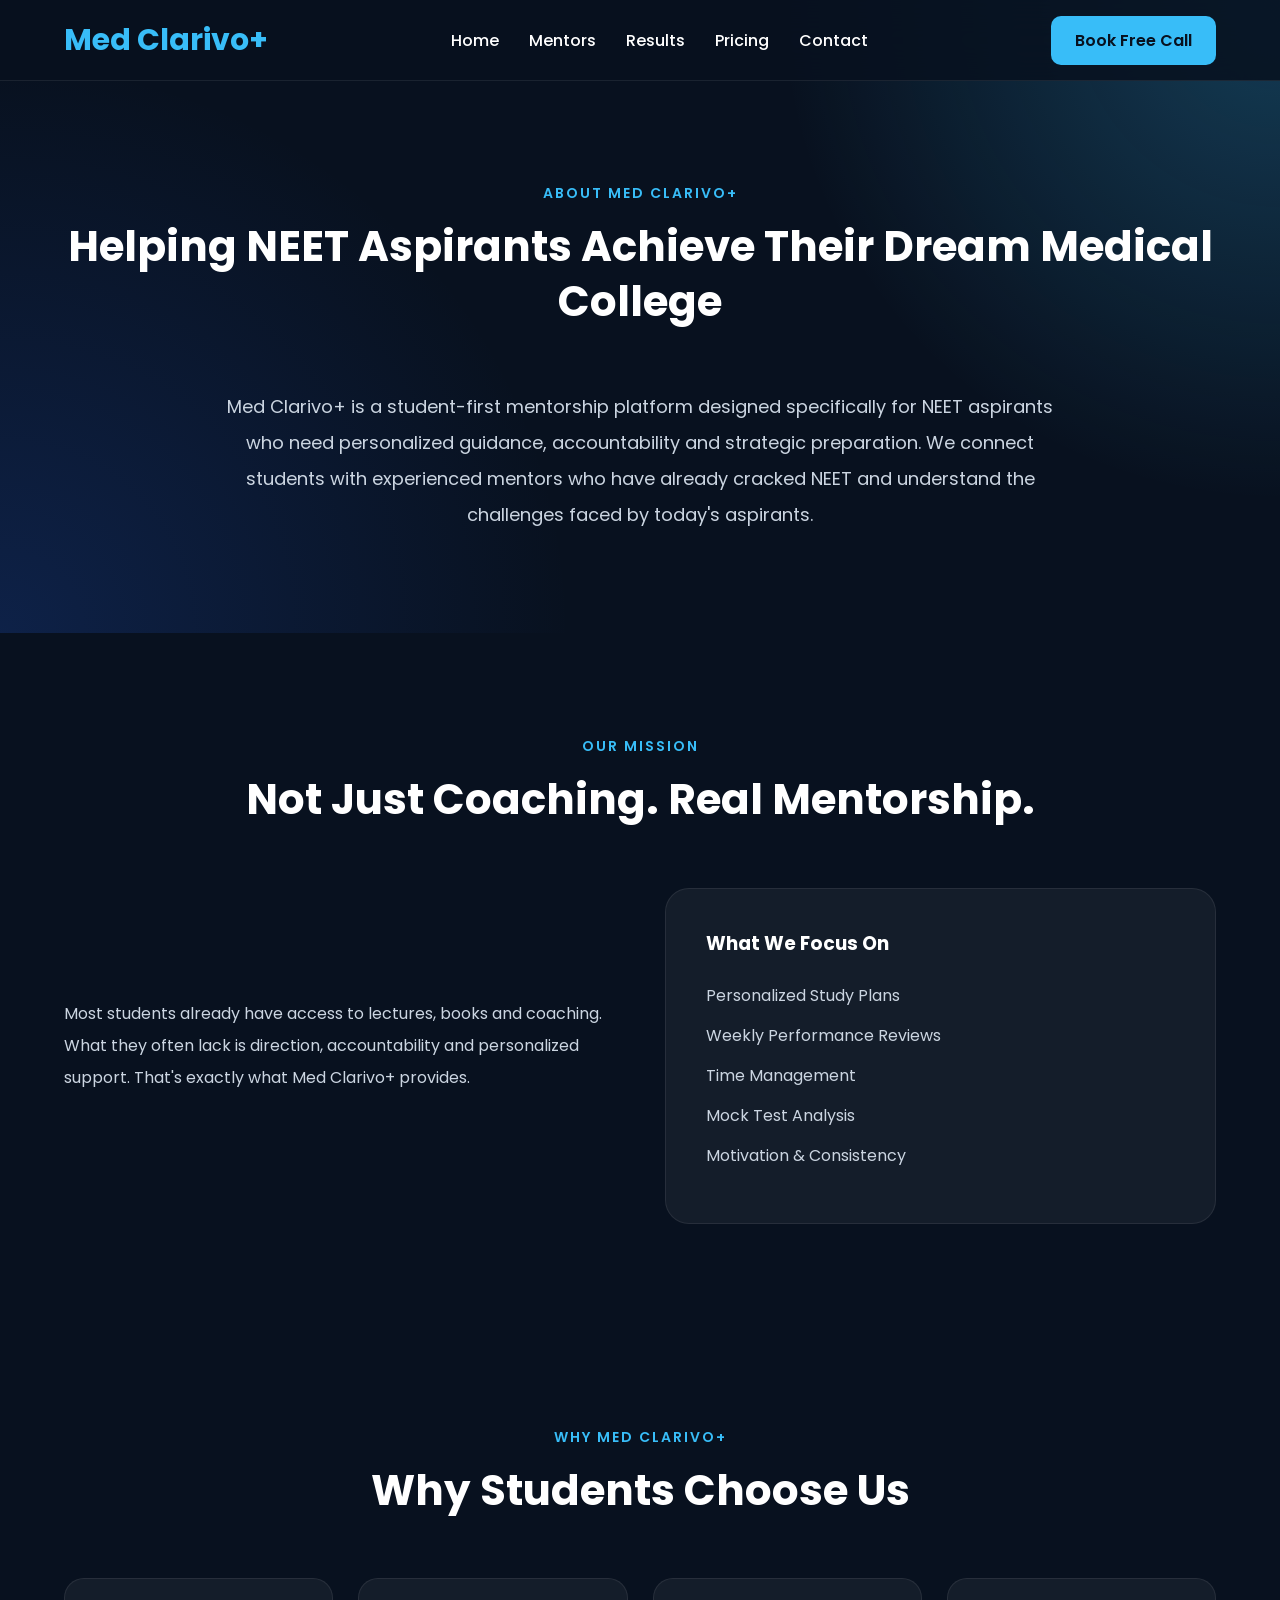
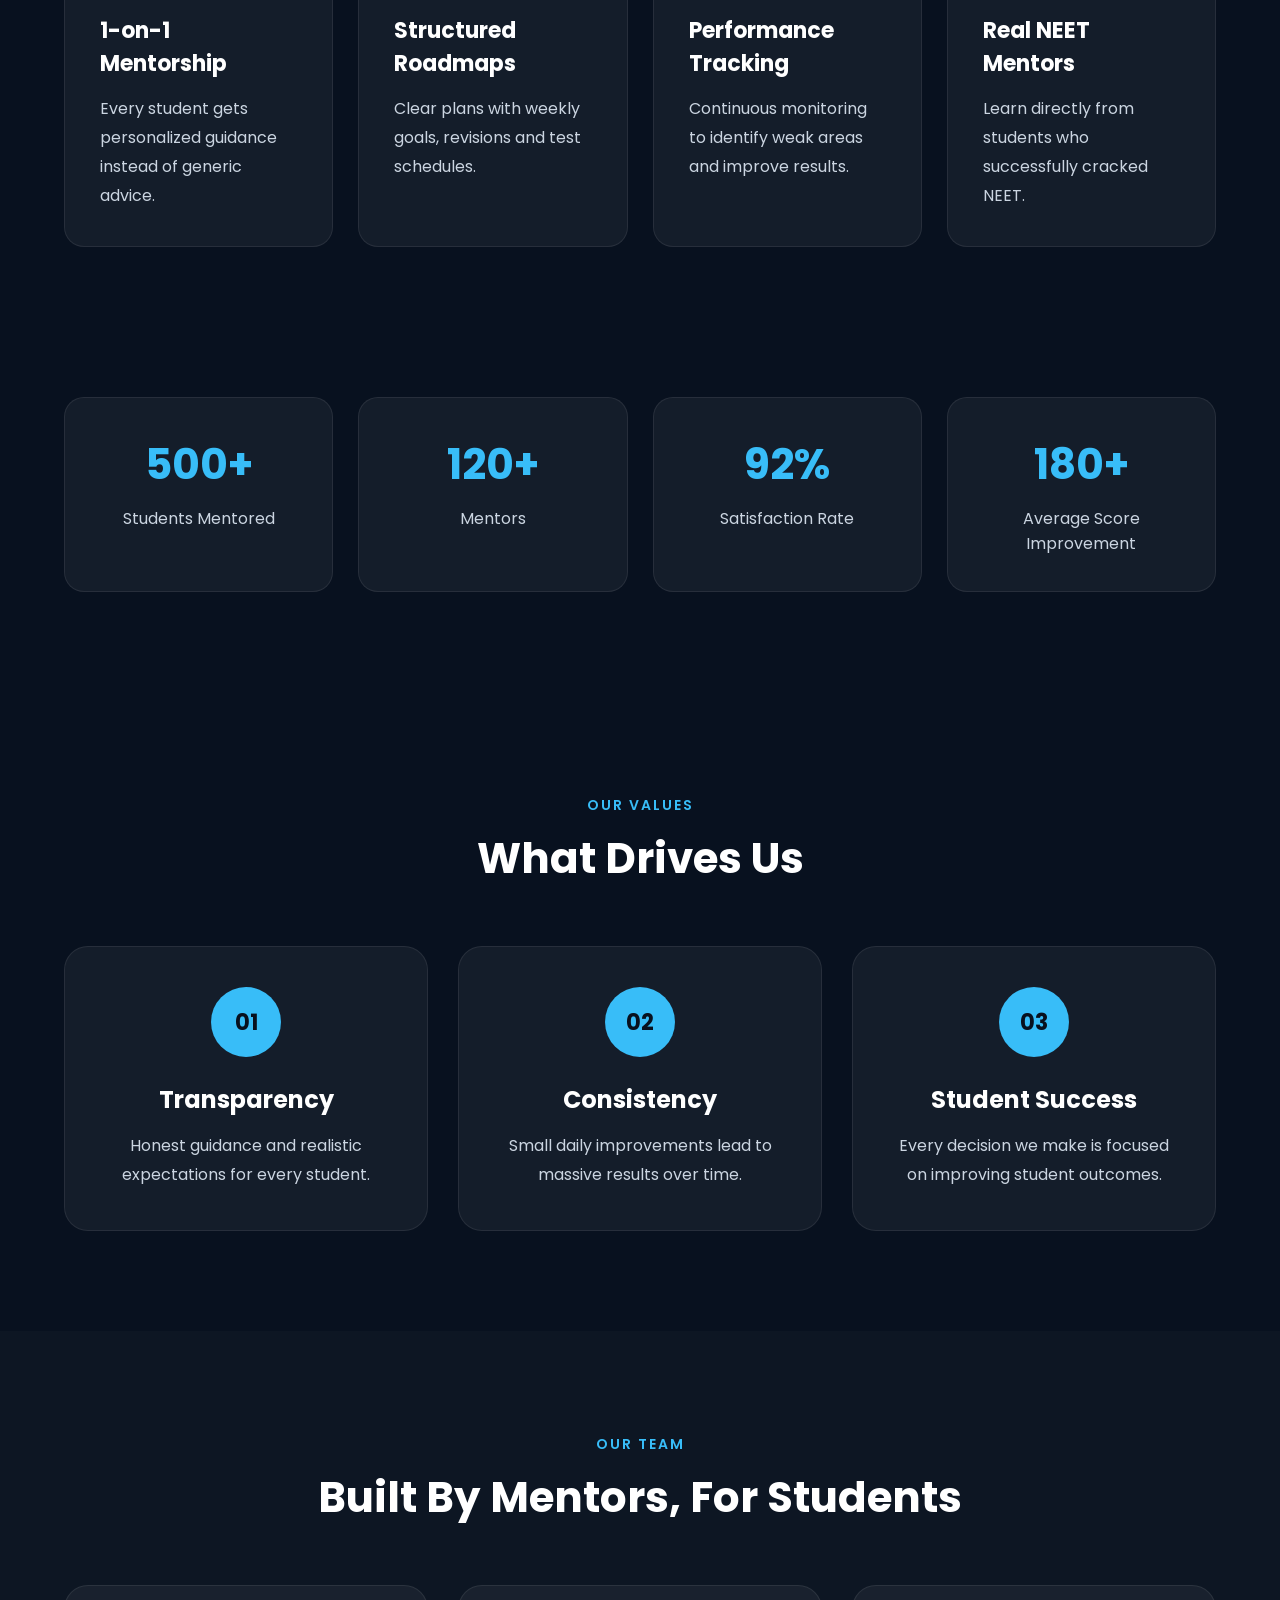
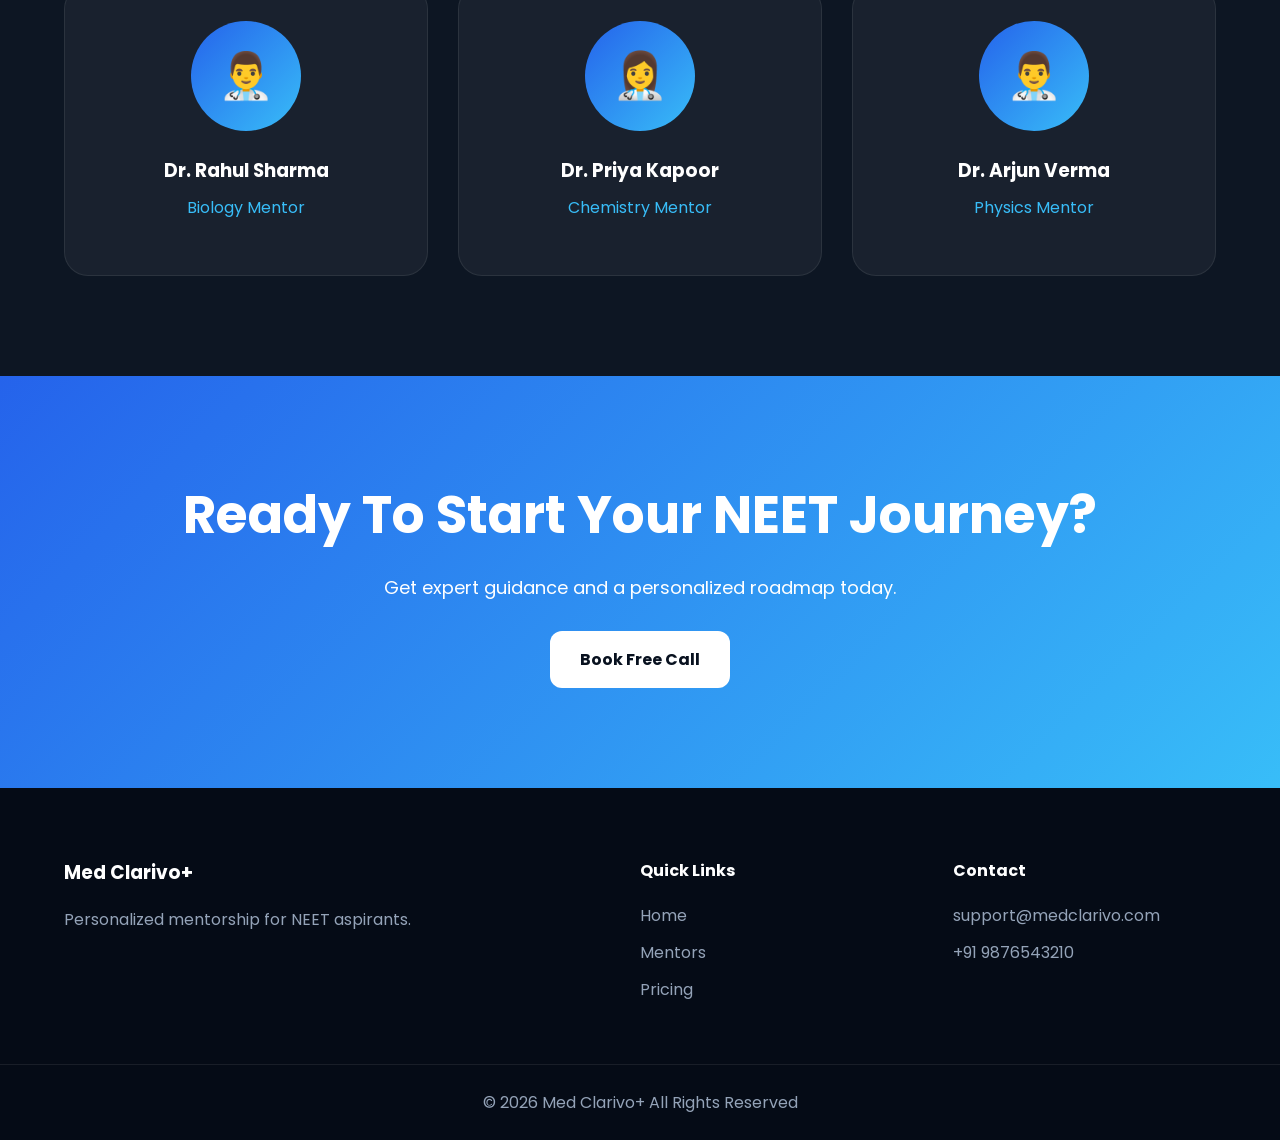
<file: about.html>
<!DOCTYPE html>
<html lang="en">

<head>

    <meta charset="UTF-8">

    <meta name="viewport"
        content="width=device-width, initial-scale=1.0">

    <title>
        About Us | Med Clarivo+
    </title>

    <link rel="stylesheet"
        href="style.css">

    <link href="https://fonts.googleapis.com/css2?family=Poppins:wght@300;400;500;600;700;800&display=swap"
        rel="stylesheet">

</head>

<body>

    <header class="navbar">

        <div class="container nav-container">

            <div class="logo">
                <h2>Med Clarivo+</h2>
            </div>

            <nav class="nav-links">

                <a href="index.html">Home</a>

                <a href="mentors.html">Mentors</a>

                <a href="results.html">Results</a>

                <a href="pricing.html">Pricing</a>

                <a href="contact.html">Contact</a>

            </nav>

            <a href="#"
                class="nav-btn">

                Book Free Call

            </a>

        </div>

    </header>

    <!-- HERO -->

    <section class="hero">

        <div class="container">

            <div class="section-title">

                <span>ABOUT MED CLARIVO+</span>

                <h2>
                    Helping NEET Aspirants
                    Achieve Their Dream Medical College
                </h2>

            </div>

            <p style="
                max-width:850px;
                margin:auto;
                text-align:center;
                color:#cbd5e1;
                line-height:2;
                font-size:18px;
            ">

                Med Clarivo+ is a student-first mentorship
                platform designed specifically for NEET
                aspirants who need personalized guidance,
                accountability and strategic preparation.

                We connect students with experienced mentors
                who have already cracked NEET and understand
                the challenges faced by today's aspirants.

            </p>

        </div>

    </section>

    <!-- MISSION -->

    <section>

        <div class="container">

            <div class="section-title">

                <span>OUR MISSION</span>

                <h2>
                    Not Just Coaching.
                    Real Mentorship.
                </h2>

            </div>

            <div class="parent-content">

                <div>

                    <p style="color:#cbd5e1;line-height:2;">

                        Most students already have access
                        to lectures, books and coaching.

                        What they often lack is direction,
                        accountability and personalized
                        support.

                        That's exactly what Med Clarivo+
                        provides.

                    </p>

                </div>

                <div class="parent-card">

                    <h3>
                        What We Focus On
                    </h3>

                    <ul>

                        <li>
                            Personalized Study Plans
                        </li>

                        <li>
                            Weekly Performance Reviews
                        </li>

                        <li>
                            Time Management
                        </li>

                        <li>
                            Mock Test Analysis
                        </li>

                        <li>
                            Motivation & Consistency
                        </li>

                    </ul>

                </div>

            </div>

        </div>

    </section>
    <!-- WHY CHOOSE US -->

    <section>

        <div class="container">

            <div class="section-title">

                <span>WHY MED CLARIVO+</span>

                <h2>
                    Why Students Choose Us
                </h2>

            </div>

            <div class="pain-grid">

                <div class="pain-card">

                    <h3>1-on-1 Mentorship</h3>

                    <p>
                        Every student gets personalized
                        guidance instead of generic advice.
                    </p>

                </div>

                <div class="pain-card">

                    <h3>Structured Roadmaps</h3>

                    <p>
                        Clear plans with weekly goals,
                        revisions and test schedules.
                    </p>

                </div>

                <div class="pain-card">

                    <h3>Performance Tracking</h3>

                    <p>
                        Continuous monitoring to identify
                        weak areas and improve results.
                    </p>

                </div>

                <div class="pain-card">

                    <h3>Real NEET Mentors</h3>

                    <p>
                        Learn directly from students who
                        successfully cracked NEET.
                    </p>

                </div>

            </div>

        </div>

    </section>

    <!-- STATS -->

    <section class="stats-section">

        <div class="container stats-grid">

            <div class="stat-card">

                <h2>500+</h2>

                <p>Students Mentored</p>

            </div>

            <div class="stat-card">

                <h2>120+</h2>

                <p>Mentors</p>

            </div>

            <div class="stat-card">

                <h2>92%</h2>

                <p>Satisfaction Rate</p>

            </div>

            <div class="stat-card">

                <h2>180+</h2>

                <p>Average Score Improvement</p>

            </div>

        </div>

    </section>

    <!-- VALUES -->

    <section>

        <div class="container">

            <div class="section-title">

                <span>OUR VALUES</span>

                <h2>
                    What Drives Us
                </h2>

            </div>

            <div class="process-grid">

                <div class="process-card">

                    <div class="step-number">
                        01
                    </div>

                    <h3>Transparency</h3>

                    <p>
                        Honest guidance and realistic
                        expectations for every student.
                    </p>

                </div>

                <div class="process-card">

                    <div class="step-number">
                        02
                    </div>

                    <h3>Consistency</h3>

                    <p>
                        Small daily improvements lead
                        to massive results over time.
                    </p>

                </div>

                <div class="process-card">

                    <div class="step-number">
                        03
                    </div>

                    <h3>Student Success</h3>

                    <p>
                        Every decision we make is focused
                        on improving student outcomes.
                    </p>

                </div>

            </div>

        </div>

    </section>

    <!-- TEAM -->

    <section class="testimonial-section">

        <div class="container">

            <div class="section-title">

                <span>OUR TEAM</span>

                <h2>
                    Built By Mentors,
                    For Students
                </h2>

            </div>

            <div class="mentor-grid">

                <div class="mentor-card">

                    <div class="mentor-image">
                        👨‍⚕️
                    </div>

                    <h3>Dr. Rahul Sharma</h3>

                    <p class="mentor-role">
                        Biology Mentor
                    </p>

                </div>

                <div class="mentor-card">

                    <div class="mentor-image">
                        👩‍⚕️
                    </div>

                    <h3>Dr. Priya Kapoor</h3>

                    <p class="mentor-role">
                        Chemistry Mentor
                    </p>

                </div>

                <div class="mentor-card">

                    <div class="mentor-image">
                        👨‍⚕️
                    </div>

                    <h3>Dr. Arjun Verma</h3>

                    <p class="mentor-role">
                        Physics Mentor
                    </p>

                </div>

            </div>

        </div>

    </section>

    <!-- CTA -->

    <section class="final-cta">

        <div class="container">

            <h2>
                Ready To Start Your NEET Journey?
            </h2>

            <p>
                Get expert guidance and a personalized
                roadmap today.
            </p>

            <a href="#"
                class="cta-btn">

                Book Free Call

            </a>

        </div>

    </section>

    <!-- FOOTER -->

    <footer class="footer">

        <div class="container footer-grid">

            <div>

                <h3>Med Clarivo+</h3>

                <p>
                    Personalized mentorship for
                    NEET aspirants.
                </p>

            </div>

            <div>

                <h4>Quick Links</h4>

                <ul>

                    <li>
                        <a href="index.html">Home</a>
                    </li>

                    <li>
                        <a href="mentors.html">Mentors</a>
                    </li>

                    <li>
                        <a href="pricing.html">Pricing</a>
                    </li>

                </ul>

            </div>

            <div>

                <h4>Contact</h4>

                <p>support@medclarivo.com</p>

                <p>+91 9876543210</p>

            </div>

        </div>

        <div class="copyright">

            © 2026 Med Clarivo+ All Rights Reserved

        </div>

    </footer>

</body>

</html>
</file>
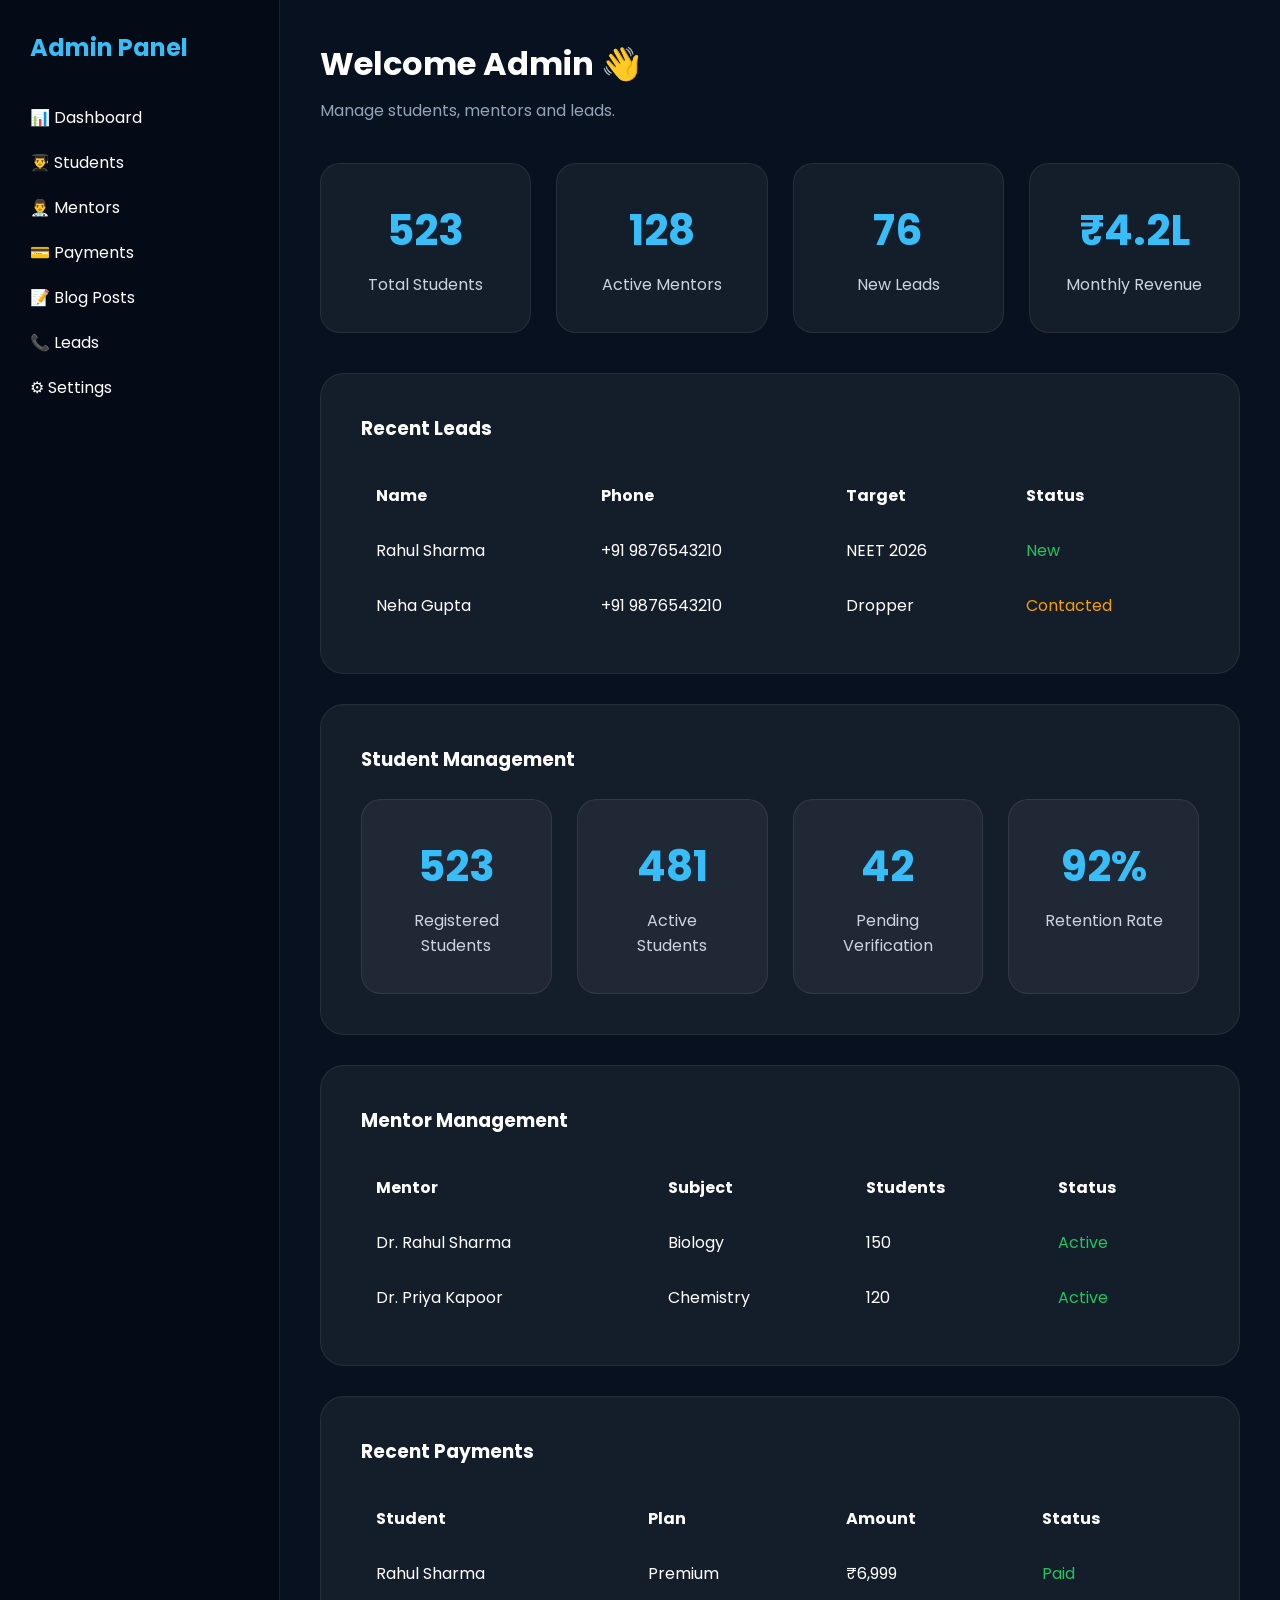
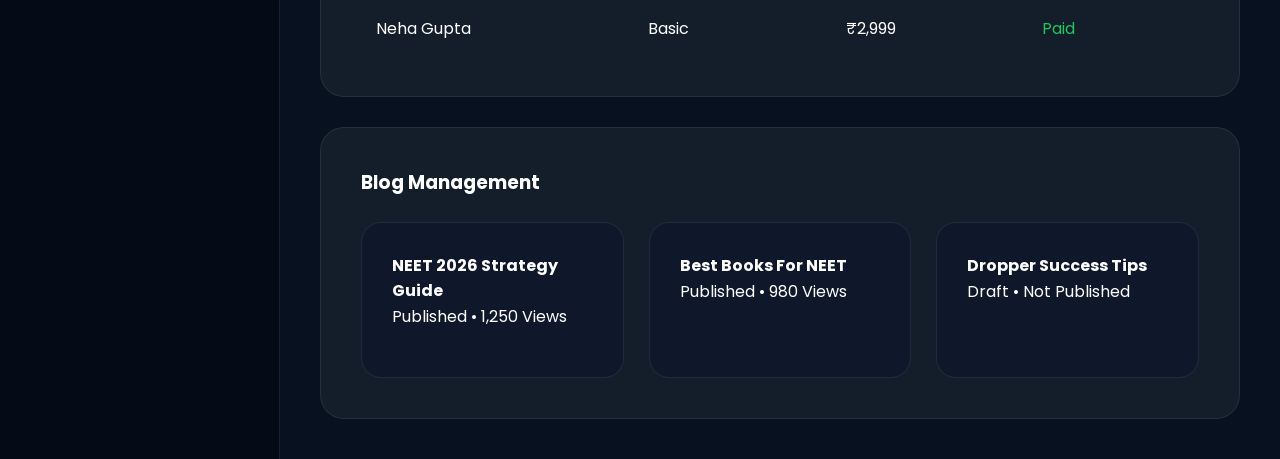
<file: admin-dashboard.html>
<!DOCTYPE html>
<html lang="en">

<head>

    <meta charset="UTF-8">

    <meta name="viewport"
        content="width=device-width, initial-scale=1.0">

    <title>
        Admin Dashboard | Med Clarivo+
    </title>

    <link rel="stylesheet"
        href="style.css">

    <link href="https://fonts.googleapis.com/css2?family=Poppins:wght@300;400;500;600;700;800&display=swap"
        rel="stylesheet">

</head>

<body>

    <div style="
        display:flex;
        min-height:100vh;
        background:#08111f;
    ">

        <!-- SIDEBAR -->

        <aside style="
            width:280px;
            background:#050b16;
            padding:30px;
            border-right:1px solid rgba(255,255,255,.08);
        ">

            <h2 style="
                color:#38bdf8;
                margin-bottom:40px;
            ">
                Admin Panel
            </h2>

            <ul style="
                display:flex;
                flex-direction:column;
                gap:20px;
            ">

                <li><a href="#" style="color:white;">📊 Dashboard</a></li>

                <li><a href="#" style="color:white;">👨‍🎓 Students</a></li>

                <li><a href="#" style="color:white;">👨‍⚕️ Mentors</a></li>

                <li><a href="#" style="color:white;">💳 Payments</a></li>

                <li><a href="#" style="color:white;">📝 Blog Posts</a></li>

                <li><a href="#" style="color:white;">📞 Leads</a></li>

                <li><a href="#" style="color:white;">⚙ Settings</a></li>

            </ul>

        </aside>

        <!-- MAIN CONTENT -->

        <main style="
            flex:1;
            padding:40px;
        ">

            <h1>
                Welcome Admin 👋
            </h1>

            <p style="
                color:#94a3b8;
                margin-top:10px;
            ">
                Manage students, mentors and leads.
            </p>

            <!-- STATS -->

            <div class="stats-grid"
                style="margin-top:40px;">

                <div class="stat-card">

                    <h2>523</h2>

                    <p>
                        Total Students
                    </p>

                </div>

                <div class="stat-card">

                    <h2>128</h2>

                    <p>
                        Active Mentors
                    </p>

                </div>

                <div class="stat-card">

                    <h2>76</h2>

                    <p>
                        New Leads
                    </p>

                </div>

                <div class="stat-card">

                    <h2>₹4.2L</h2>

                    <p>
                        Monthly Revenue
                    </p>

                </div>

            </div>

            <!-- LEADS TABLE -->

            <div class="parent-card"
                style="margin-top:40px;">

                <h3>
                    Recent Leads
                </h3>

                <table style="
                    width:100%;
                    margin-top:20px;
                    border-collapse:collapse;
                ">

                    <tr>

                        <th style="padding:15px;text-align:left;">
                            Name
                        </th>

                        <th style="padding:15px;text-align:left;">
                            Phone
                        </th>

                        <th style="padding:15px;text-align:left;">
                            Target
                        </th>

                        <th style="padding:15px;text-align:left;">
                            Status
                        </th>

                    </tr>

                    <tr>

                        <td style="padding:15px;">
                            Rahul Sharma
                        </td>

                        <td style="padding:15px;">
                            +91 9876543210
                        </td>

                        <td style="padding:15px;">
                            NEET 2026
                        </td>

                        <td style="padding:15px;color:#22c55e;">
                            New
                        </td>

                    </tr>

                    <tr>

                        <td style="padding:15px;">
                            Neha Gupta
                        </td>

                        <td style="padding:15px;">
                            +91 9876543210
                        </td>

                        <td style="padding:15px;">
                            Dropper
                        </td>

                        <td style="padding:15px;color:#f59e0b;">
                            Contacted
                        </td>

                    </tr>

                </table>

            </div>
            <!-- STUDENT MANAGEMENT -->

            <div class="parent-card"
                style="margin-top:30px;">

                <h3>
                    Student Management
                </h3>

                <div class="stats-grid"
                    style="margin-top:25px;">

                    <div class="stat-card">
                        <h2>523</h2>
                        <p>Registered Students</p>
                    </div>

                    <div class="stat-card">
                        <h2>481</h2>
                        <p>Active Students</p>
                    </div>

                    <div class="stat-card">
                        <h2>42</h2>
                        <p>Pending Verification</p>
                    </div>

                    <div class="stat-card">
                        <h2>92%</h2>
                        <p>Retention Rate</p>
                    </div>

                </div>

            </div>

            <!-- MENTOR MANAGEMENT -->

            <div class="parent-card"
                style="margin-top:30px;">

                <h3>
                    Mentor Management
                </h3>

                <table style="
                    width:100%;
                    margin-top:20px;
                    border-collapse:collapse;
                ">

                    <tr>

                        <th style="padding:15px;text-align:left;">
                            Mentor
                        </th>

                        <th style="padding:15px;text-align:left;">
                            Subject
                        </th>

                        <th style="padding:15px;text-align:left;">
                            Students
                        </th>

                        <th style="padding:15px;text-align:left;">
                            Status
                        </th>

                    </tr>

                    <tr>

                        <td style="padding:15px;">
                            Dr. Rahul Sharma
                        </td>

                        <td style="padding:15px;">
                            Biology
                        </td>

                        <td style="padding:15px;">
                            150
                        </td>

                        <td style="padding:15px;color:#22c55e;">
                            Active
                        </td>

                    </tr>

                    <tr>

                        <td style="padding:15px;">
                            Dr. Priya Kapoor
                        </td>

                        <td style="padding:15px;">
                            Chemistry
                        </td>

                        <td style="padding:15px;">
                            120
                        </td>

                        <td style="padding:15px;color:#22c55e;">
                            Active
                        </td>

                    </tr>

                </table>

            </div>

            <!-- PAYMENTS -->

            <div class="parent-card"
                style="margin-top:30px;">

                <h3>
                    Recent Payments
                </h3>

                <table style="
                    width:100%;
                    margin-top:20px;
                    border-collapse:collapse;
                ">

                    <tr>

                        <th style="padding:15px;text-align:left;">
                            Student
                        </th>

                        <th style="padding:15px;text-align:left;">
                            Plan
                        </th>

                        <th style="padding:15px;text-align:left;">
                            Amount
                        </th>

                        <th style="padding:15px;text-align:left;">
                            Status
                        </th>

                    </tr>

                    <tr>

                        <td style="padding:15px;">
                            Rahul Sharma
                        </td>

                        <td style="padding:15px;">
                            Premium
                        </td>

                        <td style="padding:15px;">
                            ₹6,999
                        </td>

                        <td style="padding:15px;color:#22c55e;">
                            Paid
                        </td>

                    </tr>

                    <tr>

                        <td style="padding:15px;">
                            Neha Gupta
                        </td>

                        <td style="padding:15px;">
                            Basic
                        </td>

                        <td style="padding:15px;">
                            ₹2,999
                        </td>

                        <td style="padding:15px;color:#22c55e;">
                            Paid
                        </td>

                    </tr>

                </table>

            </div>

            <!-- BLOG MANAGEMENT -->

            <div class="parent-card"
                style="margin-top:30px;">

                <h3>
                    Blog Management
                </h3>

                <div class="testimonial-grid"
                    style="margin-top:25px;">

                    <div class="chat-card">

                        <h4>
                            NEET 2026 Strategy Guide
                        </h4>

                        <p class="student-msg">
                            Published • 1,250 Views
                        </p>

                    </div>

                    <div class="chat-card">

                        <h4>
                            Best Books For NEET
                        </h4>

                        <p class="student-msg">
                            Published • 980 Views
                        </p>

                    </div>

                    <div class="chat-card">

                        <h4>
                            Dropper Success Tips
                        </h4>

                        <p class="student-msg">
                            Draft • Not Published
                        </p>

                    </div>

                </div>

            </div>

        </main>

    </div>

    <script src="script.js"></script>

</body>

</html>
</file>
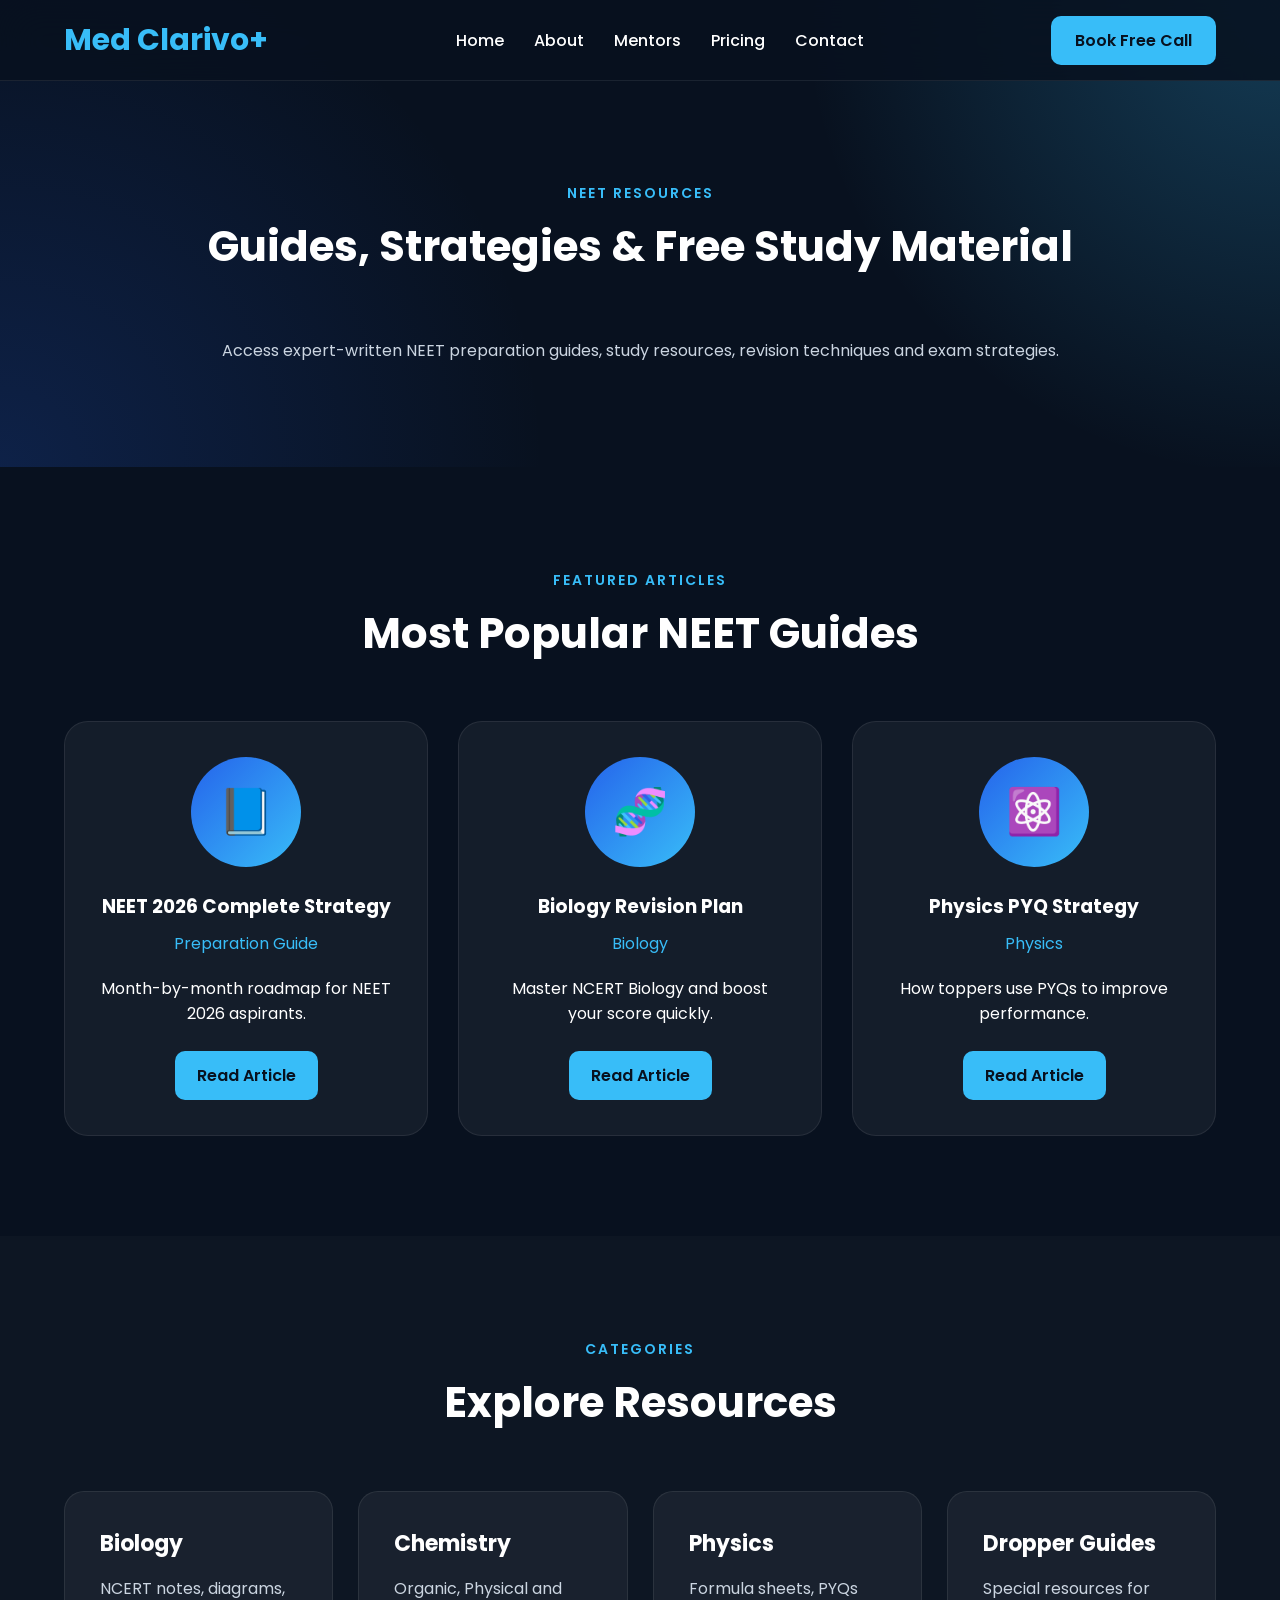
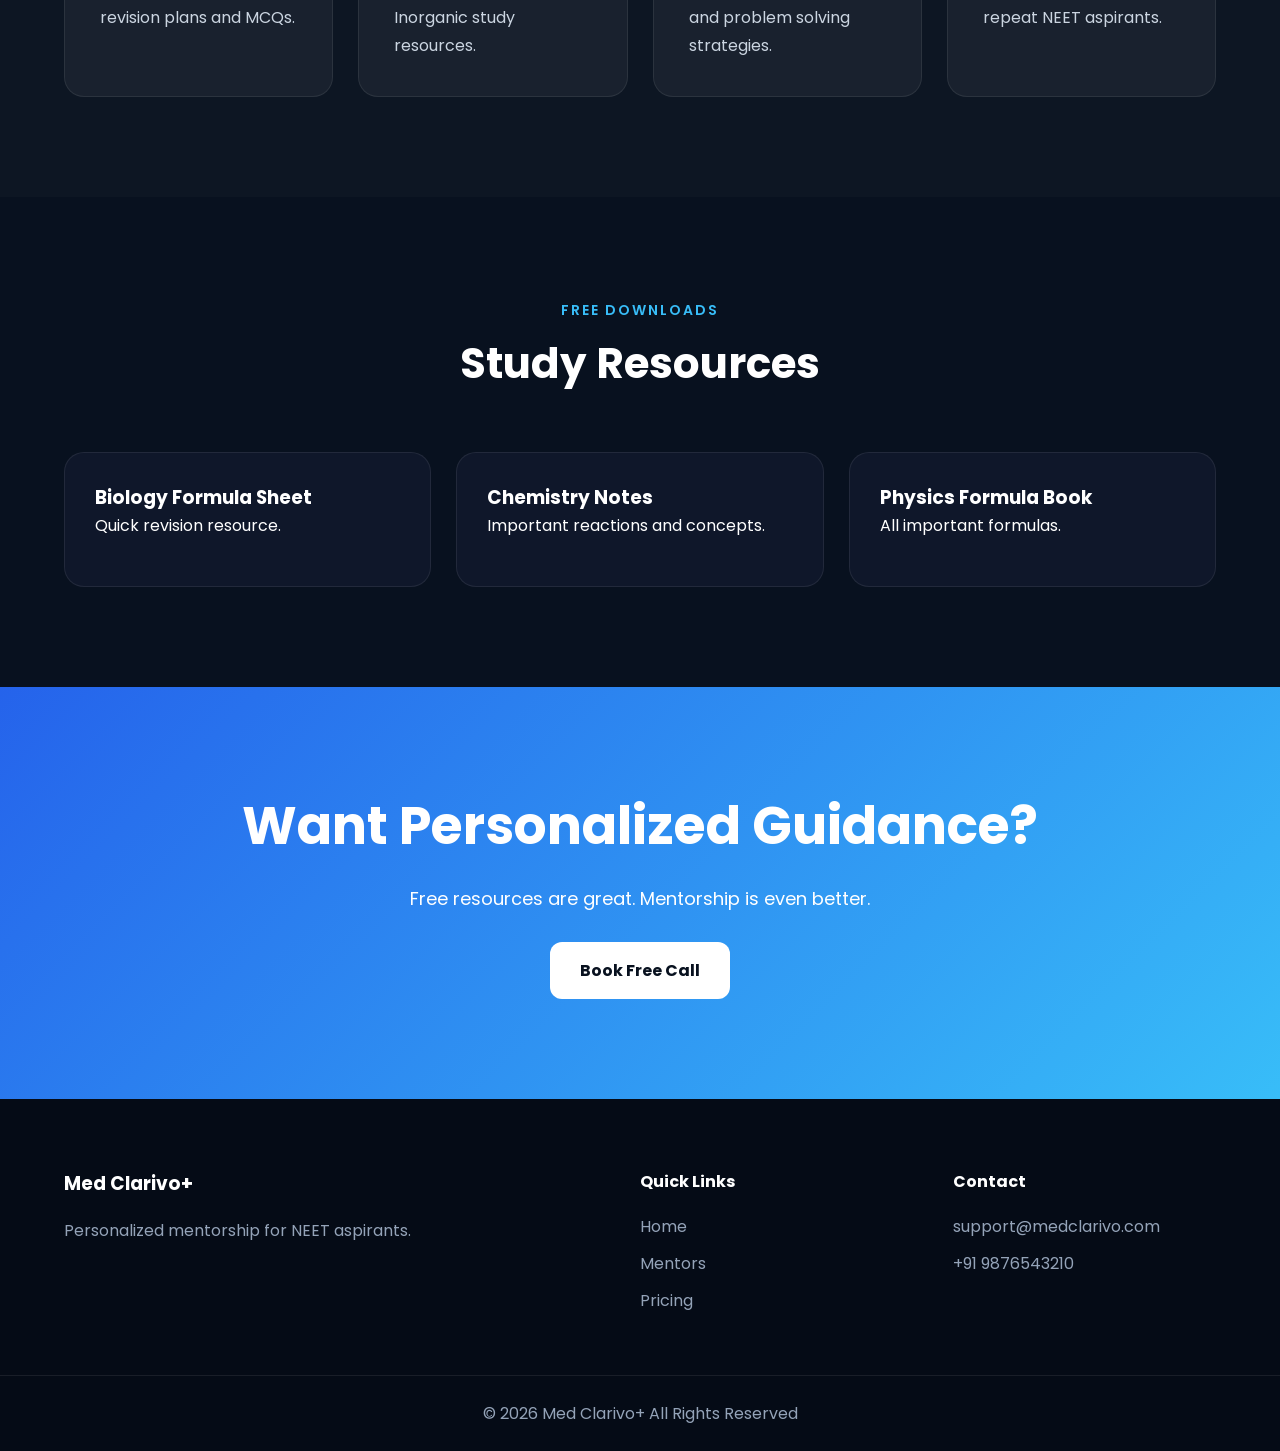
<file: blog.html>
<!DOCTYPE html>
<html lang="en">

<head>

<meta charset="UTF-8">
<meta name="viewport" content="width=device-width, initial-scale=1.0">

<title>NEET Resources & Blog | Med Clarivo+</title>

<link rel="stylesheet" href="style.css">

<link href="https://fonts.googleapis.com/css2?family=Poppins:wght@300;400;500;600;700;800&display=swap" rel="stylesheet">

</head>

<body>

<header class="navbar">

<div class="container nav-container">

<div class="logo">
<h2>Med Clarivo+</h2>
</div>

<nav class="nav-links">

<a href="index.html">Home</a>
<a href="about.html">About</a>
<a href="mentors.html">Mentors</a>
<a href="pricing.html">Pricing</a>
<a href="contact.html">Contact</a>

</nav>

<a href="#" class="nav-btn">
Book Free Call
</a>

</div>

</header>

<section class="hero">

<div class="container">

<div class="section-title">

<span>NEET RESOURCES</span>

<h2>
Guides, Strategies &
Free Study Material
</h2>

</div>

<p style="
max-width:850px;
margin:auto;
text-align:center;
color:#cbd5e1;
line-height:2;
">

Access expert-written NEET preparation guides,
study resources, revision techniques and
exam strategies.

</p>

</div>

</section>

<section>

<div class="container">

<div class="section-title">

<span>FEATURED ARTICLES</span>

<h2>
Most Popular NEET Guides
</h2>

</div>

<div class="mentor-grid">

<div class="mentor-card">

<div class="mentor-image">📘</div>

<h3>
NEET 2026 Complete Strategy
</h3>

<p class="mentor-role">
Preparation Guide
</p>

<p>
Month-by-month roadmap for
NEET 2026 aspirants.
</p>

<br>

<a href="#" class="mentor-btn">
Read Article
</a>

</div>

<div class="mentor-card">

<div class="mentor-image">🧬</div>

<h3>
Biology Revision Plan
</h3>

<p class="mentor-role">
Biology
</p>

<p>
Master NCERT Biology and
boost your score quickly.
</p>

<br>

<a href="#" class="mentor-btn">
Read Article
</a>

</div>

<div class="mentor-card">

<div class="mentor-image">⚛️</div>

<h3>
Physics PYQ Strategy
</h3>

<p class="mentor-role">
Physics
</p>

<p>
How toppers use PYQs to
improve performance.
</p>

<br>

<a href="#" class="mentor-btn">
Read Article
</a>

</div>

</div>

</div>

</section>

<section class="testimonial-section">

<div class="container">

<div class="section-title">

<span>CATEGORIES</span>

<h2>
Explore Resources
</h2>

</div>

<div class="pain-grid">

<div class="pain-card">

<h3>Biology</h3>

<p>
NCERT notes, diagrams,
revision plans and MCQs.
</p>

</div>

<div class="pain-card">

<h3>Chemistry</h3>

<p>
Organic, Physical and
Inorganic study resources.
</p>

</div>

<div class="pain-card">

<h3>Physics</h3>

<p>
Formula sheets, PYQs and
problem solving strategies.
</p>

</div>

<div class="pain-card">

<h3>Dropper Guides</h3>

<p>
Special resources for
repeat NEET aspirants.
</p>

</div>

</div>

</div>

</section>

<section>

<div class="container">

<div class="section-title">

<span>FREE DOWNLOADS</span>

<h2>
Study Resources
</h2>

</div>

<div class="testimonial-grid">

<div class="chat-card">

<h3>
Biology Formula Sheet
</h3>

<p class="student-msg">
Quick revision resource.
</p>

</div>

<div class="chat-card">

<h3>
Chemistry Notes
</h3>

<p class="student-msg">
Important reactions and concepts.
</p>

</div>

<div class="chat-card">

<h3>
Physics Formula Book
</h3>

<p class="student-msg">
All important formulas.
</p>

</div>

</div>

</div>

</section>

<section class="final-cta">

<div class="container">

<h2>
Want Personalized Guidance?
</h2>

<p>
Free resources are great.
Mentorship is even better.
</p>

<a href="#" class="cta-btn">
Book Free Call
</a>

</div>

</section>

<footer class="footer">

<div class="container footer-grid">

<div>

<h3>Med Clarivo+</h3>

<p>
Personalized mentorship
for NEET aspirants.
</p>

</div>

<div>

<h4>Quick Links</h4>

<ul>

<li><a href="index.html">Home</a></li>
<li><a href="mentors.html">Mentors</a></li>
<li><a href="pricing.html">Pricing</a></li>

</ul>

</div>

<div>

<h4>Contact</h4>

<p>support@medclarivo.com</p>
<p>+91 9876543210</p>

</div>

</div>

<div class="copyright">

© 2026 Med Clarivo+ All Rights Reserved

</div>

</footer>

<script src="script.js"></script>

</body>
</html>
</file>
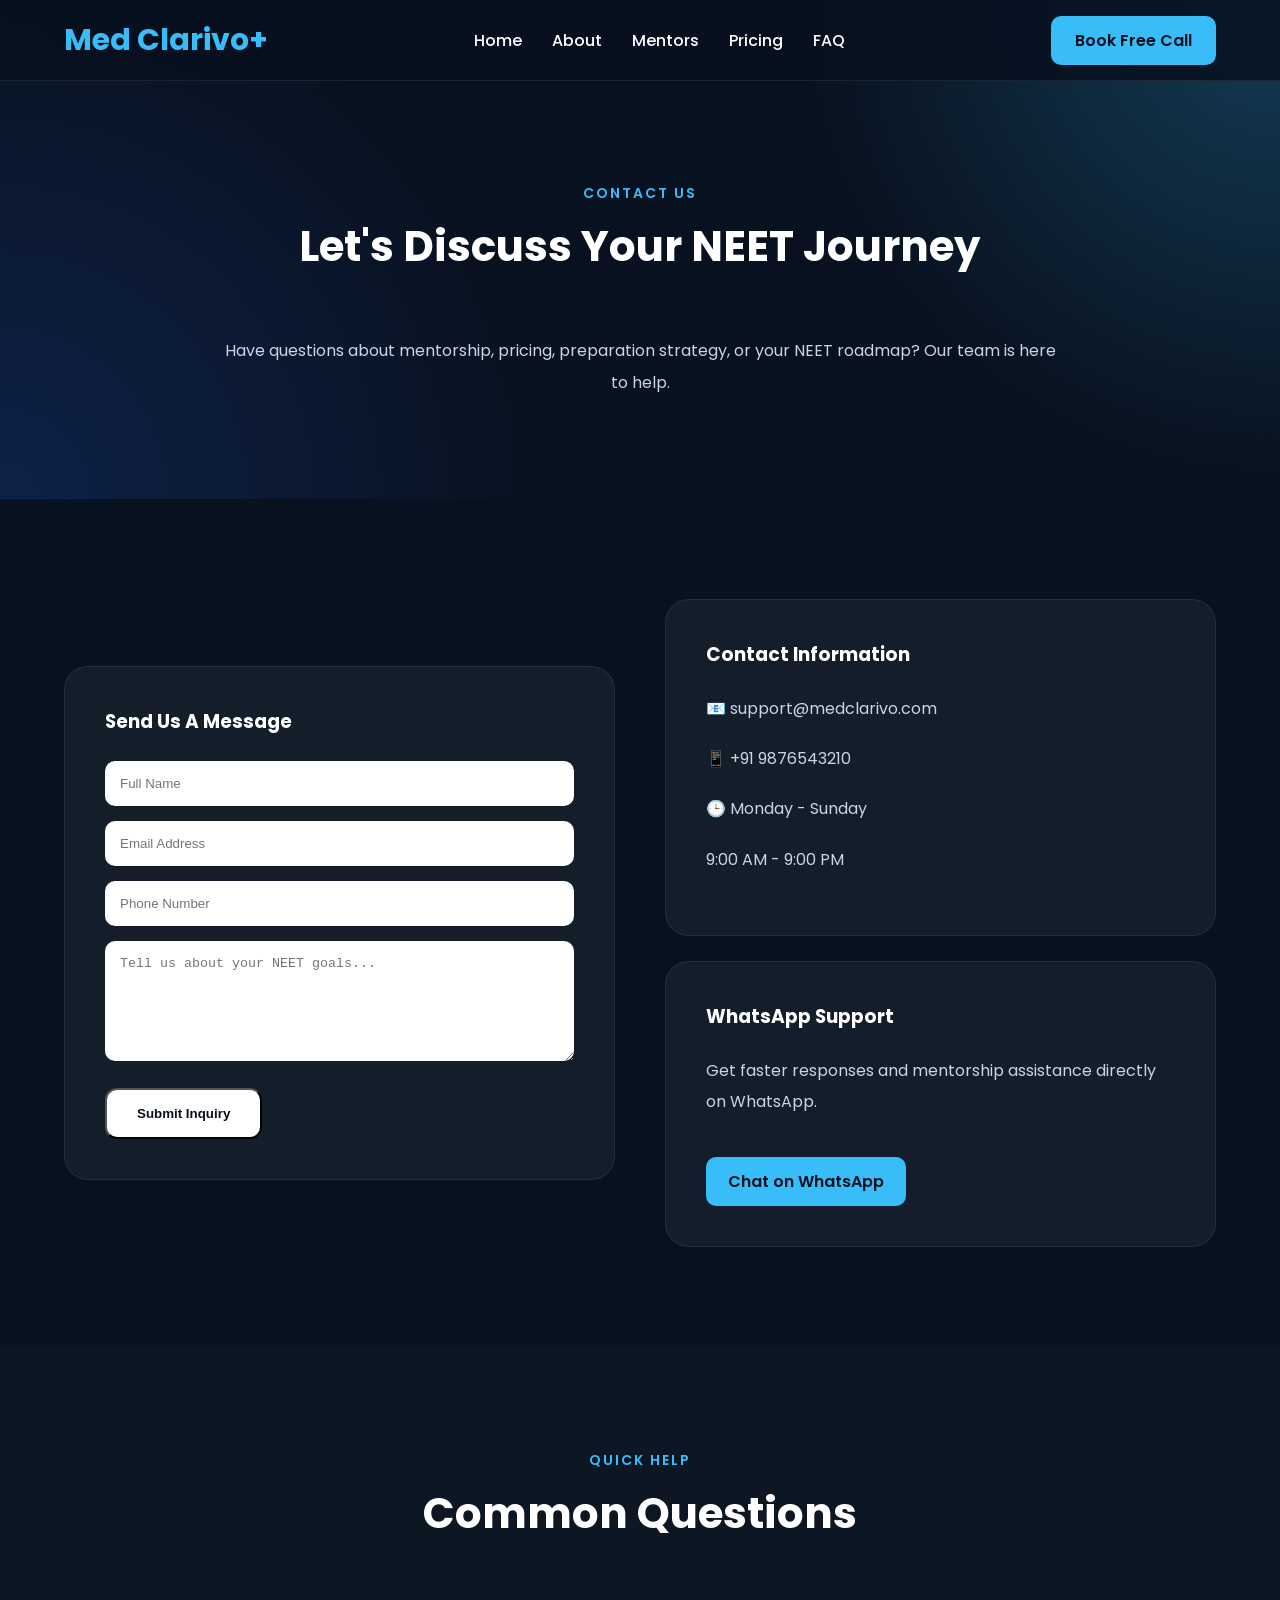
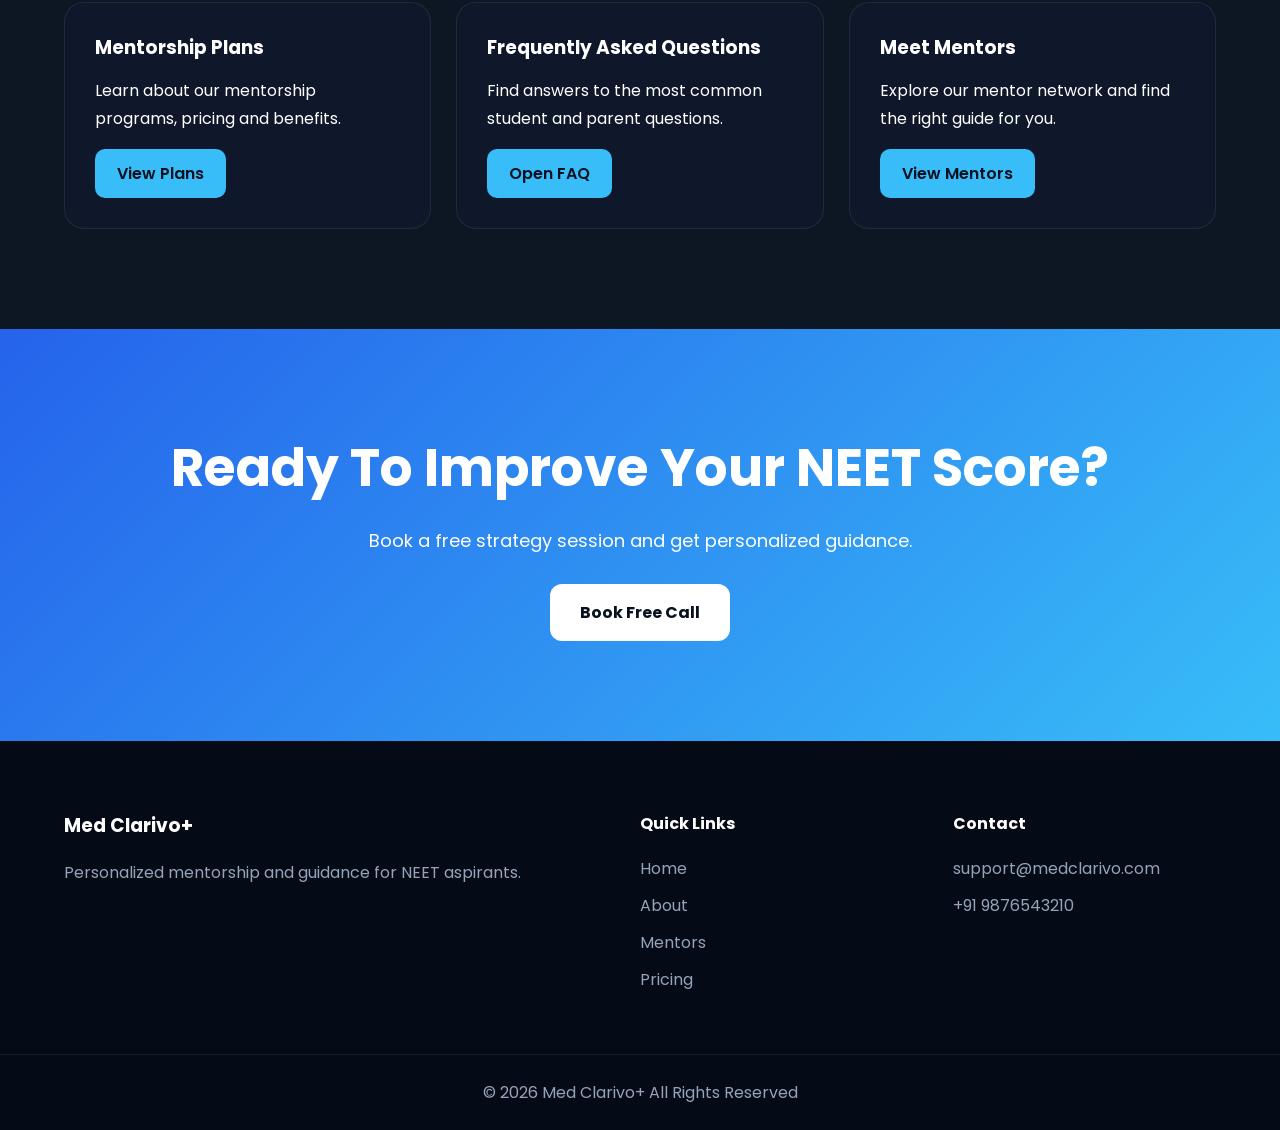
<file: contact.html>
<!DOCTYPE html>
<html lang="en">

<head>

    <meta charset="UTF-8">

    <meta name="viewport"
        content="width=device-width, initial-scale=1.0">

    <title>
        Contact Us | Med Clarivo+
    </title>

    <link rel="stylesheet"
        href="style.css">

    <link href="https://fonts.googleapis.com/css2?family=Poppins:wght@300;400;500;600;700;800&display=swap"
        rel="stylesheet">

</head>

<body>

    <header class="navbar">

        <div class="container nav-container">

            <div class="logo">
                <h2>Med Clarivo+</h2>
            </div>

            <nav class="nav-links">

                <a href="index.html">Home</a>
                <a href="about.html">About</a>
                <a href="mentors.html">Mentors</a>
                <a href="pricing.html">Pricing</a>
                <a href="faq.html">FAQ</a>

            </nav>

            <a href="#"
                class="nav-btn">

                Book Free Call

            </a>

        </div>

    </header>

    <!-- HERO -->

    <section class="hero">

        <div class="container">

            <div class="section-title">

                <span>CONTACT US</span>

                <h2>
                    Let's Discuss Your
                    NEET Journey
                </h2>

            </div>

            <p style="
                max-width:850px;
                margin:auto;
                text-align:center;
                color:#cbd5e1;
                line-height:2;
            ">

                Have questions about mentorship,
                pricing, preparation strategy,
                or your NEET roadmap?
                Our team is here to help.

            </p>

        </div>

    </section>

    <!-- CONTACT SECTION -->

    <section>

        <div class="container">

            <div class="parent-content">

                <!-- FORM -->

                <div class="parent-card">

                    <h3 style="margin-bottom:25px;">
                        Send Us A Message
                    </h3>

                    <form>

                        <input type="text"
                            placeholder="Full Name"
                            style="
                            width:100%;
                            padding:15px;
                            margin-bottom:15px;
                            border-radius:10px;
                            border:none;
                        ">

                        <input type="email"
                            placeholder="Email Address"
                            style="
                            width:100%;
                            padding:15px;
                            margin-bottom:15px;
                            border-radius:10px;
                            border:none;
                        ">

                        <input type="tel"
                            placeholder="Phone Number"
                            style="
                            width:100%;
                            padding:15px;
                            margin-bottom:15px;
                            border-radius:10px;
                            border:none;
                        ">

                        <textarea
                            placeholder="Tell us about your NEET goals..."
                            rows="6"
                            style="
                            width:100%;
                            padding:15px;
                            margin-bottom:20px;
                            border-radius:10px;
                            border:none;
                        "></textarea>

                        <button
                            type="submit"
                            class="cta-btn">

                            Submit Inquiry

                        </button>

                    </form>

                </div>

                <!-- CONTACT INFO -->

                <div>

                    <div class="parent-card">

                        <h3>
                            Contact Information
                        </h3>

                        <p style="margin-top:20px;">
                            📧 support@medclarivo.com
                        </p>

                        <p>
                            📱 +91 9876543210
                        </p>

                        <p>
                            🕒 Monday - Sunday
                        </p>

                        <p>
                            9:00 AM - 9:00 PM
                        </p>

                    </div>

                    <div class="parent-card"
                        style="margin-top:25px;">

                        <h3>
                            WhatsApp Support
                        </h3>

                        <p style="
                            margin-top:20px;
                            color:#cbd5e1;
                        ">

                            Get faster responses and
                            mentorship assistance
                            directly on WhatsApp.

                        </p>

                        <a href="#"
                            class="mentor-btn"
                            style="margin-top:20px;display:inline-block;">

                            Chat on WhatsApp

                        </a>

                    </div>

                </div>

            </div>

        </div>

    </section>
    <!-- QUICK HELP -->

    <section class="testimonial-section">

        <div class="container">

            <div class="section-title">

                <span>QUICK HELP</span>

                <h2>
                    Common Questions
                </h2>

            </div>

            <div class="testimonial-grid">

                <div class="chat-card">

                    <h3 style="margin-bottom:15px;">
                        Mentorship Plans
                    </h3>

                    <p class="student-msg">

                        Learn about our mentorship
                        programs, pricing and benefits.

                    </p>

                    <a href="pricing.html"
                        class="mentor-btn">

                        View Plans

                    </a>

                </div>

                <div class="chat-card">

                    <h3 style="margin-bottom:15px;">
                        Frequently Asked Questions
                    </h3>

                    <p class="student-msg">

                        Find answers to the most common
                        student and parent questions.

                    </p>

                    <a href="faq.html"
                        class="mentor-btn">

                        Open FAQ

                    </a>

                </div>

                <div class="chat-card">

                    <h3 style="margin-bottom:15px;">
                        Meet Mentors
                    </h3>

                    <p class="student-msg">

                        Explore our mentor network and
                        find the right guide for you.

                    </p>

                    <a href="mentors.html"
                        class="mentor-btn">

                        View Mentors

                    </a>

                </div>

            </div>

        </div>

    </section>

    <!-- CTA -->

    <section class="final-cta">

        <div class="container">

            <h2>
                Ready To Improve Your NEET Score?
            </h2>

            <p>
                Book a free strategy session and
                get personalized guidance.
            </p>

            <a href="#"
                class="cta-btn">

                Book Free Call

            </a>

        </div>

    </section>

    <!-- FOOTER -->

    <footer class="footer">

        <div class="container footer-grid">

            <div>

                <h3>Med Clarivo+</h3>

                <p>

                    Personalized mentorship and
                    guidance for NEET aspirants.

                </p>

            </div>

            <div>

                <h4>Quick Links</h4>

                <ul>

                    <li>
                        <a href="index.html">Home</a>
                    </li>

                    <li>
                        <a href="about.html">About</a>
                    </li>

                    <li>
                        <a href="mentors.html">Mentors</a>
                    </li>

                    <li>
                        <a href="pricing.html">Pricing</a>
                    </li>

                </ul>

            </div>

            <div>

                <h4>Contact</h4>

                <p>support@medclarivo.com</p>

                <p>+91 9876543210</p>

            </div>

        </div>

        <div class="copyright">

            © 2026 Med Clarivo+ All Rights Reserved

        </div>

    </footer>

    <script src="script.js"></script>

</body>

</html>
</file>
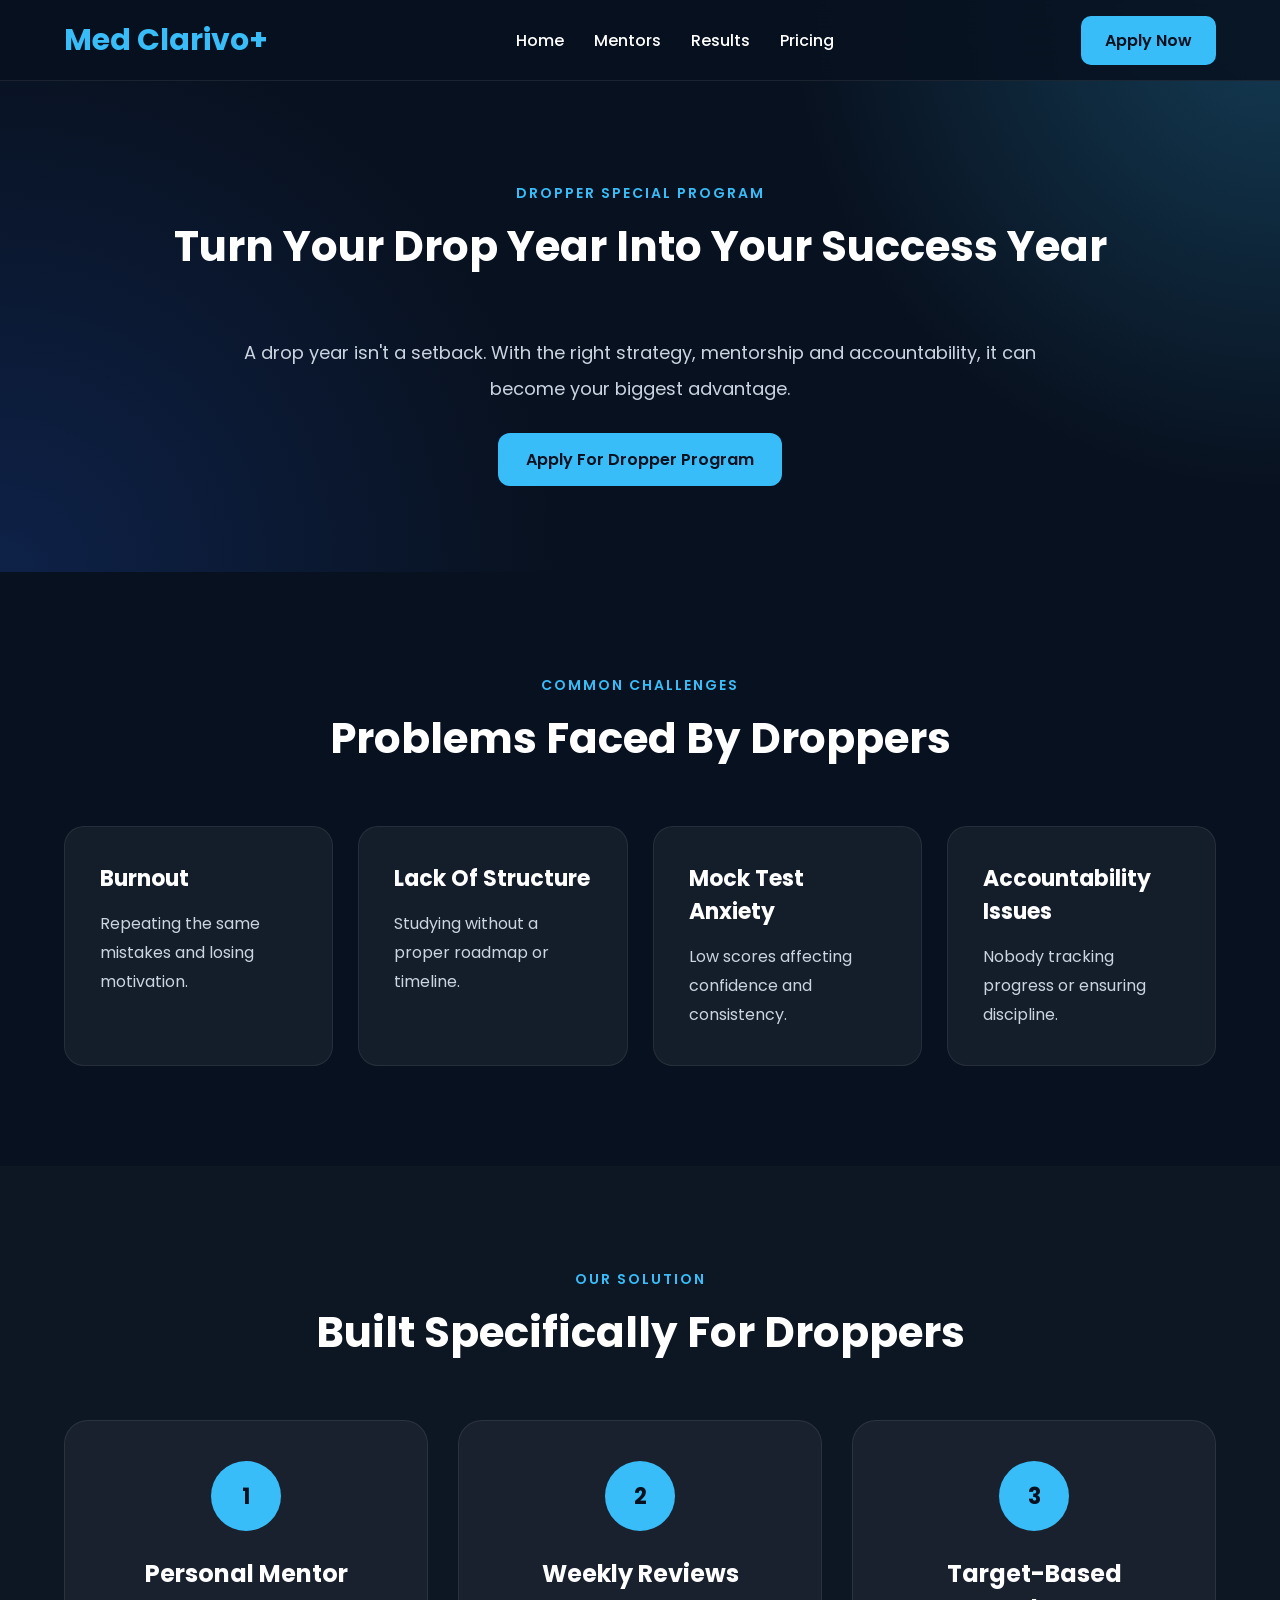
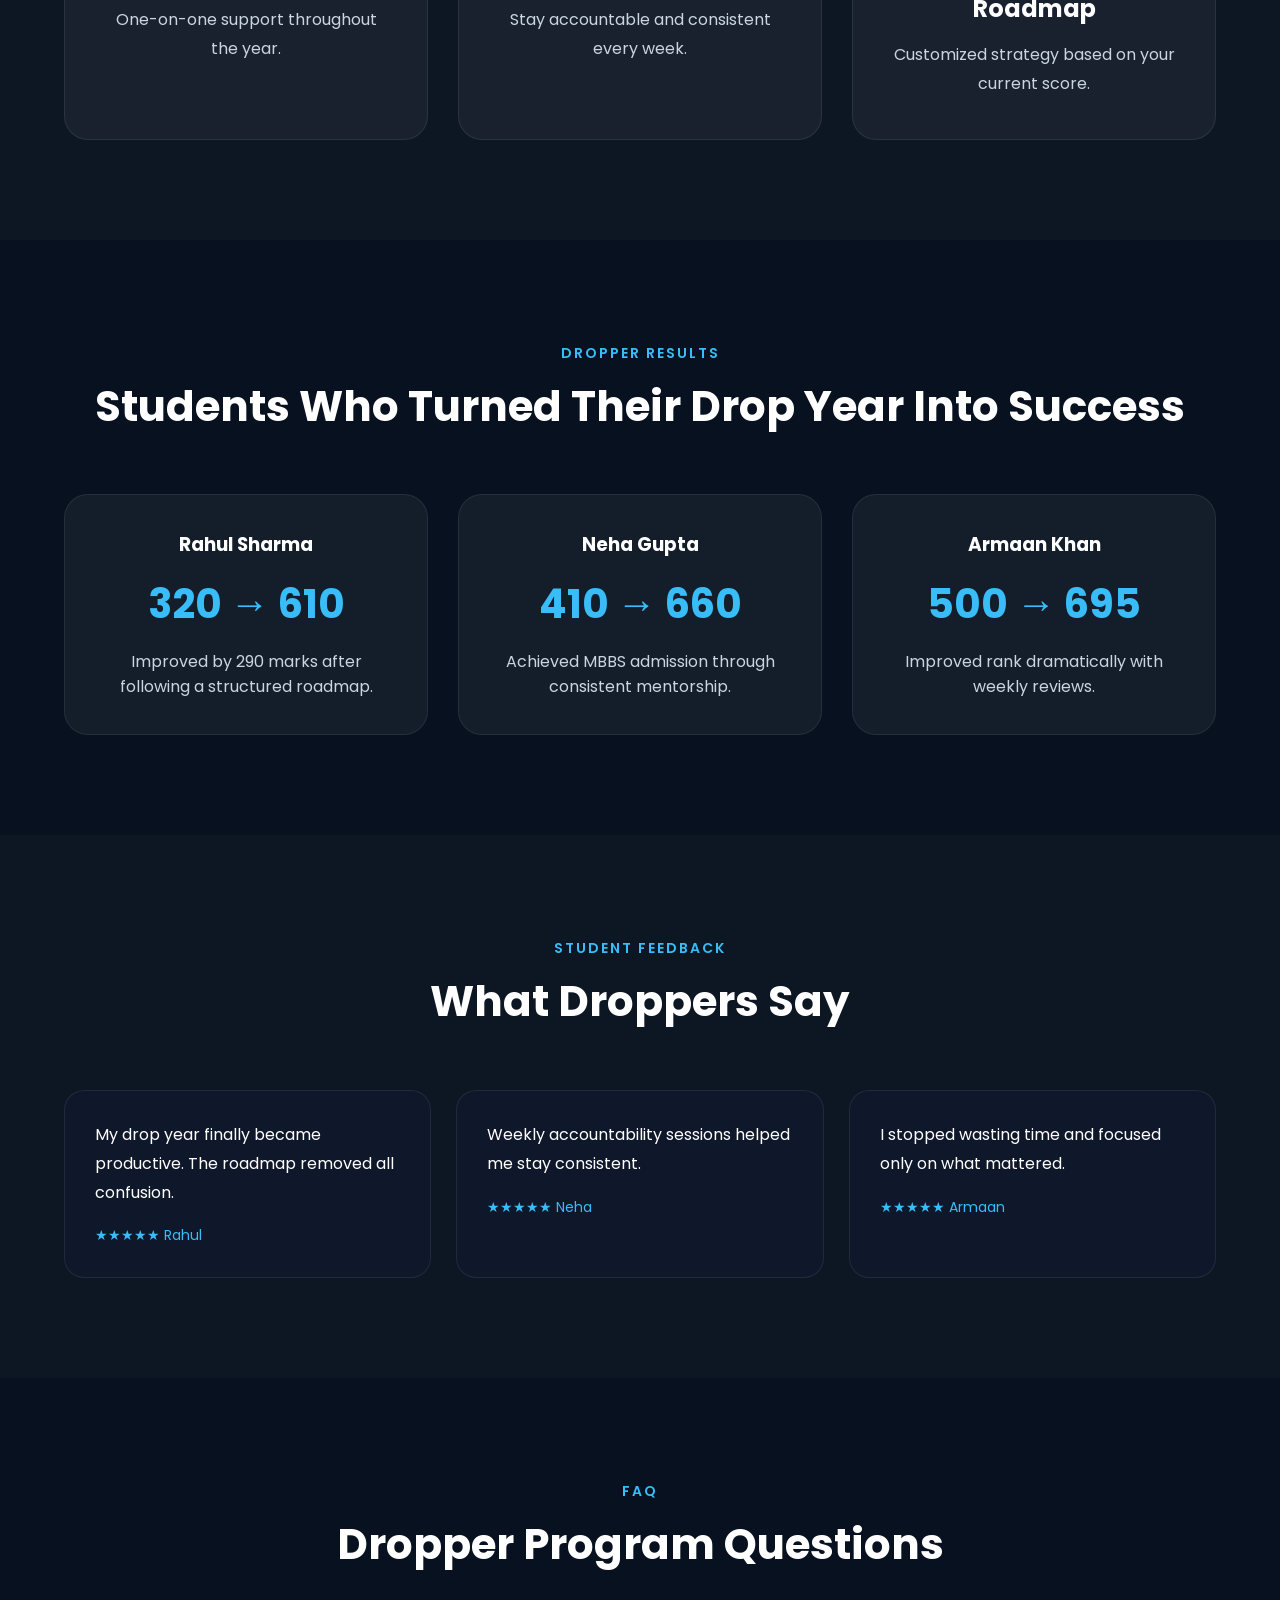
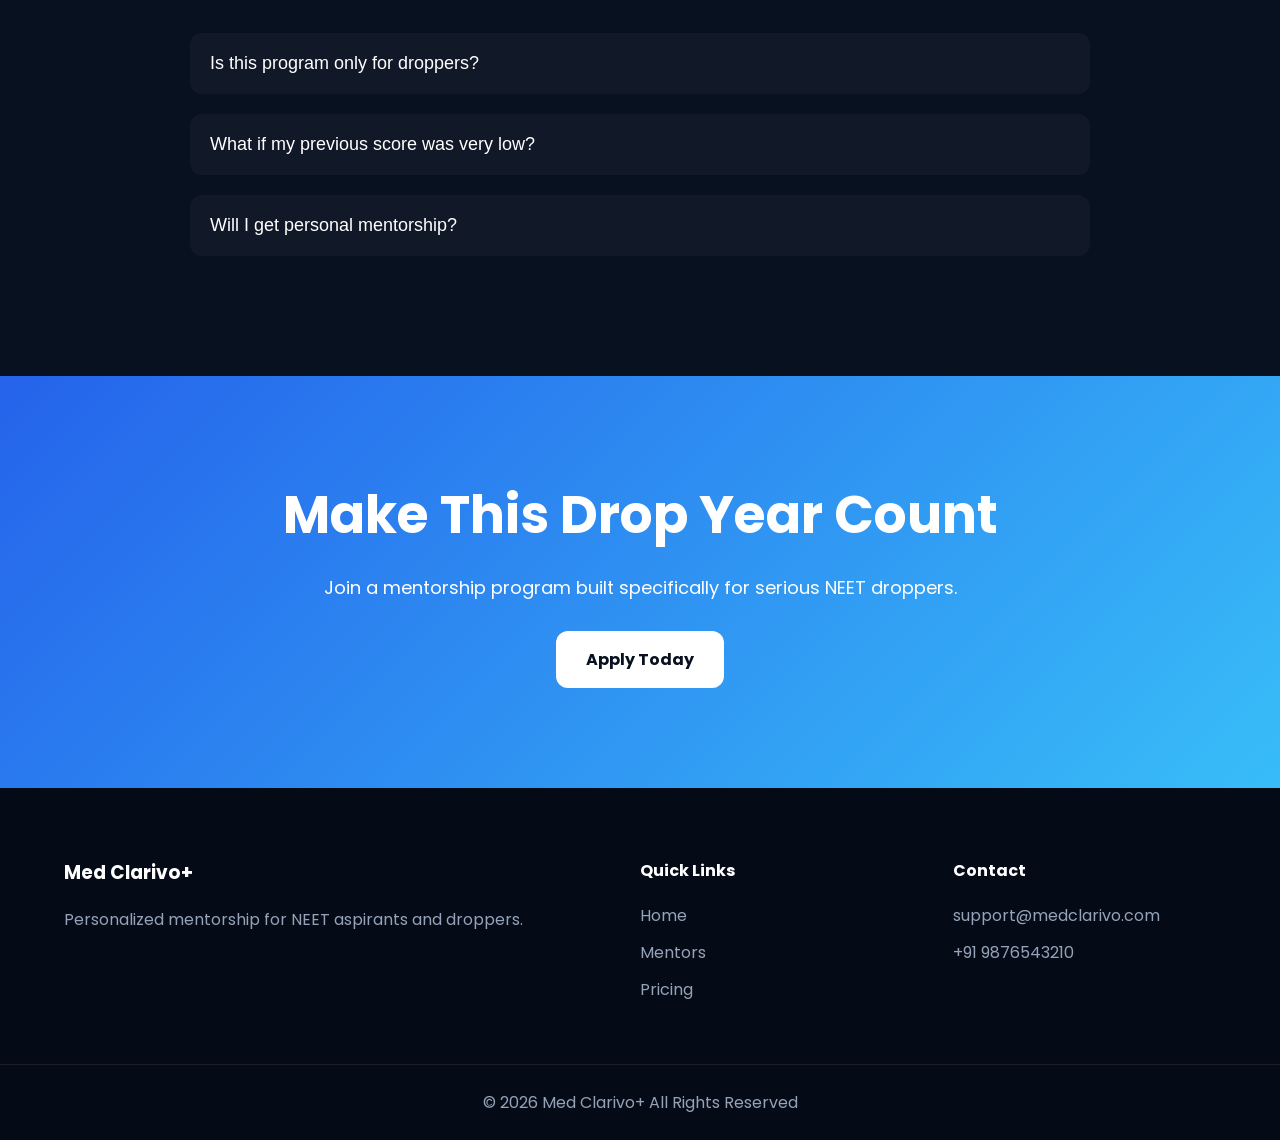
<file: dropper-program.html>
<!DOCTYPE html>
<html lang="en">

<head>

    <meta charset="UTF-8">

    <meta name="viewport"
        content="width=device-width, initial-scale=1.0">

    <title>
        NEET Dropper Program | Med Clarivo+
    </title>

    <link rel="stylesheet"
        href="style.css">

    <link href="https://fonts.googleapis.com/css2?family=Poppins:wght@300;400;500;600;700;800&display=swap"
        rel="stylesheet">

</head>

<body>

    <header class="navbar">

        <div class="container nav-container">

            <div class="logo">
                <h2>Med Clarivo+</h2>
            </div>

            <nav class="nav-links">

                <a href="index.html">Home</a>
                <a href="mentors.html">Mentors</a>
                <a href="results.html">Results</a>
                <a href="pricing.html">Pricing</a>

            </nav>

            <a href="#"
                class="nav-btn">

                Apply Now

            </a>

        </div>

    </header>

    <!-- HERO -->

    <section class="hero">

        <div class="container">

            <div class="section-title">

                <span>DROPPER SPECIAL PROGRAM</span>

                <h2>
                    Turn Your Drop Year
                    Into Your Success Year
                </h2>

            </div>

            <p style="
                max-width:850px;
                margin:auto;
                text-align:center;
                color:#cbd5e1;
                line-height:2;
                font-size:18px;
            ">

                A drop year isn't a setback.
                With the right strategy,
                mentorship and accountability,
                it can become your biggest advantage.

            </p>

            <div style="
                text-align:center;
                margin-top:40px;
            ">

                <a href="#"
                    class="primary-btn">

                    Apply For Dropper Program

                </a>

            </div>

        </div>

    </section>

    <!-- CHALLENGES -->

    <section>

        <div class="container">

            <div class="section-title">

                <span>COMMON CHALLENGES</span>

                <h2>
                    Problems Faced By Droppers
                </h2>

            </div>

            <div class="pain-grid">

                <div class="pain-card">

                    <h3>
                        Burnout
                    </h3>

                    <p>
                        Repeating the same mistakes
                        and losing motivation.
                    </p>

                </div>

                <div class="pain-card">

                    <h3>
                        Lack Of Structure
                    </h3>

                    <p>
                        Studying without a proper
                        roadmap or timeline.
                    </p>

                </div>

                <div class="pain-card">

                    <h3>
                        Mock Test Anxiety
                    </h3>

                    <p>
                        Low scores affecting
                        confidence and consistency.
                    </p>

                </div>

                <div class="pain-card">

                    <h3>
                        Accountability Issues
                    </h3>

                    <p>
                        Nobody tracking progress
                        or ensuring discipline.
                    </p>

                </div>

            </div>

        </div>

    </section>

    <!-- SOLUTION -->

    <section class="testimonial-section">

        <div class="container">

            <div class="section-title">

                <span>OUR SOLUTION</span>

                <h2>
                    Built Specifically For Droppers
                </h2>

            </div>

            <div class="process-grid">

                <div class="process-card">

                    <div class="step-number">1</div>

                    <h3>
                        Personal Mentor
                    </h3>

                    <p>
                        One-on-one support
                        throughout the year.
                    </p>

                </div>

                <div class="process-card">

                    <div class="step-number">2</div>

                    <h3>
                        Weekly Reviews
                    </h3>

                    <p>
                        Stay accountable and
                        consistent every week.
                    </p>

                </div>

                <div class="process-card">

                    <div class="step-number">3</div>

                    <h3>
                        Target-Based Roadmap
                    </h3>

                    <p>
                        Customized strategy
                        based on your current score.
                    </p>

                </div>

            </div>

        </div>

    </section>
    <!-- SUCCESS STORIES -->

    <section>

        <div class="container">

            <div class="section-title">

                <span>DROPPER RESULTS</span>

                <h2>
                    Students Who Turned Their Drop Year Into Success
                </h2>

            </div>

            <div class="results-grid">

                <div class="result-card">

                    <h3>
                        Rahul Sharma
                    </h3>

                    <div class="score-change">
                        320 → 610
                    </div>

                    <p>
                        Improved by 290 marks after
                        following a structured roadmap.
                    </p>

                </div>

                <div class="result-card">

                    <h3>
                        Neha Gupta
                    </h3>

                    <div class="score-change">
                        410 → 660
                    </div>

                    <p>
                        Achieved MBBS admission through
                        consistent mentorship.
                    </p>

                </div>

                <div class="result-card">

                    <h3>
                        Armaan Khan
                    </h3>

                    <div class="score-change">
                        500 → 695
                    </div>

                    <p>
                        Improved rank dramatically
                        with weekly reviews.
                    </p>

                </div>

            </div>

        </div>

    </section>

    <!-- TESTIMONIALS -->

    <section class="testimonial-section">

        <div class="container">

            <div class="section-title">

                <span>STUDENT FEEDBACK</span>

                <h2>
                    What Droppers Say
                </h2>

            </div>

            <div class="testimonial-grid">

                <div class="chat-card">

                    <p class="student-msg">

                        My drop year finally became productive.
                        The roadmap removed all confusion.

                    </p>

                    <span>
                        ★★★★★ Rahul
                    </span>

                </div>

                <div class="chat-card">

                    <p class="student-msg">

                        Weekly accountability sessions
                        helped me stay consistent.

                    </p>

                    <span>
                        ★★★★★ Neha
                    </span>

                </div>

                <div class="chat-card">

                    <p class="student-msg">

                        I stopped wasting time and
                        focused only on what mattered.

                    </p>

                    <span>
                        ★★★★★ Armaan
                    </span>

                </div>

            </div>

        </div>

    </section>

    <!-- FAQ -->

    <section class="faq-section">

        <div class="container">

            <div class="section-title">

                <span>FAQ</span>

                <h2>
                    Dropper Program Questions
                </h2>

            </div>

            <div class="faq-container">

                <div class="faq-item">

                    <button class="faq-question">
                        Is this program only for droppers?
                    </button>

                    <div class="faq-answer">

                        <p>
                            Yes, this roadmap is specifically
                            designed for NEET droppers.
                        </p>

                    </div>

                </div>

                <div class="faq-item">

                    <button class="faq-question">
                        What if my previous score was very low?
                    </button>

                    <div class="faq-answer">

                        <p>
                            Students from all score ranges
                            can benefit from the program.
                        </p>

                    </div>

                </div>

                <div class="faq-item">

                    <button class="faq-question">
                        Will I get personal mentorship?
                    </button>

                    <div class="faq-answer">

                        <p>
                            Yes, every enrolled student
                            receives mentor support.
                        </p>

                    </div>

                </div>

            </div>

        </div>

    </section>

    <!-- CTA -->

    <section class="final-cta">

        <div class="container">

            <h2>
                Make This Drop Year Count
            </h2>

            <p>
                Join a mentorship program built specifically
                for serious NEET droppers.
            </p>

            <a href="#"
                class="cta-btn">

                Apply Today

            </a>

        </div>

    </section>

    <!-- FOOTER -->

    <footer class="footer">

        <div class="container footer-grid">

            <div>

                <h3>Med Clarivo+</h3>

                <p>
                    Personalized mentorship for
                    NEET aspirants and droppers.
                </p>

            </div>

            <div>

                <h4>Quick Links</h4>

                <ul>

                    <li><a href="index.html">Home</a></li>
                    <li><a href="mentors.html">Mentors</a></li>
                    <li><a href="pricing.html">Pricing</a></li>

                </ul>

            </div>

            <div>

                <h4>Contact</h4>

                <p>support@medclarivo.com</p>

                <p>+91 9876543210</p>

            </div>

        </div>

        <div class="copyright">

            © 2026 Med Clarivo+ All Rights Reserved

        </div>

    </footer>

    <script src="script.js"></script>

</body>

</html>
</file>
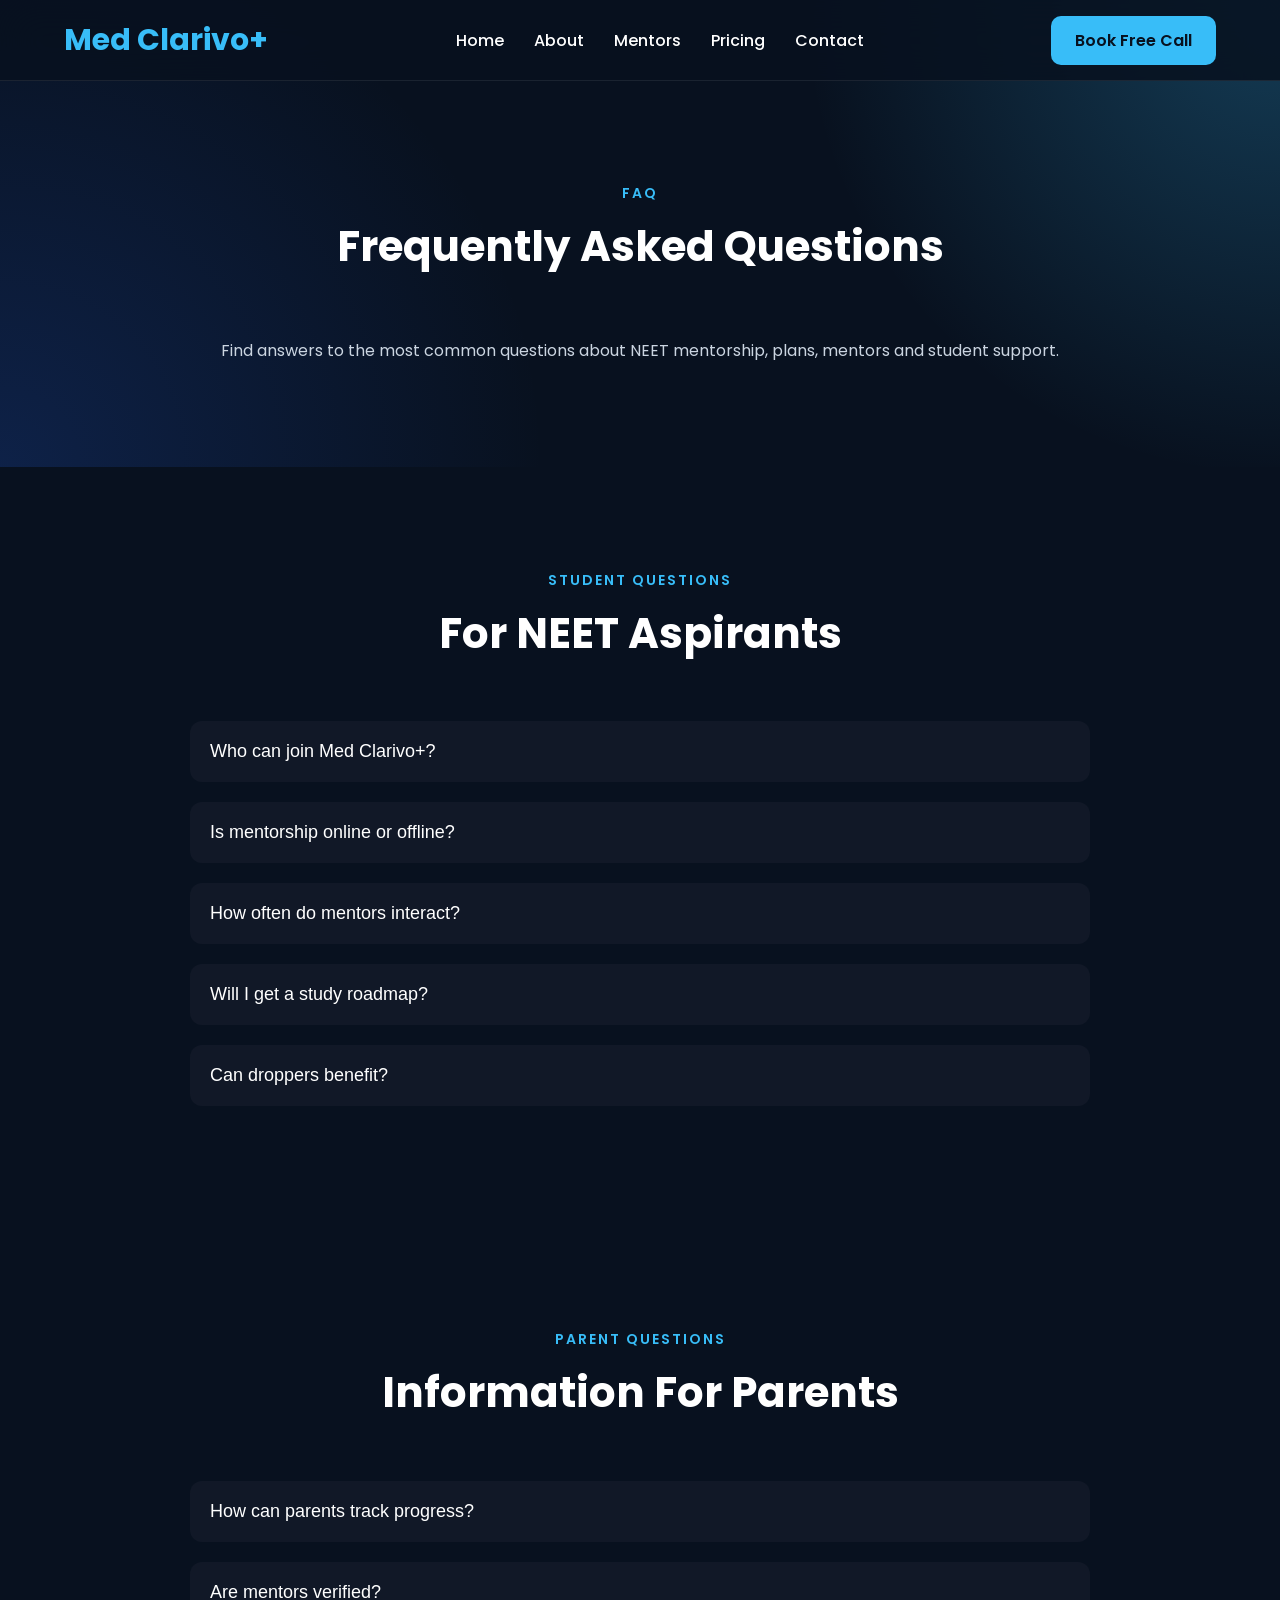
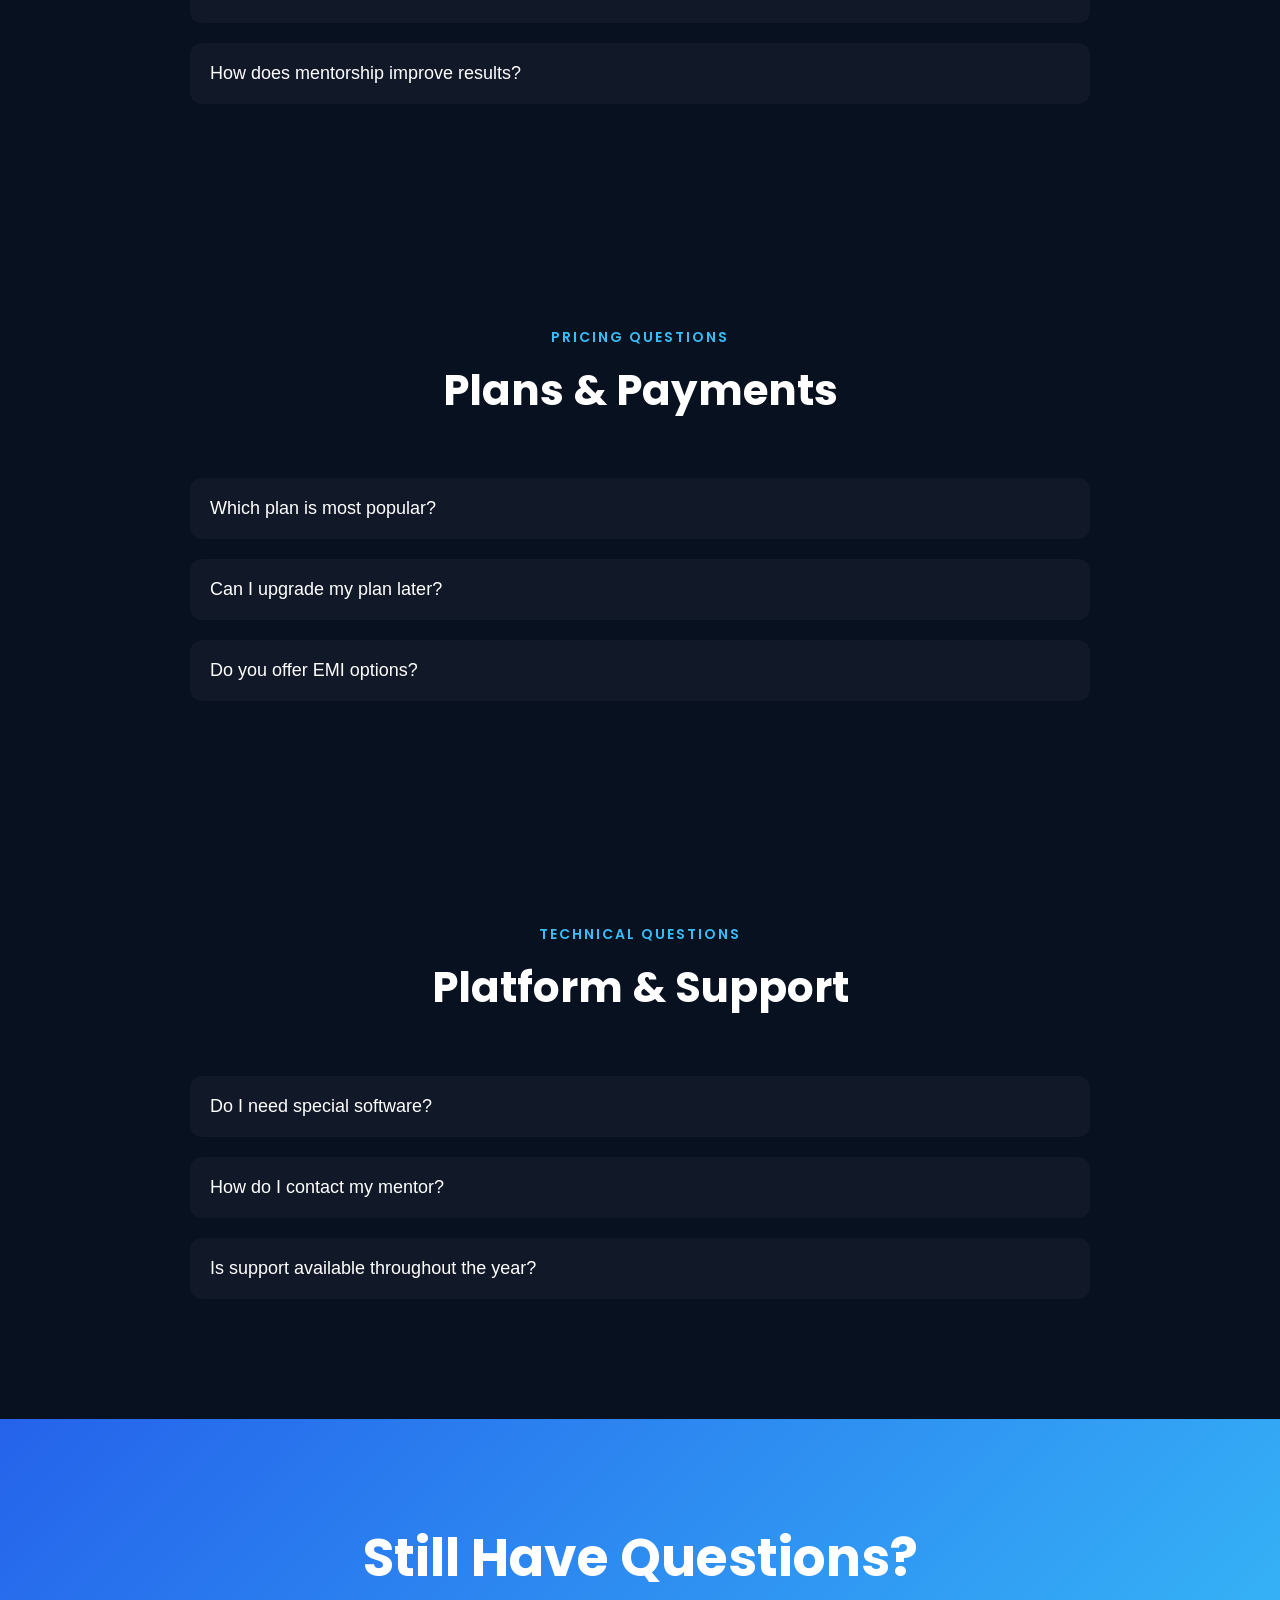
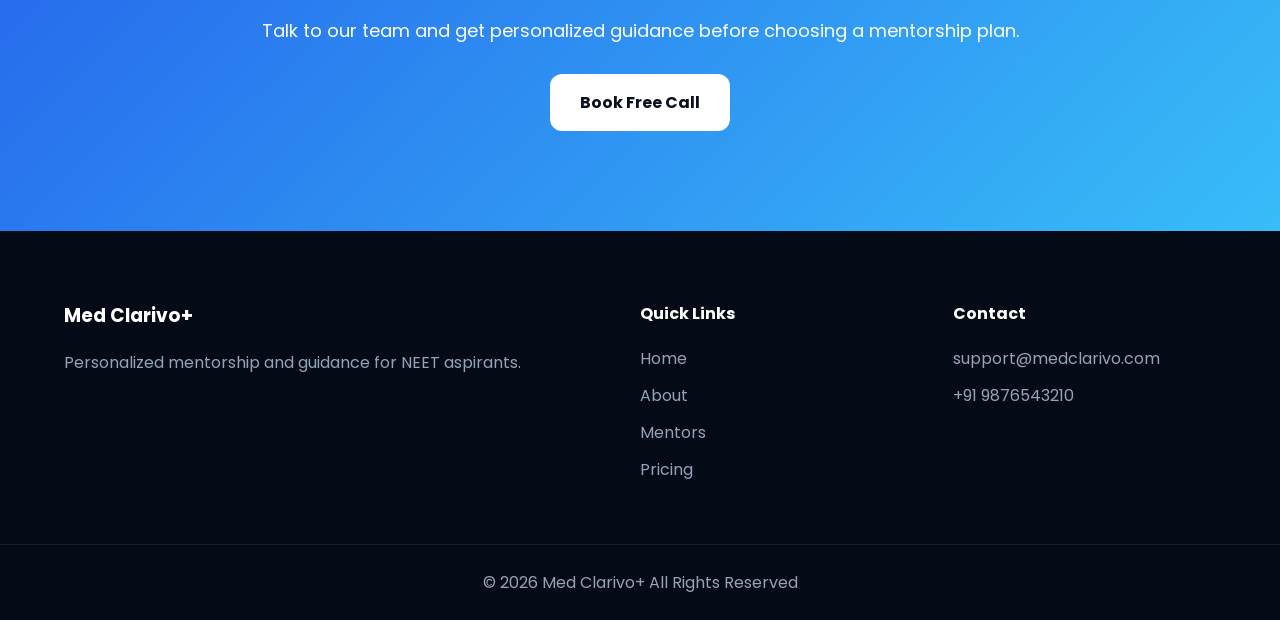
<file: faq.html>
<!DOCTYPE html>
<html lang="en">

<head>

    <meta charset="UTF-8">

    <meta name="viewport"
        content="width=device-width, initial-scale=1.0">

    <title>
        FAQ | Med Clarivo+
    </title>

    <link rel="stylesheet"
        href="style.css">

    <link href="https://fonts.googleapis.com/css2?family=Poppins:wght@300;400;500;600;700;800&display=swap"
        rel="stylesheet">

</head>

<body>

    <header class="navbar">

        <div class="container nav-container">

            <div class="logo">
                <h2>Med Clarivo+</h2>
            </div>

            <nav class="nav-links">

                <a href="index.html">Home</a>
                <a href="about.html">About</a>
                <a href="mentors.html">Mentors</a>
                <a href="pricing.html">Pricing</a>
                <a href="contact.html">Contact</a>

            </nav>

            <a href="#"
                class="nav-btn">

                Book Free Call

            </a>

        </div>

    </header>

    <!-- HERO -->

    <section class="hero">

        <div class="container">

            <div class="section-title">

                <span>FAQ</span>

                <h2>
                    Frequently Asked Questions
                </h2>

            </div>

            <p style="
                max-width:850px;
                margin:auto;
                text-align:center;
                color:#cbd5e1;
                line-height:2;
            ">

                Find answers to the most common
                questions about NEET mentorship,
                plans, mentors and student support.

            </p>

        </div>

    </section>

    <!-- STUDENT FAQ -->

    <section class="faq-section">

        <div class="container">

            <div class="section-title">

                <span>STUDENT QUESTIONS</span>

                <h2>
                    For NEET Aspirants
                </h2>

            </div>

            <div class="faq-container">

                <div class="faq-item">

                    <button class="faq-question">
                        Who can join Med Clarivo+?
                    </button>

                    <div class="faq-answer">

                        <p>
                            Class 11, Class 12 and
                            dropper students preparing
                            for NEET can join.
                        </p>

                    </div>

                </div>

                <div class="faq-item">

                    <button class="faq-question">
                        Is mentorship online or offline?
                    </button>

                    <div class="faq-answer">

                        <p>
                            All mentorship sessions are
                            conducted online.
                        </p>

                    </div>

                </div>

                <div class="faq-item">

                    <button class="faq-question">
                        How often do mentors interact?
                    </button>

                    <div class="faq-answer">

                        <p>
                            Students receive regular
                            reviews, planning sessions
                            and mentor support.
                        </p>

                    </div>

                </div>

                <div class="faq-item">

                    <button class="faq-question">
                        Will I get a study roadmap?
                    </button>

                    <div class="faq-answer">

                        <p>
                            Yes, every mentorship plan
                            includes a structured roadmap.
                        </p>

                    </div>

                </div>

                <div class="faq-item">

                    <button class="faq-question">
                        Can droppers benefit?
                    </button>

                    <div class="faq-answer">

                        <p>
                            Absolutely. Many of our
                            students are droppers.
                        </p>

                    </div>

                </div>

            </div>

        </div>

    </section>

    <!-- PARENT FAQ -->

    <section>

        <div class="container">

            <div class="section-title">

                <span>PARENT QUESTIONS</span>

                <h2>
                    Information For Parents
                </h2>

            </div>

            <div class="faq-container">

                <div class="faq-item">

                    <button class="faq-question">
                        How can parents track progress?
                    </button>

                    <div class="faq-answer">

                        <p>
                            Progress reports and reviews
                            can be shared regularly.
                        </p>

                    </div>

                </div>

                <div class="faq-item">

                    <button class="faq-question">
                        Are mentors verified?
                    </button>

                    <div class="faq-answer">

                        <p>
                            Yes, mentors are selected
                            based on their academic
                            achievements and experience.
                        </p>

                    </div>

                </div>

                <div class="faq-item">

                    <button class="faq-question">
                        How does mentorship improve results?
                    </button>

                    <div class="faq-answer">

                        <p>
                            Through accountability,
                            planning, performance reviews
                            and personalized guidance.
                        </p>

                    </div>

                </div>

            </div>

        </div>

    </section>
    <!-- PRICING FAQ -->

    <section>

        <div class="container">

            <div class="section-title">

                <span>PRICING QUESTIONS</span>

                <h2>
                    Plans & Payments
                </h2>

            </div>

            <div class="faq-container">

                <div class="faq-item">

                    <button class="faq-question">
                        Which plan is most popular?
                    </button>

                    <div class="faq-answer">

                        <p>
                            Most students choose the
                            Basic Mentorship Plan because
                            it provides the best balance
                            of support and affordability.
                        </p>

                    </div>

                </div>

                <div class="faq-item">

                    <button class="faq-question">
                        Can I upgrade my plan later?
                    </button>

                    <div class="faq-answer">

                        <p>
                            Yes, students can upgrade
                            their mentorship plan anytime.
                        </p>

                    </div>

                </div>

                <div class="faq-item">

                    <button class="faq-question">
                        Do you offer EMI options?
                    </button>

                    <div class="faq-answer">

                        <p>
                            Flexible payment options may
                            be available depending on the
                            selected plan.
                        </p>

                    </div>

                </div>

            </div>

        </div>

    </section>

    <!-- TECHNICAL FAQ -->

    <section>

        <div class="container">

            <div class="section-title">

                <span>TECHNICAL QUESTIONS</span>

                <h2>
                    Platform & Support
                </h2>

            </div>

            <div class="faq-container">

                <div class="faq-item">

                    <button class="faq-question">
                        Do I need special software?
                    </button>

                    <div class="faq-answer">

                        <p>
                            No. A smartphone, tablet,
                            or computer with internet
                            access is sufficient.
                        </p>

                    </div>

                </div>

                <div class="faq-item">

                    <button class="faq-question">
                        How do I contact my mentor?
                    </button>

                    <div class="faq-answer">

                        <p>
                            Communication methods will
                            be shared after enrollment.
                        </p>

                    </div>

                </div>

                <div class="faq-item">

                    <button class="faq-question">
                        Is support available throughout the year?
                    </button>

                    <div class="faq-answer">

                        <p>
                            Yes, support is provided
                            according to the selected
                            mentorship plan.
                        </p>

                    </div>

                </div>

            </div>

        </div>

    </section>

    <!-- CTA -->

    <section class="final-cta">

        <div class="container">

            <h2>
                Still Have Questions?
            </h2>

            <p>
                Talk to our team and get personalized
                guidance before choosing a mentorship plan.
            </p>

            <a href="#"
                class="cta-btn">

                Book Free Call

            </a>

        </div>

    </section>

    <!-- FOOTER -->

    <footer class="footer">

        <div class="container footer-grid">

            <div>

                <h3>Med Clarivo+</h3>

                <p>
                    Personalized mentorship and
                    guidance for NEET aspirants.
                </p>

            </div>

            <div>

                <h4>Quick Links</h4>

                <ul>

                    <li><a href="index.html">Home</a></li>
                    <li><a href="about.html">About</a></li>
                    <li><a href="mentors.html">Mentors</a></li>
                    <li><a href="pricing.html">Pricing</a></li>

                </ul>

            </div>

            <div>

                <h4>Contact</h4>

                <p>support@medclarivo.com</p>
                <p>+91 9876543210</p>

            </div>

        </div>

        <div class="copyright">

            © 2026 Med Clarivo+ All Rights Reserved

        </div>

    </footer>

    <script src="script.js"></script>

</body>

</html>
</file>
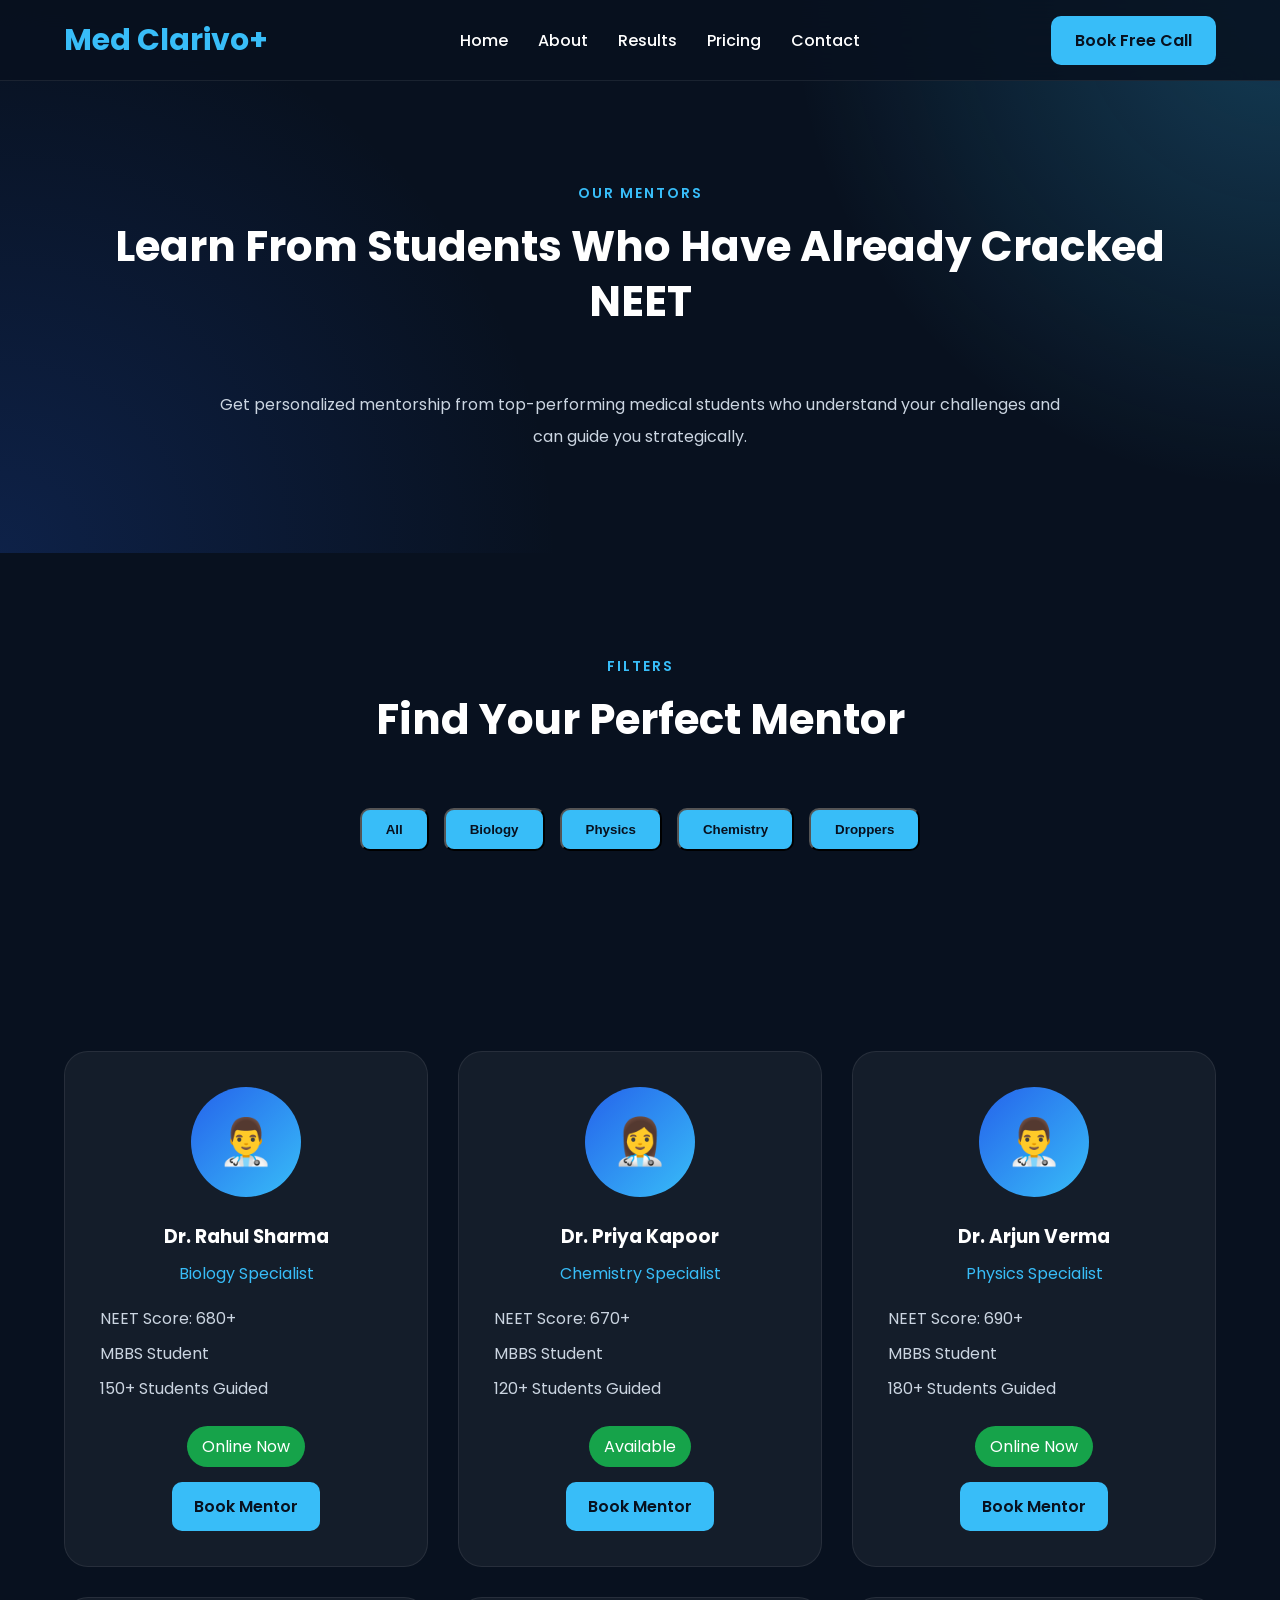
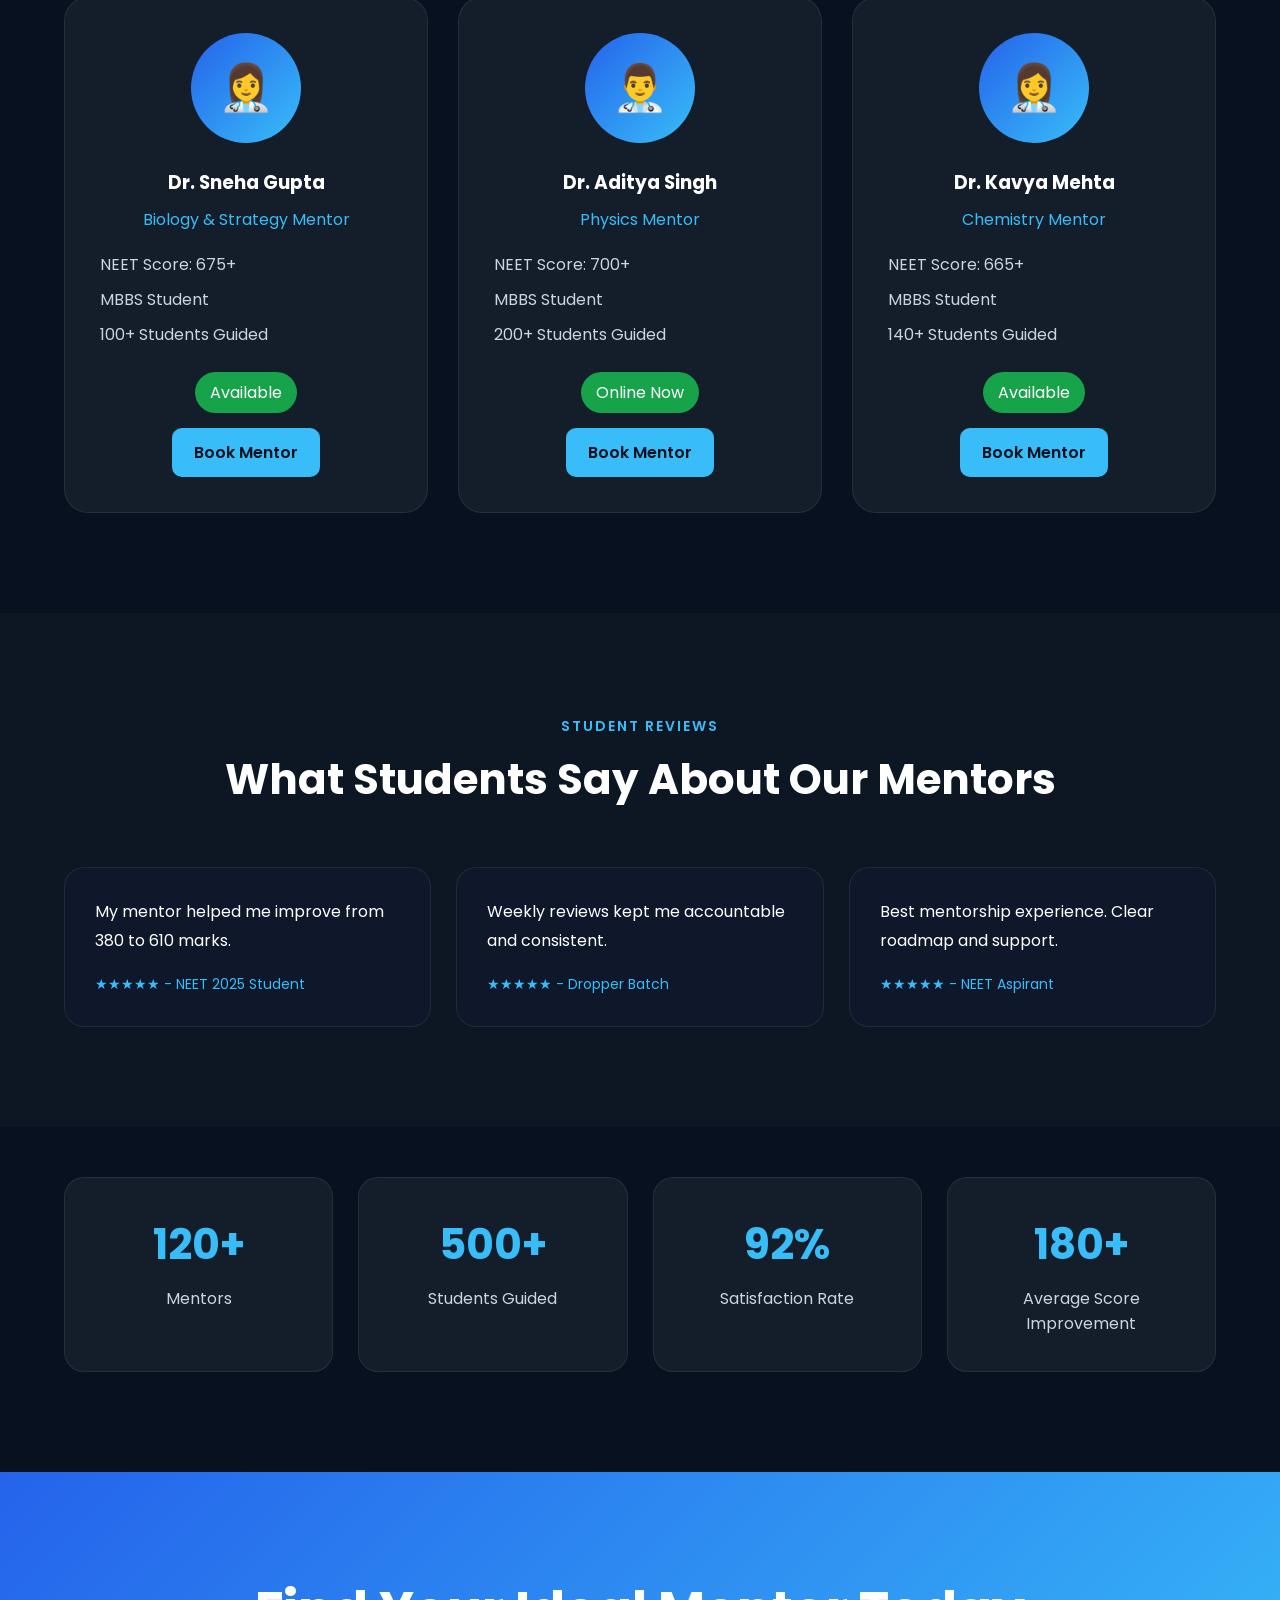
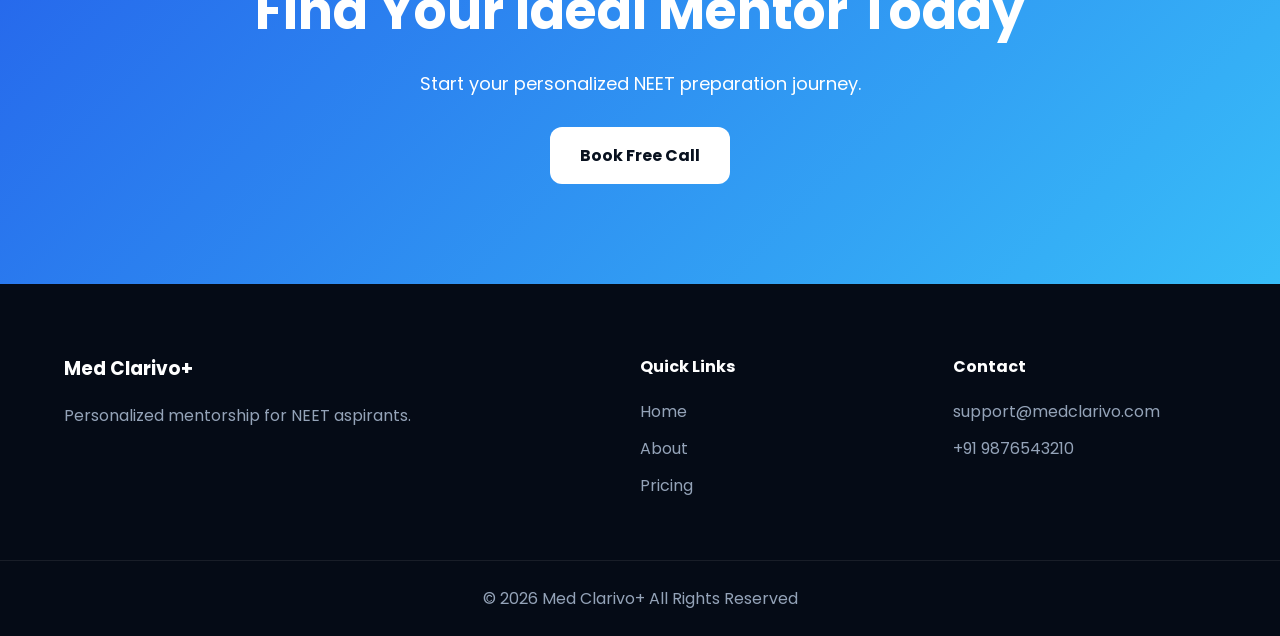
<file: mentors.html>
<!DOCTYPE html>
<html lang="en">

<head>

    <meta charset="UTF-8">

    <meta name="viewport"
        content="width=device-width, initial-scale=1.0">

    <title>
        Mentors | Med Clarivo+
    </title>

    <link rel="stylesheet"
        href="style.css">

    <link href="https://fonts.googleapis.com/css2?family=Poppins:wght@300;400;500;600;700;800&display=swap"
        rel="stylesheet">

</head>

<body>

    <header class="navbar">

        <div class="container nav-container">

            <div class="logo">
                <h2>Med Clarivo+</h2>
            </div>

            <nav class="nav-links">

                <a href="index.html">Home</a>
                <a href="about.html">About</a>
                <a href="results.html">Results</a>
                <a href="pricing.html">Pricing</a>
                <a href="contact.html">Contact</a>

            </nav>

            <a href="#"
                class="nav-btn">

                Book Free Call

            </a>

        </div>

    </header>

    <!-- HERO -->

    <section class="hero">

        <div class="container">

            <div class="section-title">

                <span>OUR MENTORS</span>

                <h2>
                    Learn From Students
                    Who Have Already Cracked NEET
                </h2>

            </div>

            <p style="
                max-width:850px;
                margin:auto;
                text-align:center;
                color:#cbd5e1;
                line-height:2;
            ">

                Get personalized mentorship from
                top-performing medical students
                who understand your challenges
                and can guide you strategically.

            </p>

        </div>

    </section>

    <!-- FILTERS -->

    <section>

        <div class="container">

            <div class="section-title">

                <span>FILTERS</span>

                <h2>
                    Find Your Perfect Mentor
                </h2>

            </div>

            <div style="
                display:flex;
                justify-content:center;
                gap:15px;
                flex-wrap:wrap;
            ">

                <button class="nav-btn">
                    All
                </button>

                <button class="nav-btn">
                    Biology
                </button>

                <button class="nav-btn">
                    Physics
                </button>

                <button class="nav-btn">
                    Chemistry
                </button>

                <button class="nav-btn">
                    Droppers
                </button>

            </div>

        </div>

    </section>

    <!-- MENTORS GRID -->

    <section>

        <div class="container">

            <div class="mentor-grid">

                <div class="mentor-card">

                    <div class="mentor-image">
                        👨‍⚕️
                    </div>

                    <h3>
                        Dr. Rahul Sharma
                    </h3>

                    <p class="mentor-role">
                        Biology Specialist
                    </p>

                    <ul>

                        <li>
                            NEET Score: 680+
                        </li>

                        <li>
                            MBBS Student
                        </li>

                        <li>
                            150+ Students Guided
                        </li>

                    </ul>

                    <span style="
                        display:inline-block;
                        background:#16a34a;
                        padding:8px 15px;
                        border-radius:30px;
                        margin-bottom:15px;
                    ">
                        Online Now
                    </span>

                    <br>

                    <a href="#"
                        class="mentor-btn">

                        Book Mentor

                    </a>

                </div>

                <div class="mentor-card">

                    <div class="mentor-image">
                        👩‍⚕️
                    </div>

                    <h3>
                        Dr. Priya Kapoor
                    </h3>

                    <p class="mentor-role">
                        Chemistry Specialist
                    </p>

                    <ul>

                        <li>
                            NEET Score: 670+
                        </li>

                        <li>
                            MBBS Student
                        </li>

                        <li>
                            120+ Students Guided
                        </li>

                    </ul>

                    <span style="
                        display:inline-block;
                        background:#16a34a;
                        padding:8px 15px;
                        border-radius:30px;
                        margin-bottom:15px;
                    ">
                        Available
                    </span>

                    <br>

                    <a href="#"
                        class="mentor-btn">

                        Book Mentor

                    </a>

                </div>

                <div class="mentor-card">

                    <div class="mentor-image">
                        👨‍⚕️
                    </div>

                    <h3>
                        Dr. Arjun Verma
                    </h3>

                    <p class="mentor-role">
                        Physics Specialist
                    </p>

                    <ul>

                        <li>
                            NEET Score: 690+
                        </li>

                        <li>
                            MBBS Student
                        </li>

                        <li>
                            180+ Students Guided
                        </li>

                    </ul>

                    <span style="
                        display:inline-block;
                        background:#16a34a;
                        padding:8px 15px;
                        border-radius:30px;
                        margin-bottom:15px;
                    ">
                        Online Now
                    </span>

                    <br>

                    <a href="#"
                        class="mentor-btn">

                        Book Mentor

                    </a>

                </div>
                <div class="mentor-card">

                    <div class="mentor-image">
                        👩‍⚕️
                    </div>

                    <h3>
                        Dr. Sneha Gupta
                    </h3>

                    <p class="mentor-role">
                        Biology & Strategy Mentor
                    </p>

                    <ul>

                        <li>
                            NEET Score: 675+
                        </li>

                        <li>
                            MBBS Student
                        </li>

                        <li>
                            100+ Students Guided
                        </li>

                    </ul>

                    <span style="
                        display:inline-block;
                        background:#16a34a;
                        padding:8px 15px;
                        border-radius:30px;
                        margin-bottom:15px;
                    ">
                        Available
                    </span>

                    <br>

                    <a href="#"
                        class="mentor-btn">

                        Book Mentor

                    </a>

                </div>

                <div class="mentor-card">

                    <div class="mentor-image">
                        👨‍⚕️
                    </div>

                    <h3>
                        Dr. Aditya Singh
                    </h3>

                    <p class="mentor-role">
                        Physics Mentor
                    </p>

                    <ul>

                        <li>
                            NEET Score: 700+
                        </li>

                        <li>
                            MBBS Student
                        </li>

                        <li>
                            200+ Students Guided
                        </li>

                    </ul>

                    <span style="
                        display:inline-block;
                        background:#16a34a;
                        padding:8px 15px;
                        border-radius:30px;
                        margin-bottom:15px;
                    ">
                        Online Now
                    </span>

                    <br>

                    <a href="#"
                        class="mentor-btn">

                        Book Mentor

                    </a>

                </div>

                <div class="mentor-card">

                    <div class="mentor-image">
                        👩‍⚕️
                    </div>

                    <h3>
                        Dr. Kavya Mehta
                    </h3>

                    <p class="mentor-role">
                        Chemistry Mentor
                    </p>

                    <ul>

                        <li>
                            NEET Score: 665+
                        </li>

                        <li>
                            MBBS Student
                        </li>

                        <li>
                            140+ Students Guided
                        </li>

                    </ul>

                    <span style="
                        display:inline-block;
                        background:#16a34a;
                        padding:8px 15px;
                        border-radius:30px;
                        margin-bottom:15px;
                    ">
                        Available
                    </span>

                    <br>

                    <a href="#"
                        class="mentor-btn">

                        Book Mentor

                    </a>

                </div>

            </div>

        </div>

    </section>

    <!-- REVIEWS -->

    <section class="testimonial-section">

        <div class="container">

            <div class="section-title">

                <span>STUDENT REVIEWS</span>

                <h2>
                    What Students Say About Our Mentors
                </h2>

            </div>

            <div class="testimonial-grid">

                <div class="chat-card">

                    <p class="student-msg">
                        My mentor helped me improve
                        from 380 to 610 marks.
                    </p>

                    <span>
                        ★★★★★ - NEET 2025 Student
                    </span>

                </div>

                <div class="chat-card">

                    <p class="student-msg">
                        Weekly reviews kept me accountable
                        and consistent.
                    </p>

                    <span>
                        ★★★★★ - Dropper Batch
                    </span>

                </div>

                <div class="chat-card">

                    <p class="student-msg">
                        Best mentorship experience.
                        Clear roadmap and support.
                    </p>

                    <span>
                        ★★★★★ - NEET Aspirant
                    </span>

                </div>

            </div>

        </div>

    </section>

    <!-- STATS -->

    <section class="stats-section">

        <div class="container stats-grid">

            <div class="stat-card">

                <h2>120+</h2>

                <p>Mentors</p>

            </div>

            <div class="stat-card">

                <h2>500+</h2>

                <p>Students Guided</p>

            </div>

            <div class="stat-card">

                <h2>92%</h2>

                <p>Satisfaction Rate</p>

            </div>

            <div class="stat-card">

                <h2>180+</h2>

                <p>Average Score Improvement</p>

            </div>

        </div>

    </section>

    <!-- CTA -->

    <section class="final-cta">

        <div class="container">

            <h2>
                Find Your Ideal Mentor Today
            </h2>

            <p>
                Start your personalized NEET preparation journey.
            </p>

            <a href="#"
                class="cta-btn">

                Book Free Call

            </a>

        </div>

    </section>

    <!-- FOOTER -->

    <footer class="footer">

        <div class="container footer-grid">

            <div>

                <h3>Med Clarivo+</h3>

                <p>
                    Personalized mentorship for
                    NEET aspirants.
                </p>

            </div>

            <div>

                <h4>Quick Links</h4>

                <ul>

                    <li><a href="index.html">Home</a></li>
                    <li><a href="about.html">About</a></li>
                    <li><a href="pricing.html">Pricing</a></li>

                </ul>

            </div>

            <div>

                <h4>Contact</h4>

                <p>support@medclarivo.com</p>
                <p>+91 9876543210</p>

            </div>

        </div>

        <div class="copyright">

            © 2026 Med Clarivo+ All Rights Reserved

        </div>

    </footer>

</body>

</html>
</file>
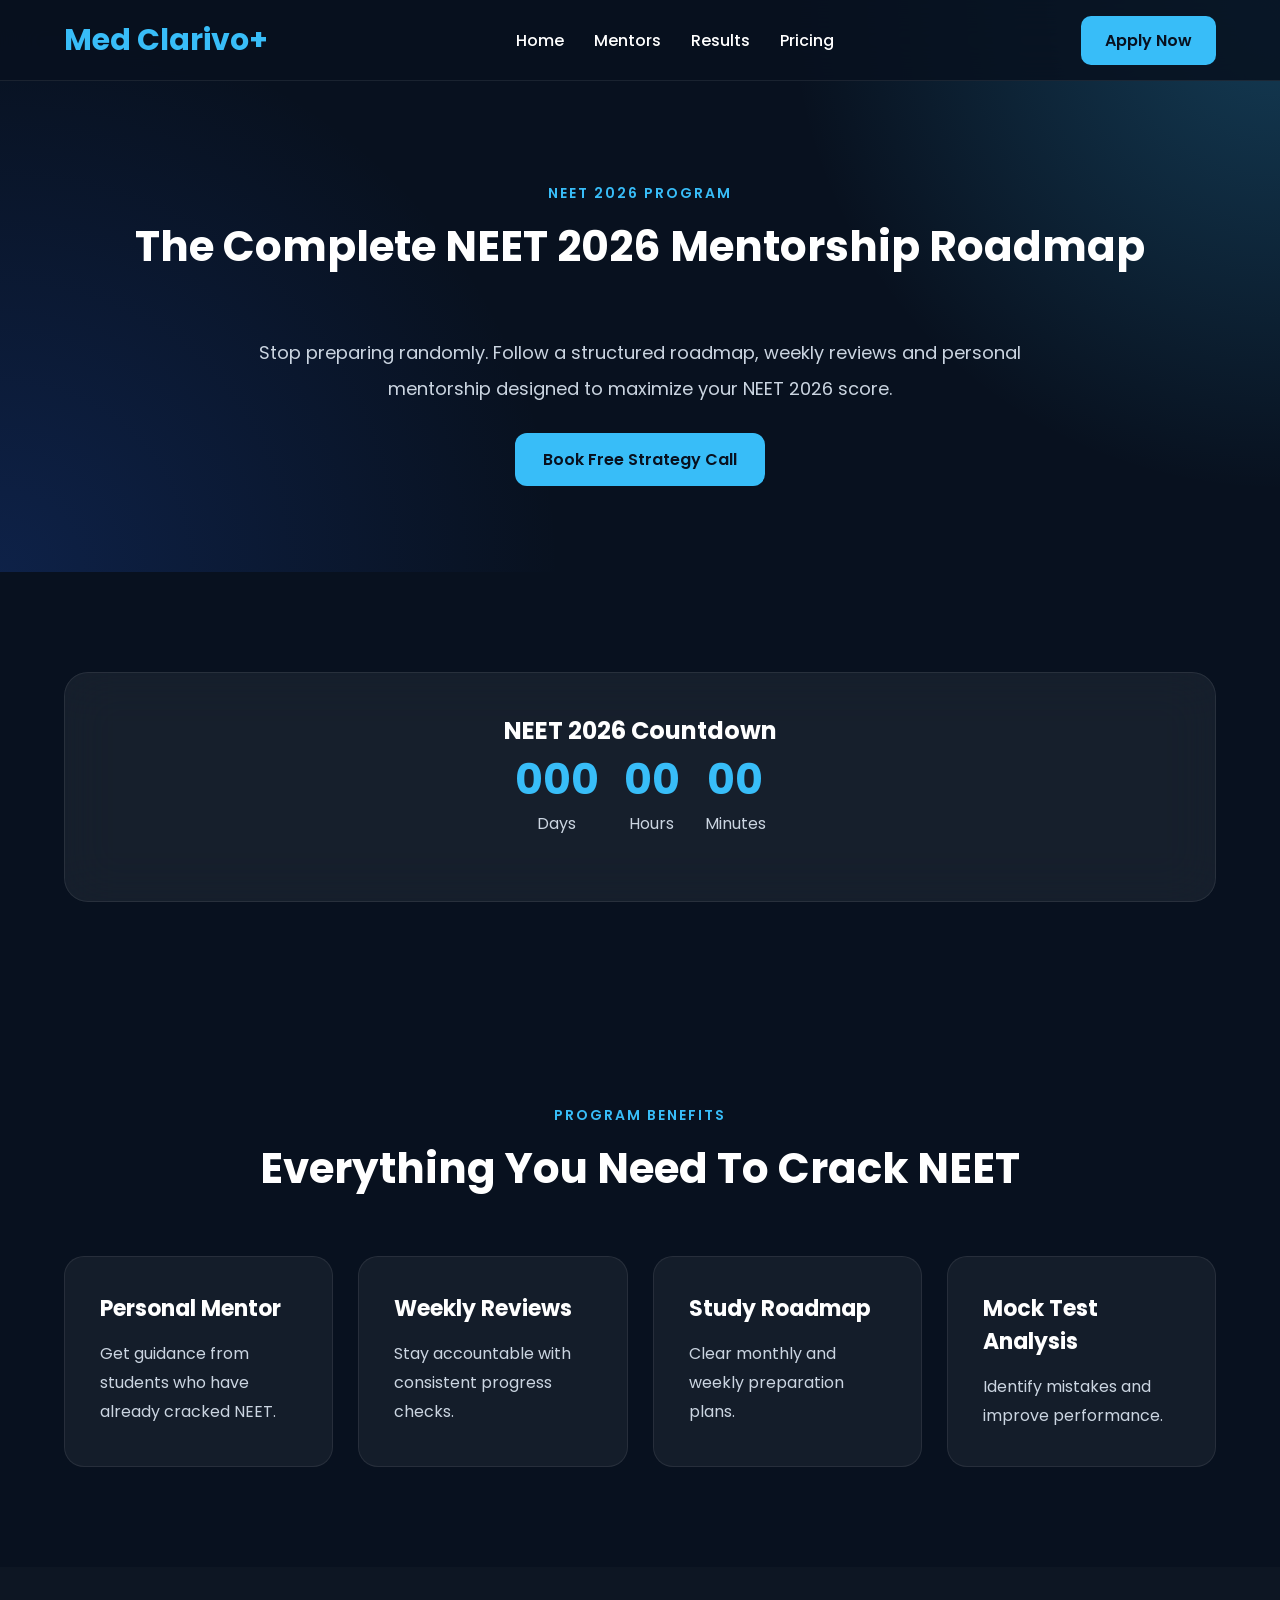
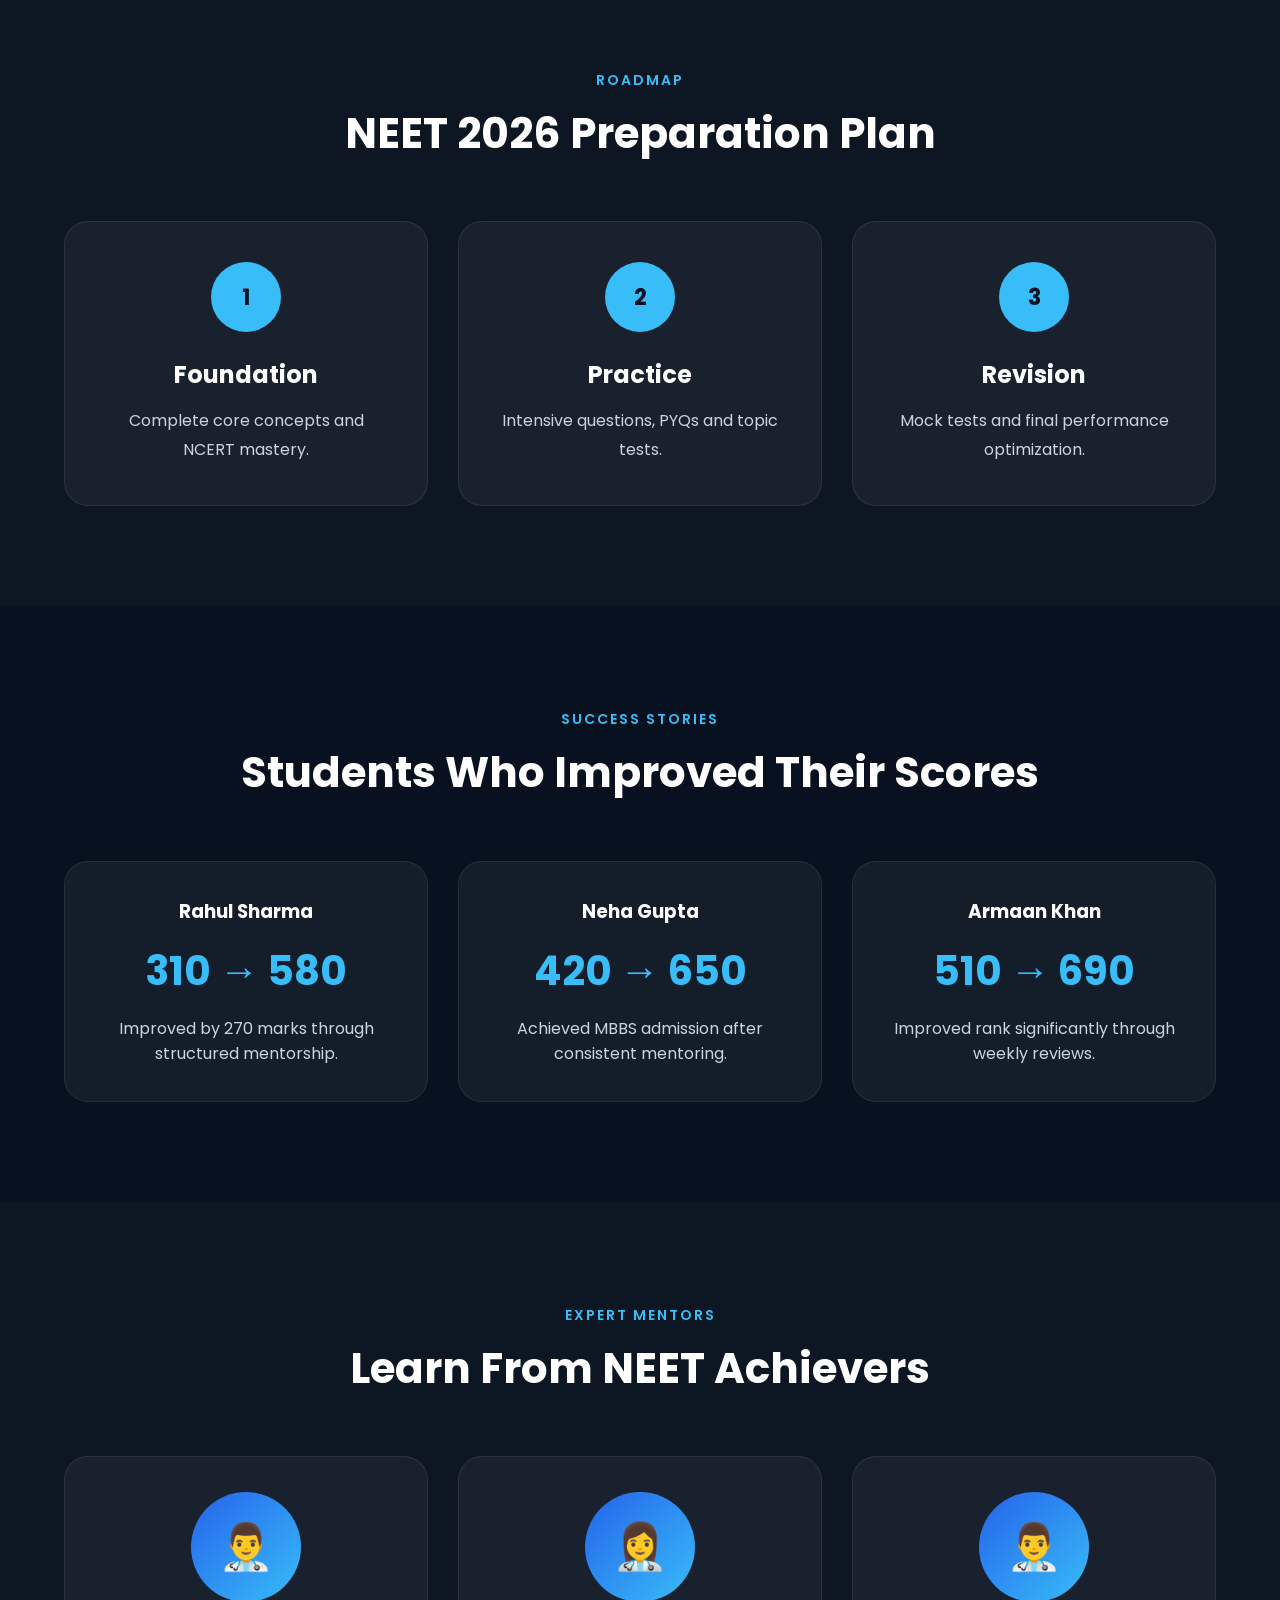
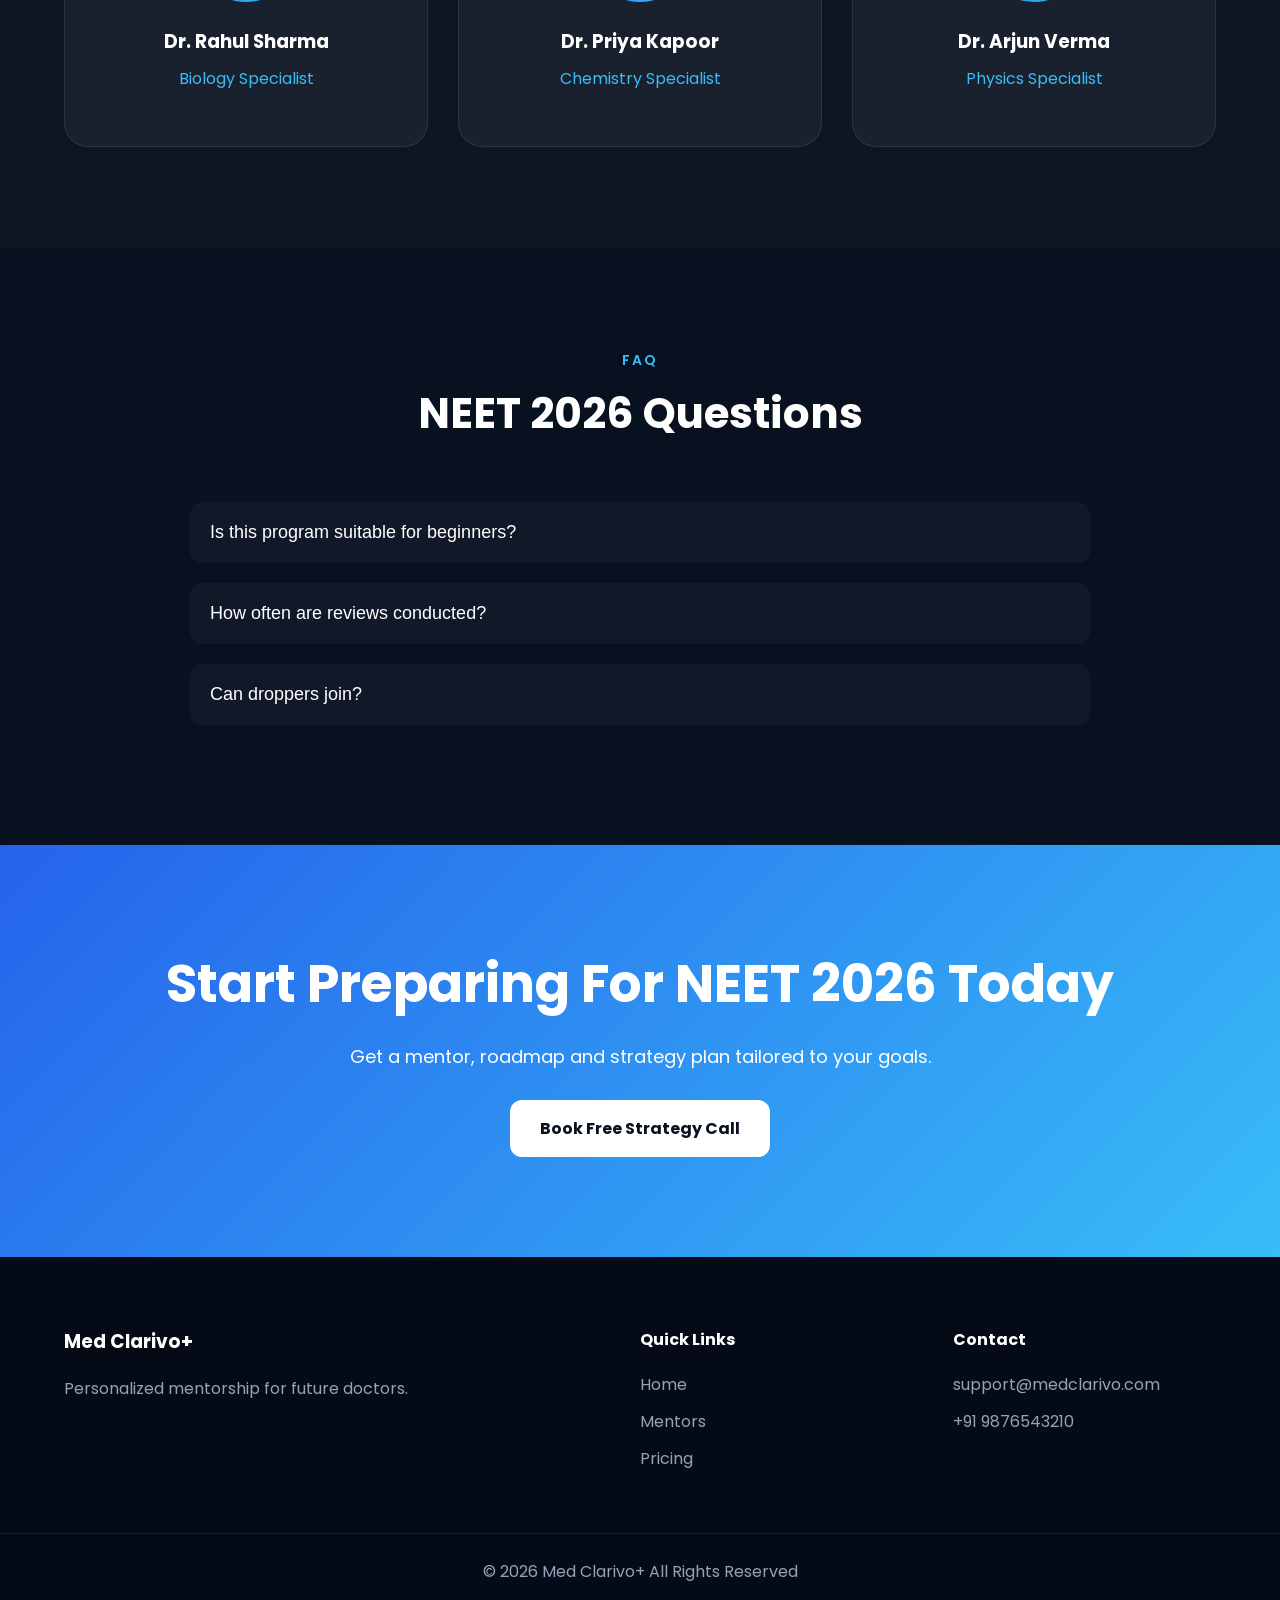
<file: neet-2026.html>
<!DOCTYPE html>
<html lang="en">

<head>

    <meta charset="UTF-8">

    <meta name="viewport"
        content="width=device-width, initial-scale=1.0">

    <title>
        NEET 2026 Mentorship Program | Med Clarivo+
    </title>

    <link rel="stylesheet"
        href="style.css">

    <link href="https://fonts.googleapis.com/css2?family=Poppins:wght@300;400;500;600;700;800&display=swap"
        rel="stylesheet">

</head>

<body>

    <header class="navbar">

        <div class="container nav-container">

            <div class="logo">
                <h2>Med Clarivo+</h2>
            </div>

            <nav class="nav-links">

                <a href="index.html">Home</a>
                <a href="mentors.html">Mentors</a>
                <a href="results.html">Results</a>
                <a href="pricing.html">Pricing</a>

            </nav>

            <a href="#"
                class="nav-btn">

                Apply Now

            </a>

        </div>

    </header>

    <!-- HERO -->

    <section class="hero">

        <div class="container">

            <div class="section-title">

                <span>NEET 2026 PROGRAM</span>

                <h2>
                    The Complete NEET 2026
                    Mentorship Roadmap
                </h2>

            </div>

            <p style="
                max-width:850px;
                margin:auto;
                text-align:center;
                color:#cbd5e1;
                line-height:2;
                font-size:18px;
            ">

                Stop preparing randomly.
                Follow a structured roadmap,
                weekly reviews and personal
                mentorship designed to maximize
                your NEET 2026 score.

            </p>

            <div style="
                text-align:center;
                margin-top:40px;
            ">

                <a href="#"
                    class="primary-btn">

                    Book Free Strategy Call

                </a>

            </div>

        </div>

    </section>

    <!-- COUNTDOWN -->

    <section>

        <div class="container">

            <div class="glass-card">

                <h2>
                    NEET 2026 Countdown
                </h2>

                <div id="countdown">

                    <div>
                        <h2 id="days">000</h2>
                        <span>Days</span>
                    </div>

                    <div>
                        <h2 id="hours">00</h2>
                        <span>Hours</span>
                    </div>

                    <div>
                        <h2 id="minutes">00</h2>
                        <span>Minutes</span>
                    </div>

                </div>

            </div>

        </div>

    </section>

    <!-- WHAT YOU GET -->

    <section>

        <div class="container">

            <div class="section-title">

                <span>PROGRAM BENEFITS</span>

                <h2>
                    Everything You Need
                    To Crack NEET
                </h2>

            </div>

            <div class="pain-grid">

                <div class="pain-card">

                    <h3>
                        Personal Mentor
                    </h3>

                    <p>
                        Get guidance from students
                        who have already cracked NEET.
                    </p>

                </div>

                <div class="pain-card">

                    <h3>
                        Weekly Reviews
                    </h3>

                    <p>
                        Stay accountable with
                        consistent progress checks.
                    </p>

                </div>

                <div class="pain-card">

                    <h3>
                        Study Roadmap
                    </h3>

                    <p>
                        Clear monthly and weekly
                        preparation plans.
                    </p>

                </div>

                <div class="pain-card">

                    <h3>
                        Mock Test Analysis
                    </h3>

                    <p>
                        Identify mistakes and
                        improve performance.
                    </p>

                </div>

            </div>

        </div>

    </section>

    <!-- ROADMAP -->

    <section class="testimonial-section">

        <div class="container">

            <div class="section-title">

                <span>ROADMAP</span>

                <h2>
                    NEET 2026 Preparation Plan
                </h2>

            </div>

            <div class="process-grid">

                <div class="process-card">

                    <div class="step-number">
                        1
                    </div>

                    <h3>
                        Foundation
                    </h3>

                    <p>
                        Complete core concepts
                        and NCERT mastery.
                    </p>

                </div>

                <div class="process-card">

                    <div class="step-number">
                        2
                    </div>

                    <h3>
                        Practice
                    </h3>

                    <p>
                        Intensive questions,
                        PYQs and topic tests.
                    </p>

                </div>

                <div class="process-card">

                    <div class="step-number">
                        3
                    </div>

                    <h3>
                        Revision
                    </h3>

                    <p>
                        Mock tests and final
                        performance optimization.
                    </p>

                </div>

            </div>

        </div>

    </section>
    <!-- SUCCESS STORIES -->

    <section>

        <div class="container">

            <div class="section-title">

                <span>SUCCESS STORIES</span>

                <h2>
                    Students Who Improved Their Scores
                </h2>

            </div>

            <div class="results-grid">

                <div class="result-card">

                    <h3>Rahul Sharma</h3>

                    <div class="score-change">
                        310 → 580
                    </div>

                    <p>
                        Improved by 270 marks through
                        structured mentorship.
                    </p>

                </div>

                <div class="result-card">

                    <h3>Neha Gupta</h3>

                    <div class="score-change">
                        420 → 650
                    </div>

                    <p>
                        Achieved MBBS admission after
                        consistent mentoring.
                    </p>

                </div>

                <div class="result-card">

                    <h3>Armaan Khan</h3>

                    <div class="score-change">
                        510 → 690
                    </div>

                    <p>
                        Improved rank significantly
                        through weekly reviews.
                    </p>

                </div>

            </div>

        </div>

    </section>

    <!-- MENTORS -->

    <section class="testimonial-section">

        <div class="container">

            <div class="section-title">

                <span>EXPERT MENTORS</span>

                <h2>
                    Learn From NEET Achievers
                </h2>

            </div>

            <div class="mentor-grid">

                <div class="mentor-card">

                    <div class="mentor-image">
                        👨‍⚕️
                    </div>

                    <h3>
                        Dr. Rahul Sharma
                    </h3>

                    <p class="mentor-role">
                        Biology Specialist
                    </p>

                </div>

                <div class="mentor-card">

                    <div class="mentor-image">
                        👩‍⚕️
                    </div>

                    <h3>
                        Dr. Priya Kapoor
                    </h3>

                    <p class="mentor-role">
                        Chemistry Specialist
                    </p>

                </div>

                <div class="mentor-card">

                    <div class="mentor-image">
                        👨‍⚕️
                    </div>

                    <h3>
                        Dr. Arjun Verma
                    </h3>

                    <p class="mentor-role">
                        Physics Specialist
                    </p>

                </div>

            </div>

        </div>

    </section>

    <!-- FAQ -->

    <section class="faq-section">

        <div class="container">

            <div class="section-title">

                <span>FAQ</span>

                <h2>
                    NEET 2026 Questions
                </h2>

            </div>

            <div class="faq-container">

                <div class="faq-item">

                    <button class="faq-question">
                        Is this program suitable for beginners?
                    </button>

                    <div class="faq-answer">

                        <p>
                            Yes, the roadmap is designed
                            for all preparation levels.
                        </p>

                    </div>

                </div>

                <div class="faq-item">

                    <button class="faq-question">
                        How often are reviews conducted?
                    </button>

                    <div class="faq-answer">

                        <p>
                            Students receive regular
                            performance reviews and planning sessions.
                        </p>

                    </div>

                </div>

                <div class="faq-item">

                    <button class="faq-question">
                        Can droppers join?
                    </button>

                    <div class="faq-answer">

                        <p>
                            Absolutely. A large percentage
                            of our students are droppers.
                        </p>

                    </div>

                </div>

            </div>

        </div>

    </section>

    <!-- CTA -->

    <section class="final-cta">

        <div class="container">

            <h2>
                Start Preparing For NEET 2026 Today
            </h2>

            <p>
                Get a mentor, roadmap and strategy plan
                tailored to your goals.
            </p>

            <a href="#"
                class="cta-btn">

                Book Free Strategy Call

            </a>

        </div>

    </section>

    <!-- FOOTER -->

    <footer class="footer">

        <div class="container footer-grid">

            <div>

                <h3>Med Clarivo+</h3>

                <p>
                    Personalized mentorship for
                    future doctors.
                </p>

            </div>

            <div>

                <h4>Quick Links</h4>

                <ul>

                    <li><a href="index.html">Home</a></li>
                    <li><a href="mentors.html">Mentors</a></li>
                    <li><a href="pricing.html">Pricing</a></li>

                </ul>

            </div>

            <div>

                <h4>Contact</h4>

                <p>support@medclarivo.com</p>

                <p>+91 9876543210</p>

            </div>

        </div>

        <div class="copyright">

            © 2026 Med Clarivo+ All Rights Reserved

        </div>

    </footer>

    <script src="script.js"></script>

</body>

</html>
</file>
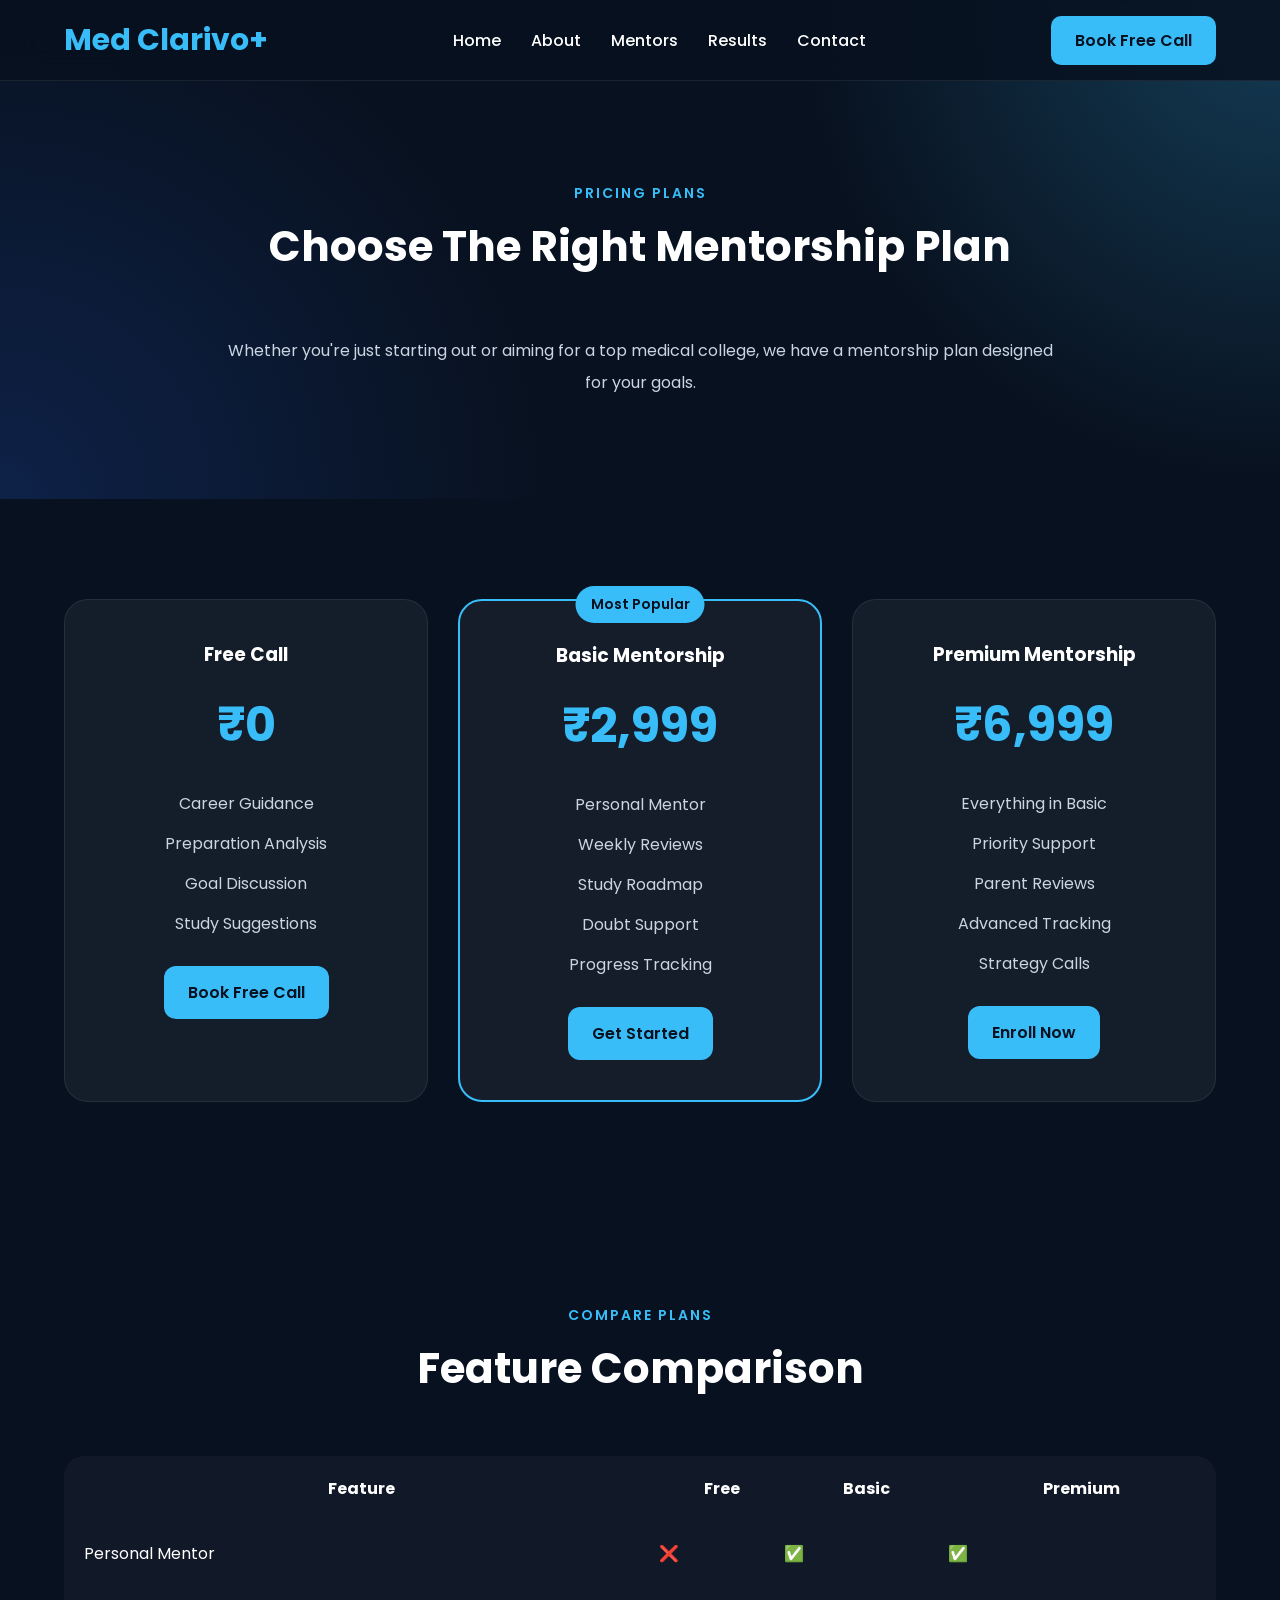
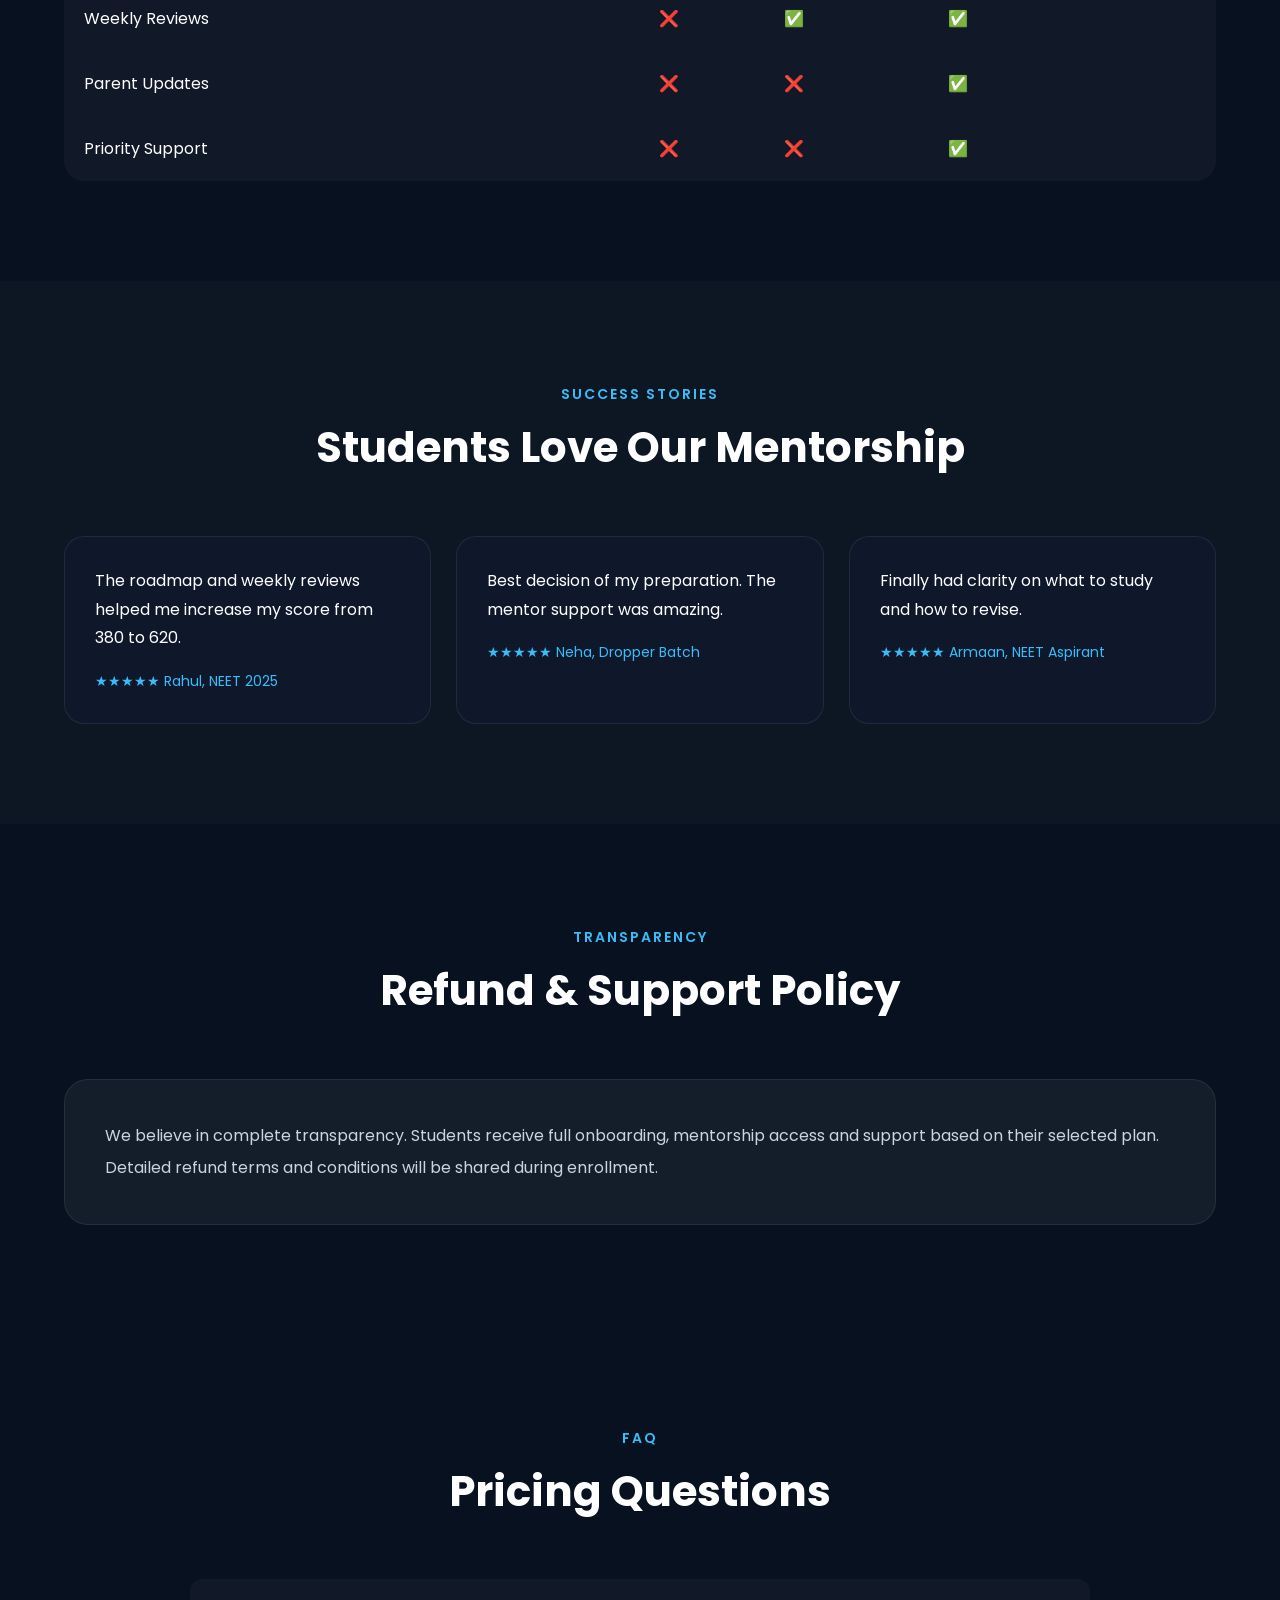
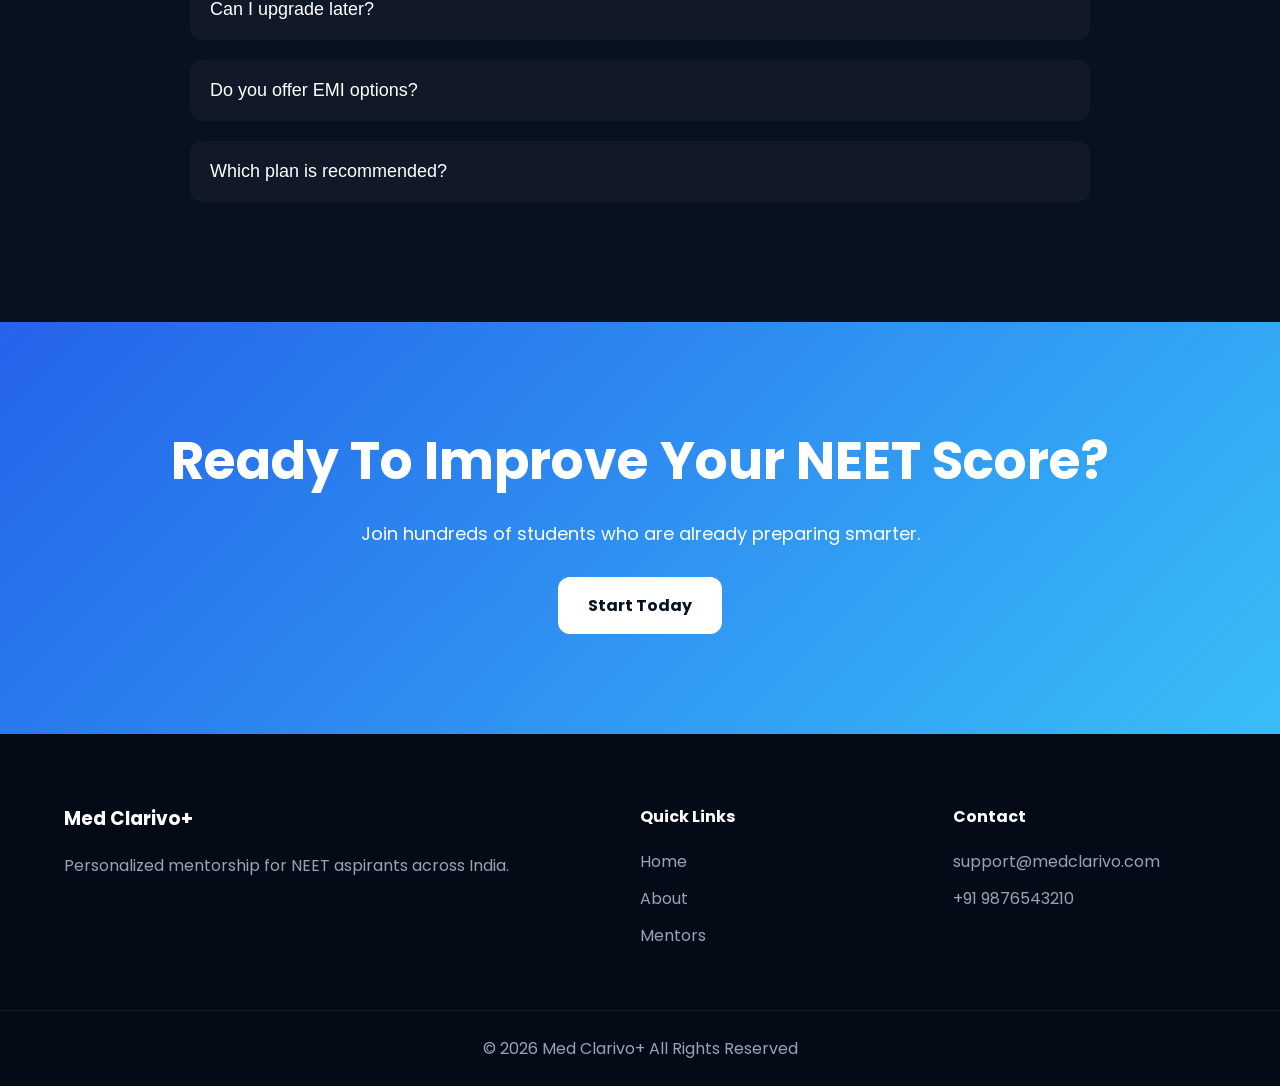
<file: pricing.html>
<!DOCTYPE html>
<html lang="en">

<head>

    <meta charset="UTF-8">

    <meta name="viewport"
        content="width=device-width, initial-scale=1.0">

    <title>
        Pricing Plans | Med Clarivo+
    </title>

    <link rel="stylesheet"
        href="style.css">

    <link href="https://fonts.googleapis.com/css2?family=Poppins:wght@300;400;500;600;700;800&display=swap"
        rel="stylesheet">

</head>

<body>

    <header class="navbar">

        <div class="container nav-container">

            <div class="logo">
                <h2>Med Clarivo+</h2>
            </div>

            <nav class="nav-links">

                <a href="index.html">Home</a>
                <a href="about.html">About</a>
                <a href="mentors.html">Mentors</a>
                <a href="results.html">Results</a>
                <a href="contact.html">Contact</a>

            </nav>

            <a href="#"
                class="nav-btn">

                Book Free Call

            </a>

        </div>

    </header>

    <!-- HERO -->

    <section class="hero">

        <div class="container">

            <div class="section-title">

                <span>PRICING PLANS</span>

                <h2>
                    Choose The Right Mentorship Plan
                </h2>

            </div>

            <p style="
                max-width:850px;
                margin:auto;
                text-align:center;
                color:#cbd5e1;
                line-height:2;
            ">

                Whether you're just starting out
                or aiming for a top medical college,
                we have a mentorship plan designed
                for your goals.

            </p>

        </div>

    </section>

    <!-- PRICING CARDS -->

    <section>

        <div class="container">

            <div class="pricing-grid">

                <div class="pricing-card">

                    <h3>
                        Free Call
                    </h3>

                    <h2>
                        ₹0
                    </h2>

                    <ul>

                        <li>Career Guidance</li>
                        <li>Preparation Analysis</li>
                        <li>Goal Discussion</li>
                        <li>Study Suggestions</li>

                    </ul>

                    <a href="#"
                        class="pricing-btn">

                        Book Free Call

                    </a>

                </div>

                <div class="pricing-card popular-plan">

                    <div class="popular-badge">
                        Most Popular
                    </div>

                    <h3>
                        Basic Mentorship
                    </h3>

                    <h2>
                        ₹2,999
                    </h2>

                    <ul>

                        <li>Personal Mentor</li>
                        <li>Weekly Reviews</li>
                        <li>Study Roadmap</li>
                        <li>Doubt Support</li>
                        <li>Progress Tracking</li>

                    </ul>

                    <a href="#"
                        class="pricing-btn">

                        Get Started

                    </a>

                </div>

                <div class="pricing-card">

                    <h3>
                        Premium Mentorship
                    </h3>

                    <h2>
                        ₹6,999
                    </h2>

                    <ul>

                        <li>Everything in Basic</li>
                        <li>Priority Support</li>
                        <li>Parent Reviews</li>
                        <li>Advanced Tracking</li>
                        <li>Strategy Calls</li>

                    </ul>

                    <a href="#"
                        class="pricing-btn">

                        Enroll Now

                    </a>

                </div>

            </div>

        </div>

    </section>

    <!-- COMPARISON TABLE -->

    <section>

        <div class="container">

            <div class="section-title">

                <span>COMPARE PLANS</span>

                <h2>
                    Feature Comparison
                </h2>

            </div>

            <div style="
                overflow-x:auto;
            ">

                <table style="
                    width:100%;
                    border-collapse:collapse;
                    background:#111827;
                    border-radius:20px;
                    overflow:hidden;
                ">

                    <tr>
                        <th style="padding:20px;">Feature</th>
                        <th>Free</th>
                        <th>Basic</th>
                        <th>Premium</th>
                    </tr>

                    <tr>
                        <td style="padding:20px;">
                            Personal Mentor
                        </td>
                        <td>❌</td>
                        <td>✅</td>
                        <td>✅</td>
                    </tr>

                    <tr>
                        <td style="padding:20px;">
                            Weekly Reviews
                        </td>
                        <td>❌</td>
                        <td>✅</td>
                        <td>✅</td>
                    </tr>

                    <tr>
                        <td style="padding:20px;">
                            Parent Updates
                        </td>
                        <td>❌</td>
                        <td>❌</td>
                        <td>✅</td>
                    </tr>

                    <tr>
                        <td style="padding:20px;">
                            Priority Support
                        </td>
                        <td>❌</td>
                        <td>❌</td>
                        <td>✅</td>
                    </tr>

                </table>

            </div>

        </div>

    </section>
    <!-- TESTIMONIALS -->

    <section class="testimonial-section">

        <div class="container">

            <div class="section-title">

                <span>SUCCESS STORIES</span>

                <h2>
                    Students Love Our Mentorship
                </h2>

            </div>

            <div class="testimonial-grid">

                <div class="chat-card">

                    <p class="student-msg">

                        The roadmap and weekly reviews
                        helped me increase my score
                        from 380 to 620.

                    </p>

                    <span>
                        ★★★★★ Rahul, NEET 2025
                    </span>

                </div>

                <div class="chat-card">

                    <p class="student-msg">

                        Best decision of my preparation.
                        The mentor support was amazing.

                    </p>

                    <span>
                        ★★★★★ Neha, Dropper Batch
                    </span>

                </div>

                <div class="chat-card">

                    <p class="student-msg">

                        Finally had clarity on what to
                        study and how to revise.

                    </p>

                    <span>
                        ★★★★★ Armaan, NEET Aspirant
                    </span>

                </div>

            </div>

        </div>

    </section>

    <!-- REFUND POLICY -->

    <section>

        <div class="container">

            <div class="section-title">

                <span>TRANSPARENCY</span>

                <h2>
                    Refund & Support Policy
                </h2>

            </div>

            <div class="parent-card">

                <p style="line-height:2;color:#cbd5e1;">

                    We believe in complete transparency.
                    Students receive full onboarding,
                    mentorship access and support based
                    on their selected plan.

                    Detailed refund terms and conditions
                    will be shared during enrollment.

                </p>

            </div>

        </div>

    </section>

    <!-- FAQ -->

    <section class="faq-section">

        <div class="container">

            <div class="section-title">

                <span>FAQ</span>

                <h2>
                    Pricing Questions
                </h2>

            </div>

            <div class="faq-container">

                <div class="faq-item">

                    <button class="faq-question">

                        Can I upgrade later?

                    </button>

                    <div class="faq-answer">

                        <p>

                            Yes, students can upgrade
                            their mentorship plan anytime.

                        </p>

                    </div>

                </div>

                <div class="faq-item">

                    <button class="faq-question">

                        Do you offer EMI options?

                    </button>

                    <div class="faq-answer">

                        <p>

                            EMI and flexible payment
                            options can be discussed
                            during enrollment.

                        </p>

                    </div>

                </div>

                <div class="faq-item">

                    <button class="faq-question">

                        Which plan is recommended?

                    </button>

                    <div class="faq-answer">

                        <p>

                            Most students choose the
                            Basic Mentorship plan because
                            it offers the best value.

                        </p>

                    </div>

                </div>

            </div>

        </div>

    </section>

    <!-- CTA -->

    <section class="final-cta">

        <div class="container">

            <h2>

                Ready To Improve Your NEET Score?

            </h2>

            <p>

                Join hundreds of students who are
                already preparing smarter.

            </p>

            <a href="#"
                class="cta-btn">

                Start Today

            </a>

        </div>

    </section>

    <!-- FOOTER -->

    <footer class="footer">

        <div class="container footer-grid">

            <div>

                <h3>Med Clarivo+</h3>

                <p>

                    Personalized mentorship for
                    NEET aspirants across India.

                </p>

            </div>

            <div>

                <h4>Quick Links</h4>

                <ul>

                    <li>
                        <a href="index.html">Home</a>
                    </li>

                    <li>
                        <a href="about.html">About</a>
                    </li>

                    <li>
                        <a href="mentors.html">Mentors</a>
                    </li>

                </ul>

            </div>

            <div>

                <h4>Contact</h4>

                <p>support@medclarivo.com</p>

                <p>+91 9876543210</p>

            </div>

        </div>

        <div class="copyright">

            © 2026 Med Clarivo+ All Rights Reserved

        </div>

    </footer>

    <script src="script.js"></script>

</body>

</html>
</file>
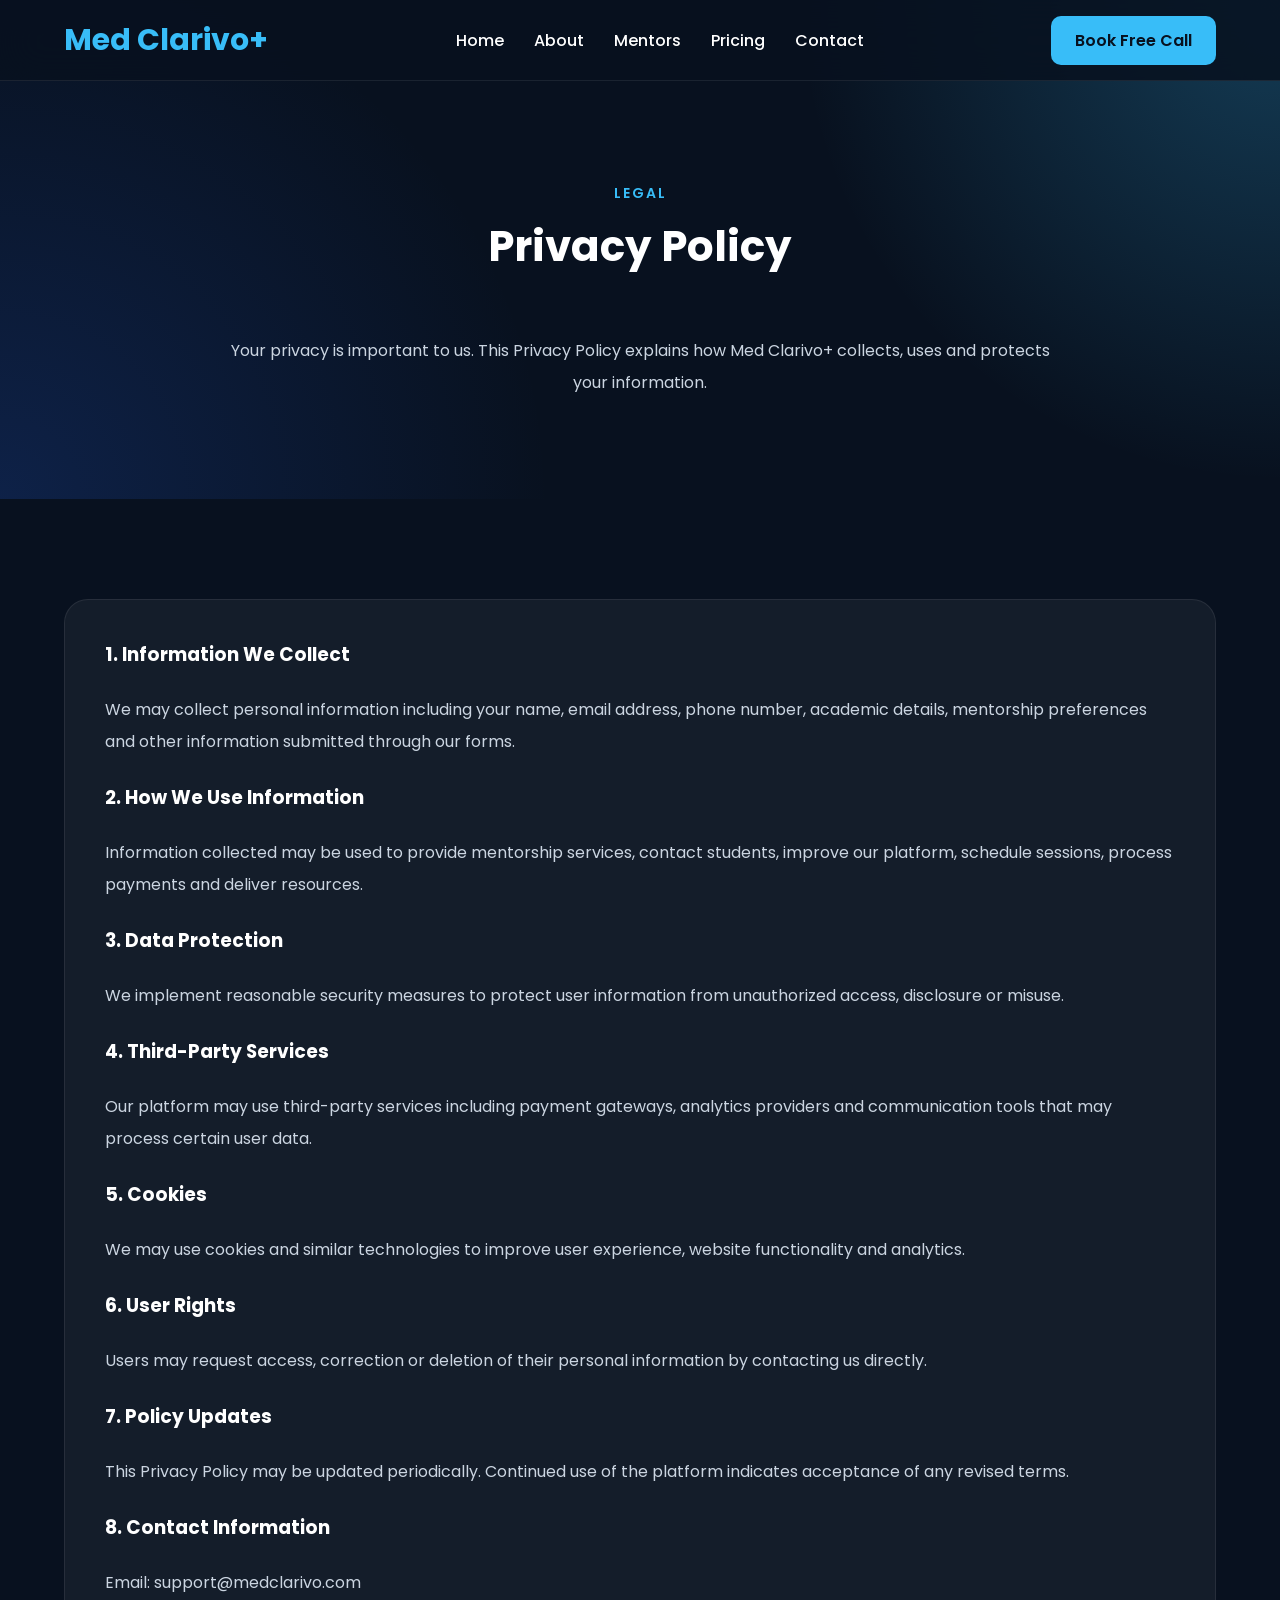
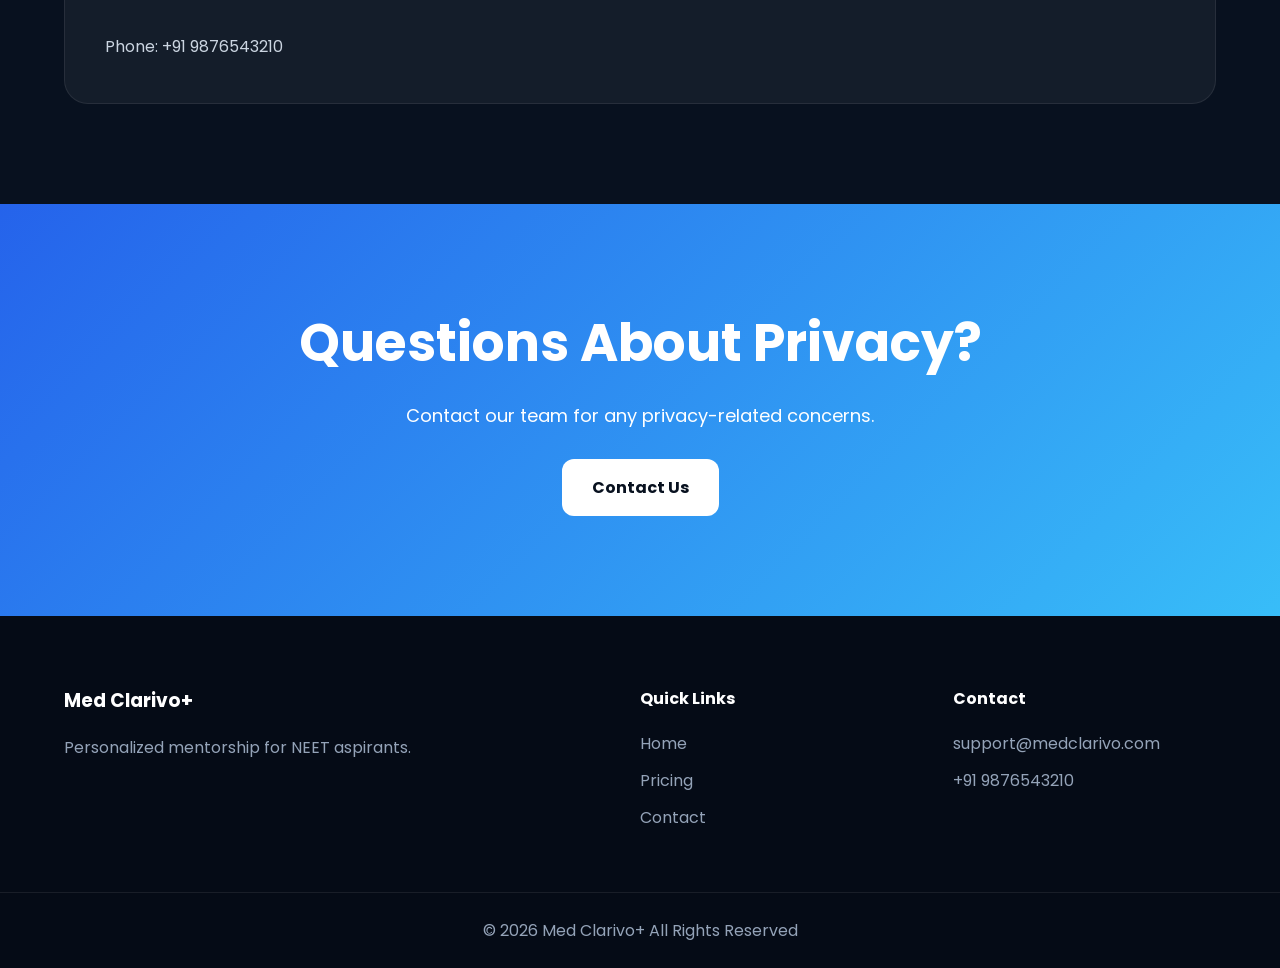
<file: privacy-policy.html>
<!DOCTYPE html>
<html lang="en">

<head>

<meta charset="UTF-8">
<meta name="viewport" content="width=device-width, initial-scale=1.0">

<title>Privacy Policy | Med Clarivo+</title>

<link rel="stylesheet" href="style.css">

<link href="https://fonts.googleapis.com/css2?family=Poppins:wght@300;400;500;600;700;800&display=swap" rel="stylesheet">

</head>

<body>

<header class="navbar">

<div class="container nav-container">

<div class="logo">
<h2>Med Clarivo+</h2>
</div>

<nav class="nav-links">

<a href="index.html">Home</a>
<a href="about.html">About</a>
<a href="mentors.html">Mentors</a>
<a href="pricing.html">Pricing</a>
<a href="contact.html">Contact</a>

</nav>

<a href="#" class="nav-btn">
Book Free Call
</a>

</div>

</header>

<section class="hero">

<div class="container">

<div class="section-title">

<span>LEGAL</span>

<h2>
Privacy Policy
</h2>

</div>

<p style="
max-width:850px;
margin:auto;
text-align:center;
color:#cbd5e1;
line-height:2;
">

Your privacy is important to us. This Privacy Policy explains
how Med Clarivo+ collects, uses and protects your information.

</p>

</div>

</section>

<section>

<div class="container">

<div class="parent-card">

<h3>1. Information We Collect</h3>

<p style="margin-top:20px;color:#cbd5e1;line-height:2;">

We may collect personal information including your name,
email address, phone number, academic details, mentorship
preferences and other information submitted through our forms.

</p>

<br>

<h3>2. How We Use Information</h3>

<p style="margin-top:20px;color:#cbd5e1;line-height:2;">

Information collected may be used to provide mentorship
services, contact students, improve our platform,
schedule sessions, process payments and deliver resources.

</p>

<br>

<h3>3. Data Protection</h3>

<p style="margin-top:20px;color:#cbd5e1;line-height:2;">

We implement reasonable security measures to protect
user information from unauthorized access, disclosure
or misuse.

</p>

<br>

<h3>4. Third-Party Services</h3>

<p style="margin-top:20px;color:#cbd5e1;line-height:2;">

Our platform may use third-party services including
payment gateways, analytics providers and communication
tools that may process certain user data.

</p>

<br>

<h3>5. Cookies</h3>

<p style="margin-top:20px;color:#cbd5e1;line-height:2;">

We may use cookies and similar technologies to improve
user experience, website functionality and analytics.

</p>

<br>

<h3>6. User Rights</h3>

<p style="margin-top:20px;color:#cbd5e1;line-height:2;">

Users may request access, correction or deletion of
their personal information by contacting us directly.

</p>

<br>

<h3>7. Policy Updates</h3>

<p style="margin-top:20px;color:#cbd5e1;line-height:2;">

This Privacy Policy may be updated periodically.
Continued use of the platform indicates acceptance
of any revised terms.

</p>

<br>

<h3>8. Contact Information</h3>

<p style="margin-top:20px;color:#cbd5e1;line-height:2;">

Email: support@medclarivo.com

<br><br>

Phone: +91 9876543210

</p>

</div>

</div>

</section>

<section class="final-cta">

<div class="container">

<h2>
Questions About Privacy?
</h2>

<p>
Contact our team for any privacy-related concerns.
</p>

<a href="contact.html" class="cta-btn">
Contact Us
</a>

</div>

</section>

<footer class="footer">

<div class="container footer-grid">

<div>

<h3>Med Clarivo+</h3>

<p>
Personalized mentorship
for NEET aspirants.
</p>

</div>

<div>

<h4>Quick Links</h4>

<ul>

<li><a href="index.html">Home</a></li>
<li><a href="pricing.html">Pricing</a></li>
<li><a href="contact.html">Contact</a></li>

</ul>

</div>

<div>

<h4>Contact</h4>

<p>support@medclarivo.com</p>
<p>+91 9876543210</p>

</div>

</div>

<div class="copyright">

© 2026 Med Clarivo+ All Rights Reserved

</div>

</footer>

<script src="script.js"></script>

</body>

</html>
</file>
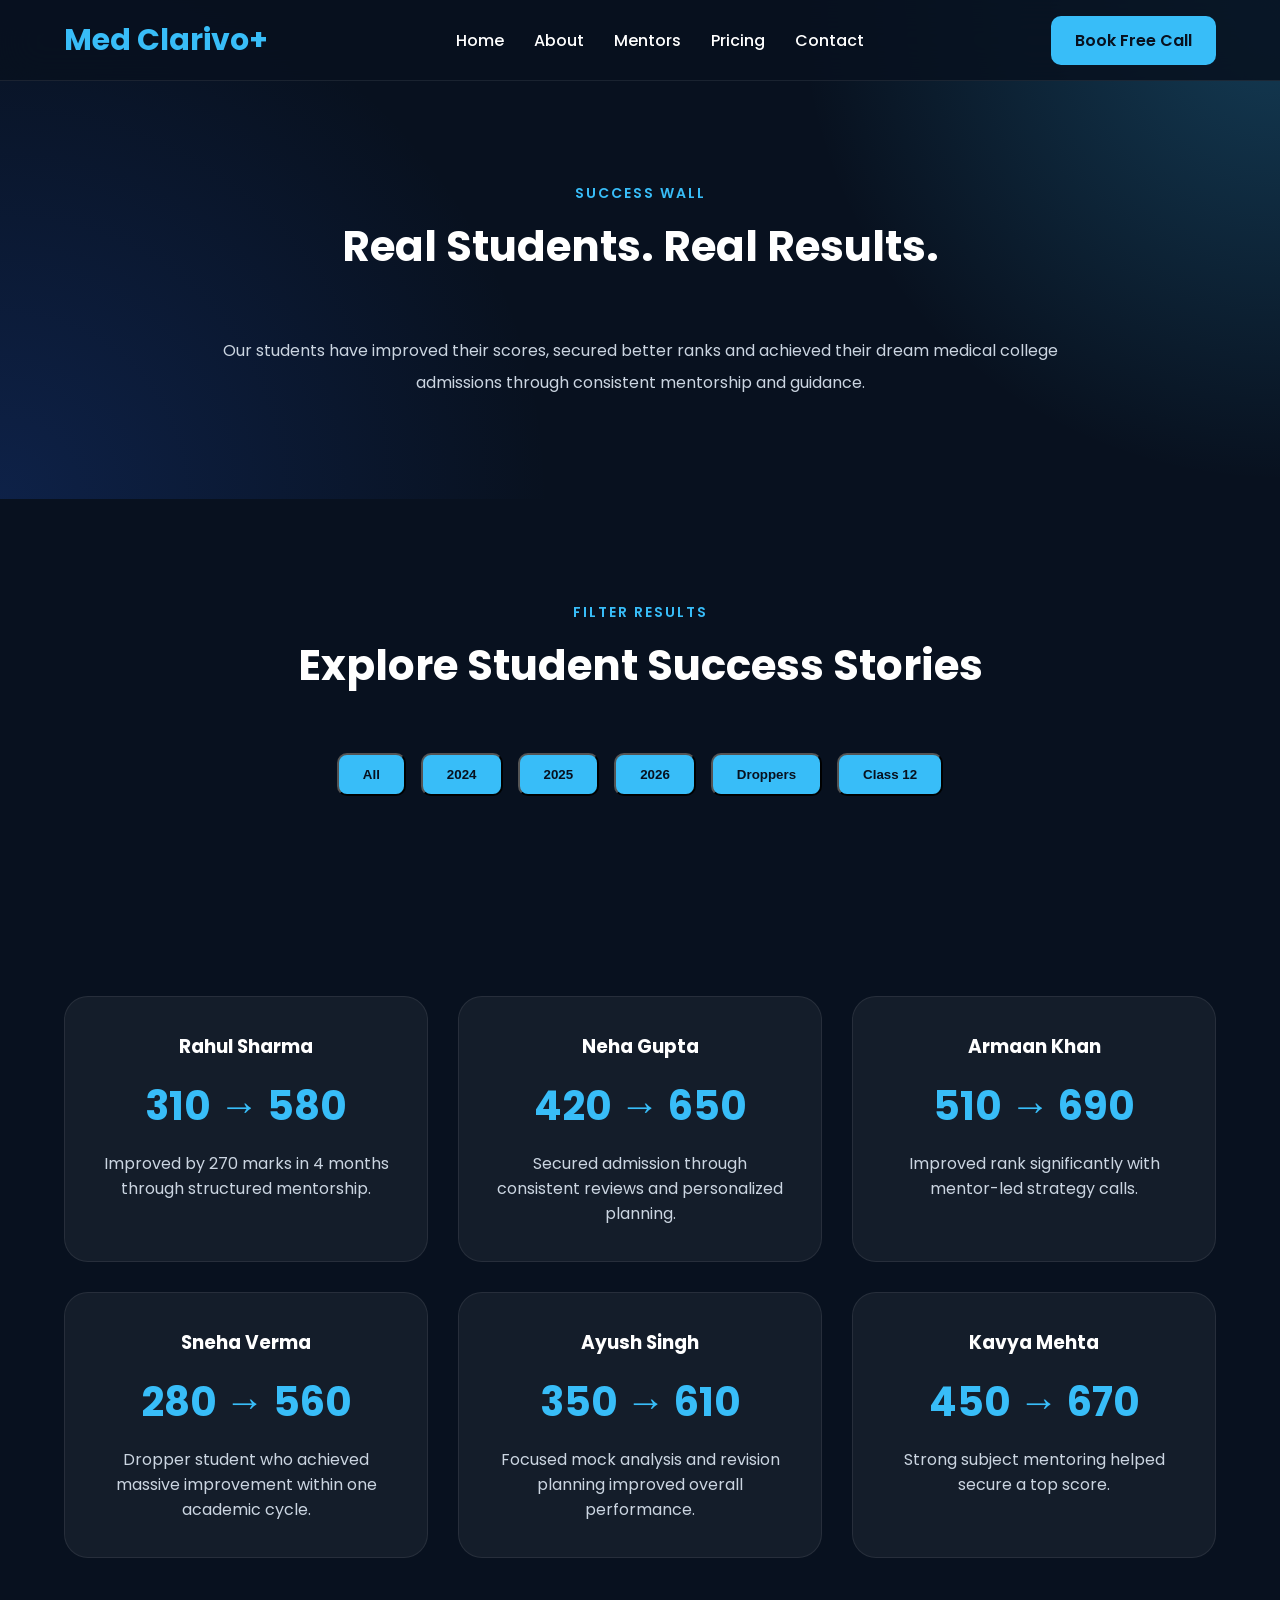
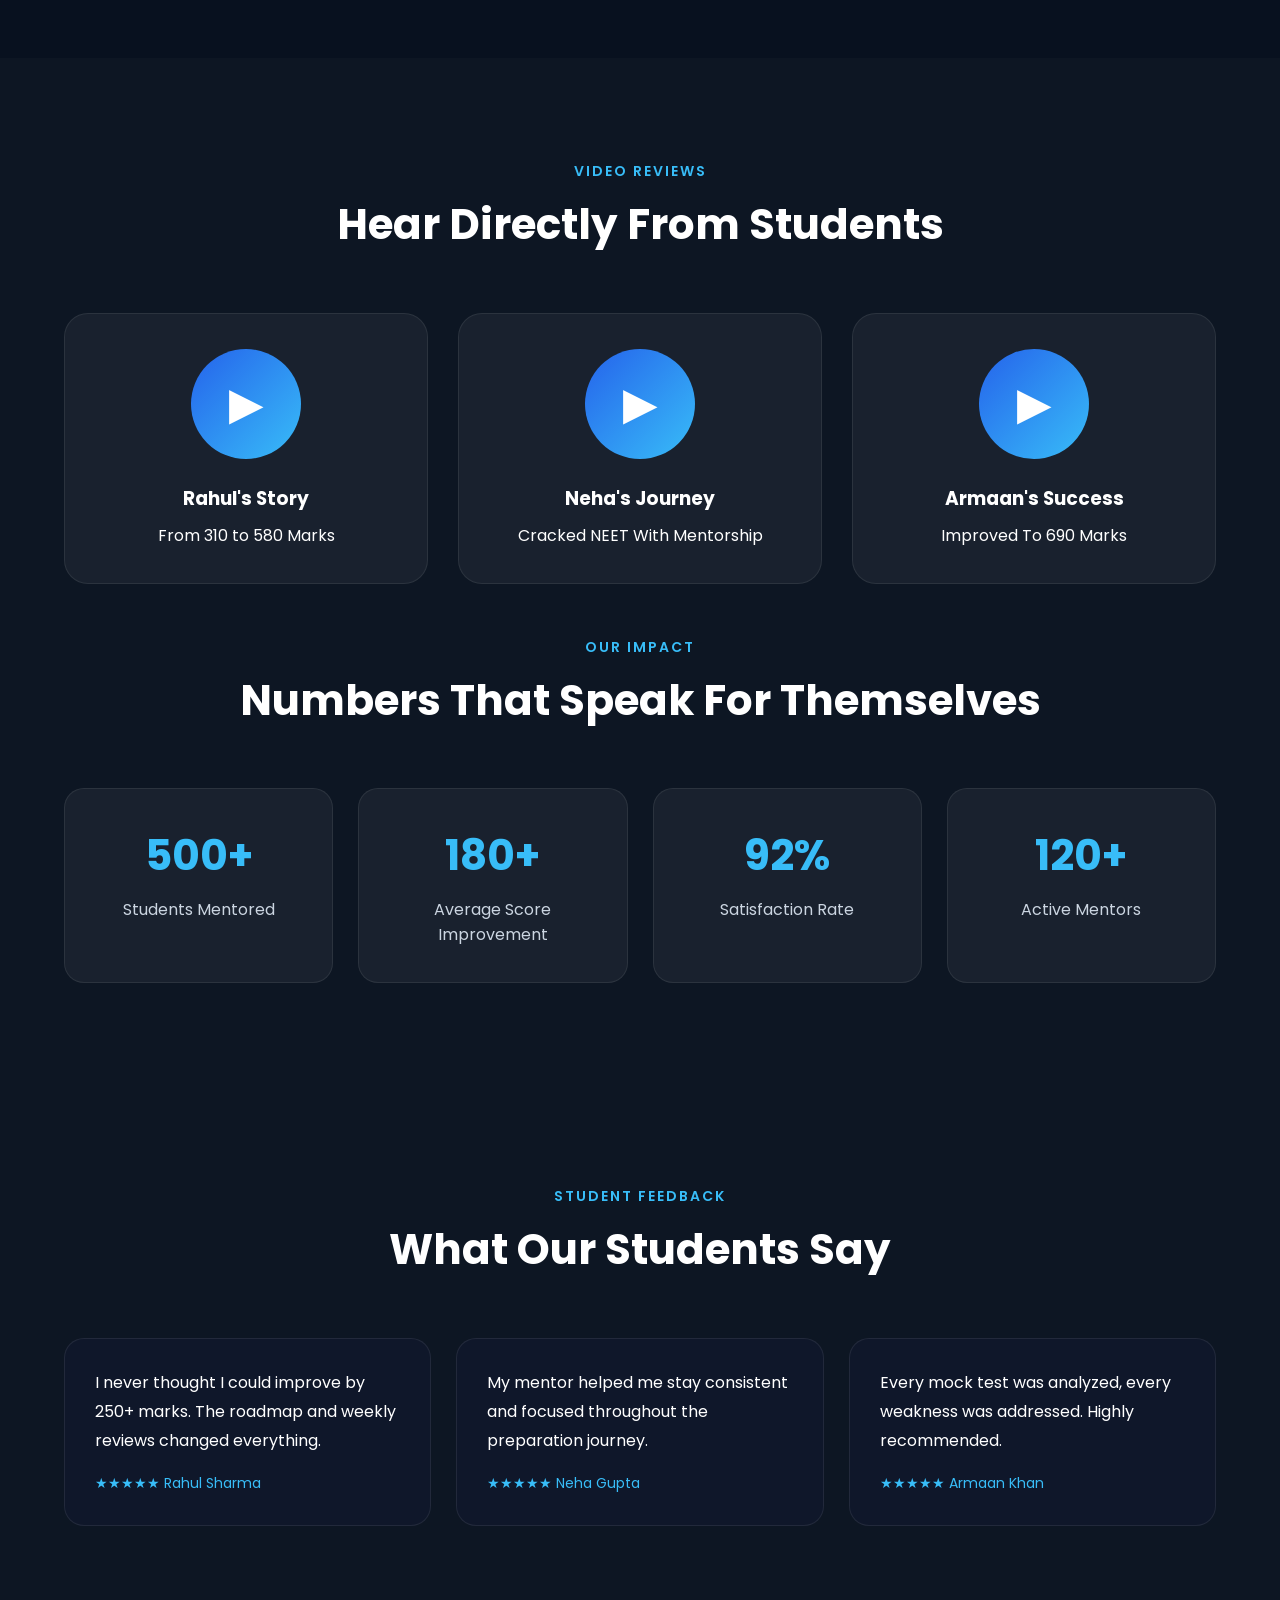
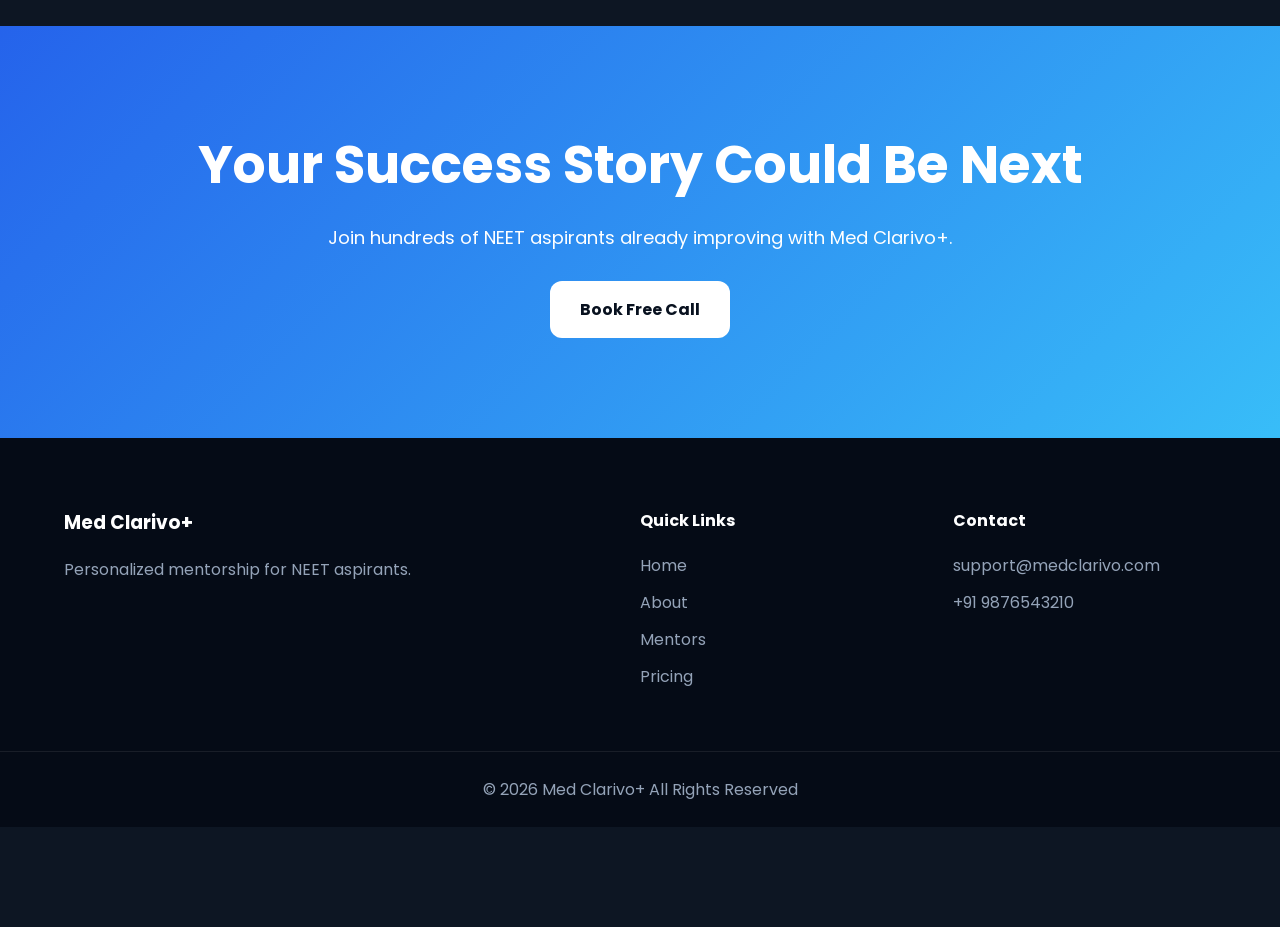
<file: results.html>
<!DOCTYPE html>
<html lang="en">

<head>

    <meta charset="UTF-8">

    <meta name="viewport"
        content="width=device-width, initial-scale=1.0">

    <title>
        Results & Success Stories | Med Clarivo+
    </title>

    <link rel="stylesheet"
        href="style.css">

    <link href="https://fonts.googleapis.com/css2?family=Poppins:wght@300;400;500;600;700;800&display=swap"
        rel="stylesheet">

</head>

<body>

    <header class="navbar">

        <div class="container nav-container">

            <div class="logo">
                <h2>Med Clarivo+</h2>
            </div>

            <nav class="nav-links">

                <a href="index.html">Home</a>
                <a href="about.html">About</a>
                <a href="mentors.html">Mentors</a>
                <a href="pricing.html">Pricing</a>
                <a href="contact.html">Contact</a>

            </nav>

            <a href="#"
                class="nav-btn">

                Book Free Call

            </a>

        </div>

    </header>

    <!-- HERO -->

    <section class="hero">

        <div class="container">

            <div class="section-title">

                <span>SUCCESS WALL</span>

                <h2>
                    Real Students.
                    Real Results.
                </h2>

            </div>

            <p style="
                max-width:850px;
                margin:auto;
                text-align:center;
                color:#cbd5e1;
                line-height:2;
            ">

                Our students have improved their scores,
                secured better ranks and achieved their
                dream medical college admissions through
                consistent mentorship and guidance.

            </p>

        </div>

    </section>

    <!-- FILTERS -->

    <section>

        <div class="container">

            <div class="section-title">

                <span>FILTER RESULTS</span>

                <h2>
                    Explore Student Success Stories
                </h2>

            </div>

            <div style="
                display:flex;
                justify-content:center;
                gap:15px;
                flex-wrap:wrap;
            ">

                <button class="nav-btn">
                    All
                </button>

                <button class="nav-btn">
                    2024
                </button>

                <button class="nav-btn">
                    2025
                </button>

                <button class="nav-btn">
                    2026
                </button>

                <button class="nav-btn">
                    Droppers
                </button>

                <button class="nav-btn">
                    Class 12
                </button>

            </div>

        </div>

    </section>

    <!-- RESULTS CARDS -->

    <section>

        <div class="container">

            <div class="results-grid">

                <div class="result-card">

                    <h3>Rahul Sharma</h3>

                    <div class="score-change">
                        310 → 580
                    </div>

                    <p>
                        Improved by 270 marks in
                        4 months through structured
                        mentorship.
                    </p>

                </div>

                <div class="result-card">

                    <h3>Neha Gupta</h3>

                    <div class="score-change">
                        420 → 650
                    </div>

                    <p>
                        Secured admission through
                        consistent reviews and
                        personalized planning.
                    </p>

                </div>

                <div class="result-card">

                    <h3>Armaan Khan</h3>

                    <div class="score-change">
                        510 → 690
                    </div>

                    <p>
                        Improved rank significantly
                        with mentor-led strategy calls.
                    </p>

                </div>

                <div class="result-card">

                    <h3>Sneha Verma</h3>

                    <div class="score-change">
                        280 → 560
                    </div>

                    <p>
                        Dropper student who achieved
                        massive improvement within
                        one academic cycle.
                    </p>

                </div>

                <div class="result-card">

                    <h3>Ayush Singh</h3>

                    <div class="score-change">
                        350 → 610
                    </div>

                    <p>
                        Focused mock analysis and
                        revision planning improved
                        overall performance.
                    </p>

                </div>

                <div class="result-card">

                    <h3>Kavya Mehta</h3>

                    <div class="score-change">
                        450 → 670
                    </div>

                    <p>
                        Strong subject mentoring
                        helped secure a top score.
                    </p>

                </div>

            </div>

        </div>

    </section>

    <!-- VIDEO TESTIMONIALS -->

    <section class="testimonial-section">

        <div class="container">

            <div class="section-title">

                <span>VIDEO REVIEWS</span>

                <h2>
                    Hear Directly From Students
                </h2>

            </div>

            <div class="mentor-grid">

                <div class="mentor-card">

                    <div class="mentor-image">
                        ▶
                    </div>

                    <h3>
                        Rahul's Story
                    </h3>

                    <p>
                        From 310 to 580 Marks
                    </p>

                </div>

                <div class="mentor-card">

                    <div class="mentor-image">
                        ▶
                    </div>

                    <h3>
                        Neha's Journey
                    </h3>

                    <p>
                        Cracked NEET With Mentorship
                    </p>

                </div>

                <div class="mentor-card">

                    <div class="mentor-image">
                        ▶
                    </div>

                    <h3>
                        Armaan's Success
                    </h3>

                    <p>
                        Improved To 690 Marks
                    </p>

                </div>

            </div>

        </div>

      <!-- SUCCESS STATS -->

    <section class="stats-section">

        <div class="container">

            <div class="section-title">

                <span>OUR IMPACT</span>

                <h2>
                    Numbers That Speak For Themselves
                </h2>

            </div>

            <div class="stats-grid">

                <div class="stat-card">

                    <h2>500+</h2>

                    <p>Students Mentored</p>

                </div>

                <div class="stat-card">

                    <h2>180+</h2>

                    <p>Average Score Improvement</p>

                </div>

                <div class="stat-card">

                    <h2>92%</h2>

                    <p>Satisfaction Rate</p>

                </div>

                <div class="stat-card">

                    <h2>120+</h2>

                    <p>Active Mentors</p>

                </div>

            </div>

        </div>

    </section>

    <!-- TESTIMONIALS -->

    <section>

        <div class="container">

            <div class="section-title">

                <span>STUDENT FEEDBACK</span>

                <h2>
                    What Our Students Say
                </h2>

            </div>

            <div class="testimonial-grid">

                <div class="chat-card">

                    <p class="student-msg">

                        I never thought I could improve
                        by 250+ marks. The roadmap and
                        weekly reviews changed everything.

                    </p>

                    <span>
                        ★★★★★ Rahul Sharma
                    </span>

                </div>

                <div class="chat-card">

                    <p class="student-msg">

                        My mentor helped me stay
                        consistent and focused throughout
                        the preparation journey.

                    </p>

                    <span>
                        ★★★★★ Neha Gupta
                    </span>

                </div>

                <div class="chat-card">

                    <p class="student-msg">

                        Every mock test was analyzed,
                        every weakness was addressed.
                        Highly recommended.

                    </p>

                    <span>
                        ★★★★★ Armaan Khan
                    </span>

                </div>

            </div>

        </div>

    </section>

    <!-- CTA -->

    <section class="final-cta">

        <div class="container">

            <h2>

                Your Success Story Could Be Next

            </h2>

            <p>

                Join hundreds of NEET aspirants
                already improving with Med Clarivo+.

            </p>

            <a href="#"
                class="cta-btn">

                Book Free Call

            </a>

        </div>

    </section>

    <!-- FOOTER -->

    <footer class="footer">

        <div class="container footer-grid">

            <div>

                <h3>Med Clarivo+</h3>

                <p>

                    Personalized mentorship
                    for NEET aspirants.

                </p>

            </div>

            <div>

                <h4>Quick Links</h4>

                <ul>

                    <li>
                        <a href="index.html">Home</a>
                    </li>

                    <li>
                        <a href="about.html">About</a>
                    </li>

                    <li>
                        <a href="mentors.html">Mentors</a>
                    </li>

                    <li>
                        <a href="pricing.html">Pricing</a>
                    </li>

                </ul>

            </div>

            <div>

                <h4>Contact</h4>

                <p>support@medclarivo.com</p>

                <p>+91 9876543210</p>

            </div>

        </div>

        <div class="copyright">

            © 2026 Med Clarivo+ All Rights Reserved

        </div>

    </footer>

    <script src="script.js"></script>

</body>

</html>
    </section>
</file>
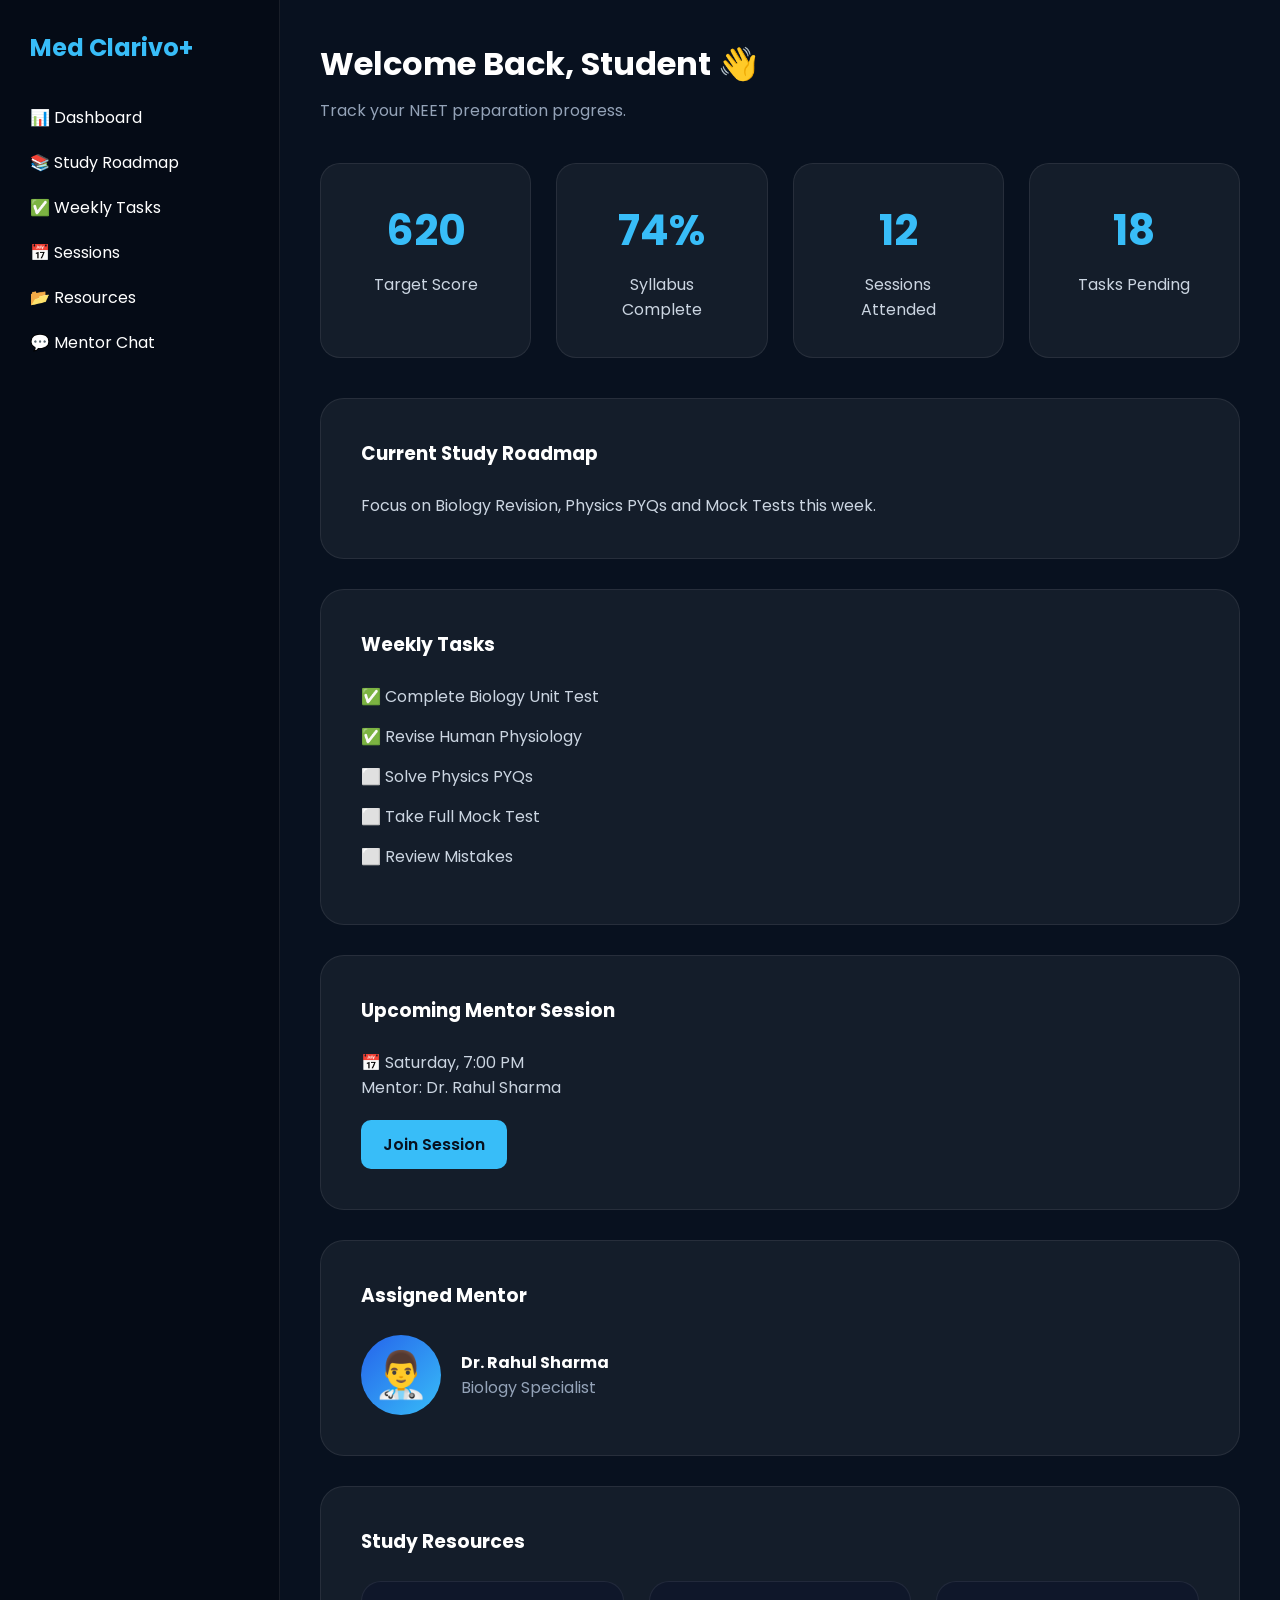
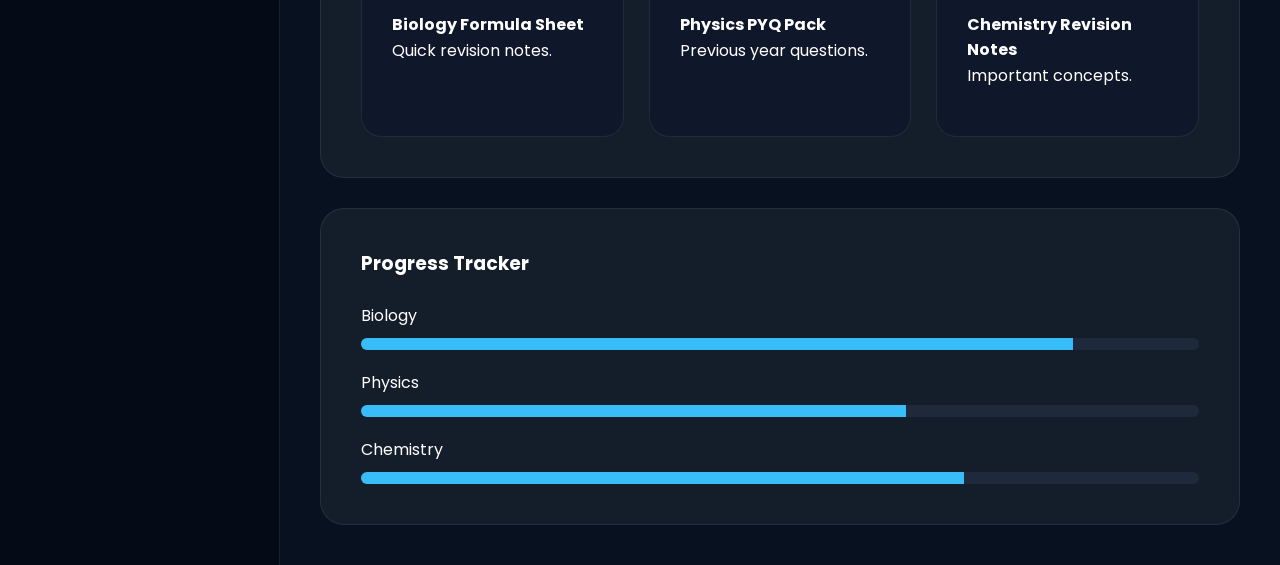
<file: student-dashboard.html>
<!DOCTYPE html>
<html lang="en">

<head>

    <meta charset="UTF-8">

    <meta name="viewport"
        content="width=device-width, initial-scale=1.0">

    <title>
        Student Dashboard | Med Clarivo+
    </title>

    <link rel="stylesheet"
        href="style.css">

    <link href="https://fonts.googleapis.com/css2?family=Poppins:wght@300;400;500;600;700;800&display=swap"
        rel="stylesheet">

</head>

<body>

    <div style="
        display:flex;
        min-height:100vh;
        background:#08111f;
    ">

        <!-- SIDEBAR -->

        <aside style="
            width:280px;
            background:#050b16;
            padding:30px;
            border-right:1px solid rgba(255,255,255,.08);
        ">

            <h2 style="
                color:#38bdf8;
                margin-bottom:40px;
            ">
                Med Clarivo+
            </h2>

            <ul style="
                display:flex;
                flex-direction:column;
                gap:20px;
            ">

                <li>
                    <a href="#"
                        style="color:white;">
                        📊 Dashboard
                    </a>
                </li>

                <li>
                    <a href="#"
                        style="color:white;">
                        📚 Study Roadmap
                    </a>
                </li>

                <li>
                    <a href="#"
                        style="color:white;">
                        ✅ Weekly Tasks
                    </a>
                </li>

                <li>
                    <a href="#"
                        style="color:white;">
                        📅 Sessions
                    </a>
                </li>

                <li>
                    <a href="#"
                        style="color:white;">
                        📂 Resources
                    </a>
                </li>

                <li>
                    <a href="#"
                        style="color:white;">
                        💬 Mentor Chat
                    </a>
                </li>

            </ul>

        </aside>

        <!-- MAIN CONTENT -->

        <main style="
            flex:1;
            padding:40px;
        ">

            <h1>
                Welcome Back, Student 👋
            </h1>

            <p style="
                color:#94a3b8;
                margin-top:10px;
            ">
                Track your NEET preparation progress.
            </p>

            <!-- STATS -->

            <div class="stats-grid"
                style="margin-top:40px;">

                <div class="stat-card">

                    <h2>620</h2>

                    <p>
                        Target Score
                    </p>

                </div>

                <div class="stat-card">

                    <h2>74%</h2>

                    <p>
                        Syllabus Complete
                    </p>

                </div>

                <div class="stat-card">

                    <h2>12</h2>

                    <p>
                        Sessions Attended
                    </p>

                </div>

                <div class="stat-card">

                    <h2>18</h2>

                    <p>
                        Tasks Pending
                    </p>

                </div>

            </div>

            <!-- ROADMAP -->

            <div class="parent-card"
                style="margin-top:40px;">

                <h3>
                    Current Study Roadmap
                </h3>

                <p style="
                    margin-top:15px;
                    color:#cbd5e1;
                ">

                    Focus on Biology Revision,
                    Physics PYQs and Mock Tests
                    this week.

                </p>

            </div>

            <!-- TASKS -->

            <div class="parent-card"
                style="margin-top:30px;">

                <h3>
                    Weekly Tasks
                </h3>

                <ul style="
                    margin-top:20px;
                ">

                    <li>✅ Complete Biology Unit Test</li>
                    <li>✅ Revise Human Physiology</li>
                    <li>⬜ Solve Physics PYQs</li>
                    <li>⬜ Take Full Mock Test</li>
                    <li>⬜ Review Mistakes</li>

                </ul>

            </div>
            <!-- UPCOMING SESSION -->

            <div class="parent-card"
                style="margin-top:30px;">

                <h3>
                    Upcoming Mentor Session
                </h3>

                <p style="
                    margin-top:15px;
                    color:#cbd5e1;
                ">

                    📅 Saturday, 7:00 PM

                </p>

                <p style="
                    color:#cbd5e1;
                ">

                    Mentor: Dr. Rahul Sharma

                </p>

                <a href="#"
                    class="mentor-btn"
                    style="margin-top:20px;display:inline-block;">

                    Join Session

                </a>

            </div>

            <!-- MENTOR CARD -->

            <div class="parent-card"
                style="margin-top:30px;">

                <h3>
                    Assigned Mentor
                </h3>

                <div style="
                    display:flex;
                    align-items:center;
                    gap:20px;
                    margin-top:20px;
                ">

                    <div class="mentor-image"
                        style="
                        width:80px;
                        height:80px;
                        margin:0;
                    ">
                        👨‍⚕️
                    </div>

                    <div>

                        <h4>
                            Dr. Rahul Sharma
                        </h4>

                        <p style="color:#94a3b8;">
                            Biology Specialist
                        </p>

                    </div>

                </div>

            </div>

            <!-- RESOURCES -->

            <div class="parent-card"
                style="margin-top:30px;">

                <h3>
                    Study Resources
                </h3>

                <div class="testimonial-grid"
                    style="margin-top:25px;">

                    <div class="chat-card">

                        <h4>
                            Biology Formula Sheet
                        </h4>

                        <p class="student-msg">
                            Quick revision notes.
                        </p>

                    </div>

                    <div class="chat-card">

                        <h4>
                            Physics PYQ Pack
                        </h4>

                        <p class="student-msg">
                            Previous year questions.
                        </p>

                    </div>

                    <div class="chat-card">

                        <h4>
                            Chemistry Revision Notes
                        </h4>

                        <p class="student-msg">
                            Important concepts.
                        </p>

                    </div>

                </div>

            </div>

            <!-- PROGRESS TRACKER -->

            <div class="parent-card"
                style="margin-top:30px;">

                <h3>
                    Progress Tracker
                </h3>

                <div style="
                    margin-top:25px;
                ">

                    <p>Biology</p>

                    <div style="
                        height:12px;
                        background:#1e293b;
                        border-radius:20px;
                        overflow:hidden;
                        margin-top:10px;
                    ">

                        <div style="
                            width:85%;
                            height:100%;
                            background:#38bdf8;
                        "></div>

                    </div>

                    <p style="
                        margin-top:20px;
                    ">
                        Physics
                    </p>

                    <div style="
                        height:12px;
                        background:#1e293b;
                        border-radius:20px;
                        overflow:hidden;
                        margin-top:10px;
                    ">

                        <div style="
                            width:65%;
                            height:100%;
                            background:#38bdf8;
                        "></div>

                    </div>

                    <p style="
                        margin-top:20px;
                    ">
                        Chemistry
                    </p>

                    <div style="
                        height:12px;
                        background:#1e293b;
                        border-radius:20px;
                        overflow:hidden;
                        margin-top:10px;
                    ">

                        <div style="
                            width:72%;
                            height:100%;
                            background:#38bdf8;
                        "></div>

                    </div>

                </div>

            </div>

        </main>

    </div>

    <script src="script.js"></script>

</body>

</html>
</file>
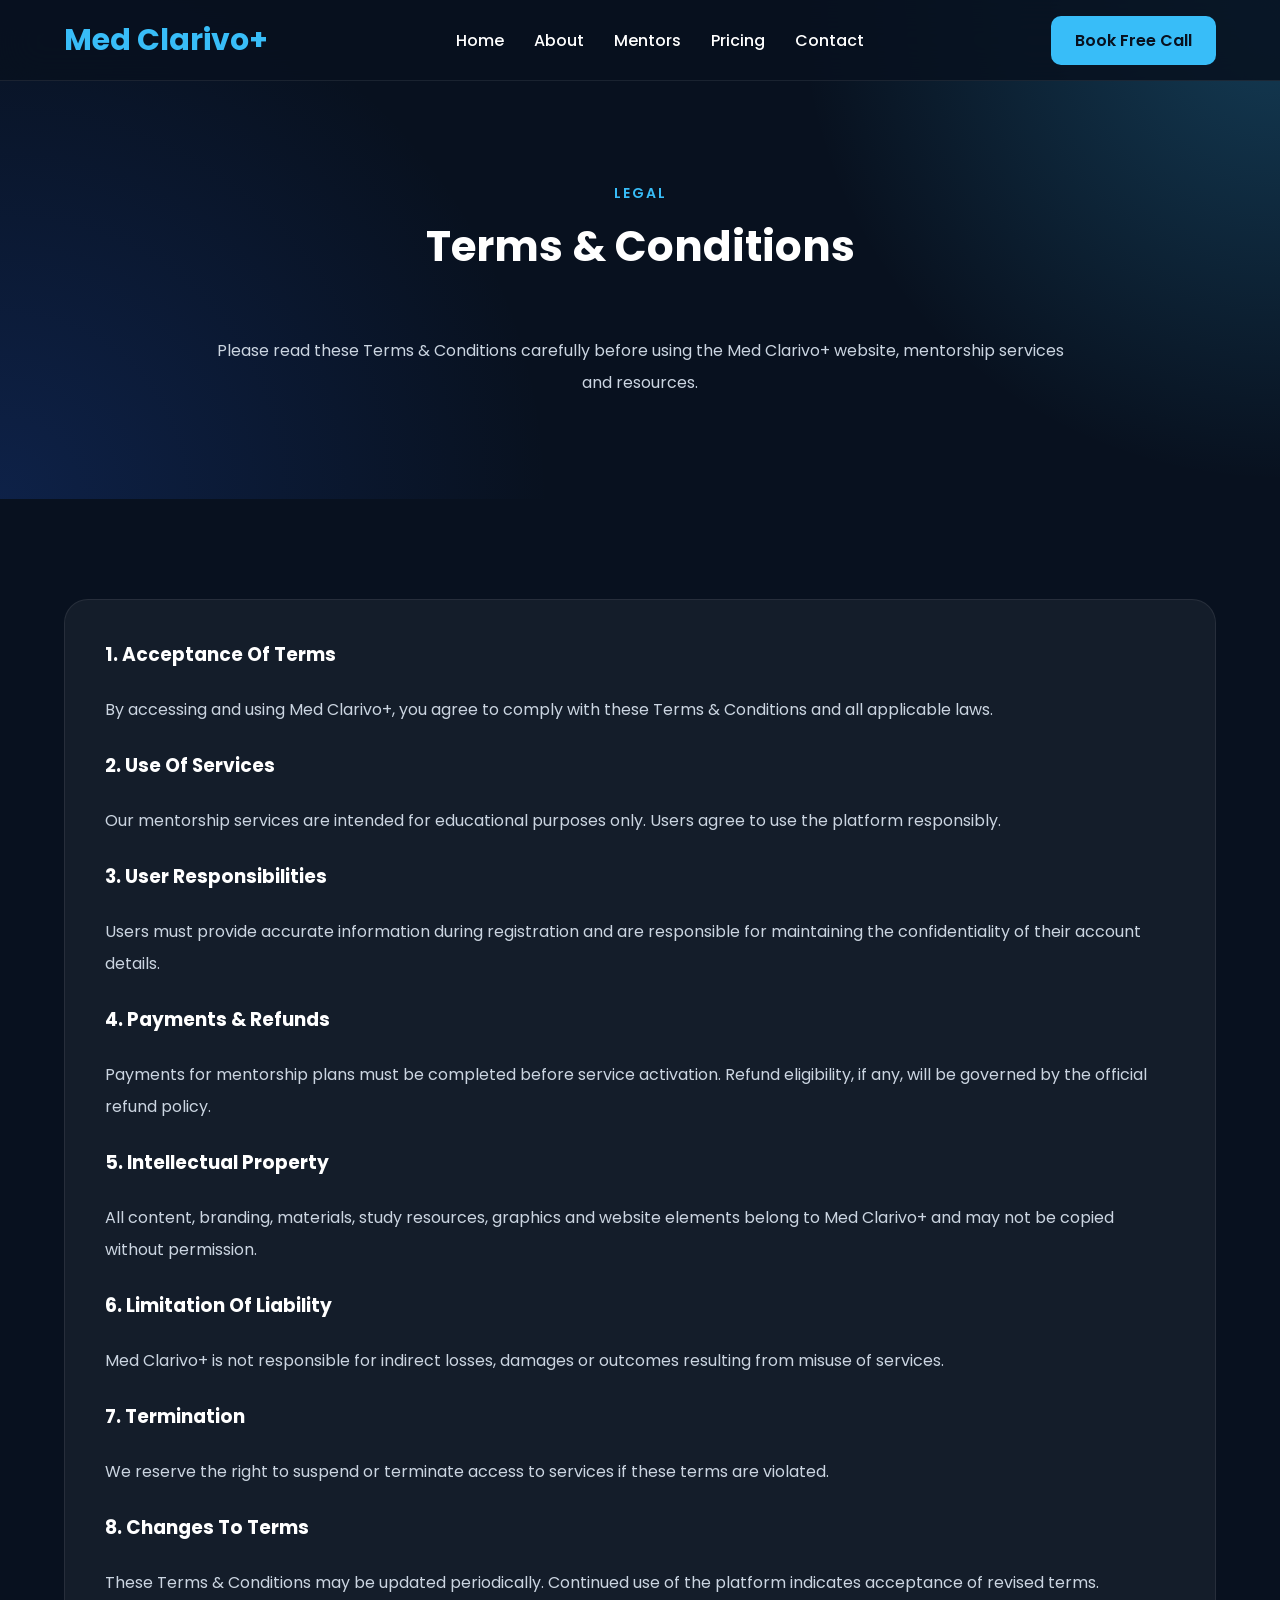
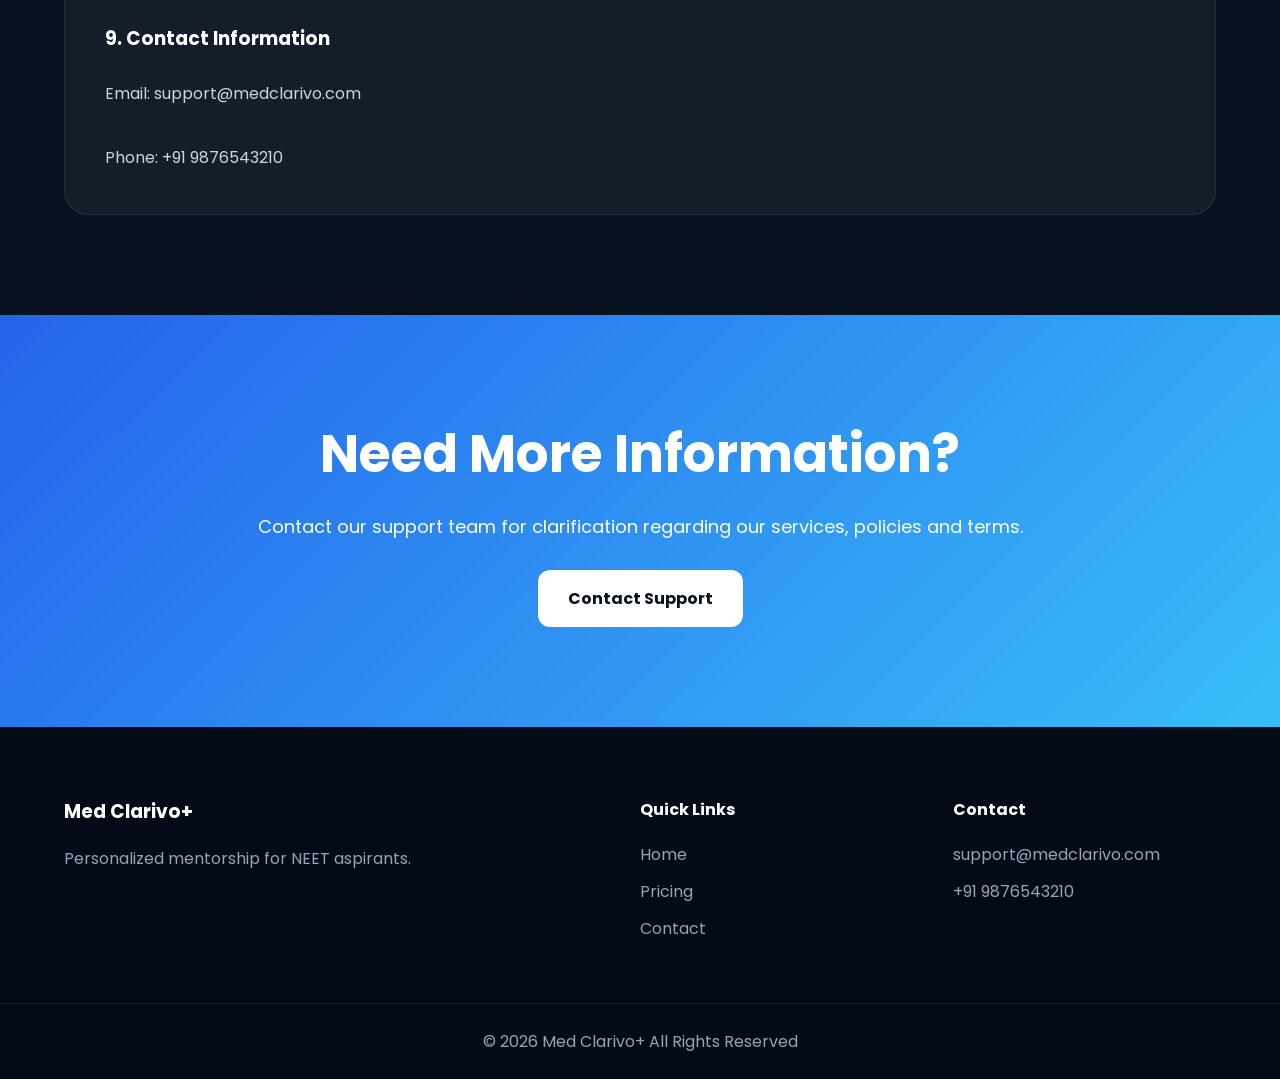
<file: terms.html>
<!DOCTYPE html>
<html lang="en">

<head>

<meta charset="UTF-8">
<meta name="viewport" content="width=device-width, initial-scale=1.0">

<title>Terms & Conditions | Med Clarivo+</title>

<link rel="stylesheet" href="style.css">

<link href="https://fonts.googleapis.com/css2?family=Poppins:wght@300;400;500;600;700;800&display=swap" rel="stylesheet">

</head>

<body>

<header class="navbar">

<div class="container nav-container">

<div class="logo">
<h2>Med Clarivo+</h2>
</div>

<nav class="nav-links">

<a href="index.html">Home</a>
<a href="about.html">About</a>
<a href="mentors.html">Mentors</a>
<a href="pricing.html">Pricing</a>
<a href="contact.html">Contact</a>

</nav>

<a href="#" class="nav-btn">
Book Free Call
</a>

</div>

</header>

<section class="hero">

<div class="container">

<div class="section-title">

<span>LEGAL</span>

<h2>
Terms & Conditions
</h2>

</div>

<p style="
max-width:850px;
margin:auto;
text-align:center;
color:#cbd5e1;
line-height:2;
">

Please read these Terms & Conditions carefully before using
the Med Clarivo+ website, mentorship services and resources.

</p>

</div>

</section>

<section>

<div class="container">

<div class="parent-card">

<h3>1. Acceptance Of Terms</h3>

<p style="margin-top:20px;color:#cbd5e1;line-height:2;">

By accessing and using Med Clarivo+, you agree to comply
with these Terms & Conditions and all applicable laws.

</p>

<br>

<h3>2. Use Of Services</h3>

<p style="margin-top:20px;color:#cbd5e1;line-height:2;">

Our mentorship services are intended for educational
purposes only. Users agree to use the platform responsibly.

</p>

<br>

<h3>3. User Responsibilities</h3>

<p style="margin-top:20px;color:#cbd5e1;line-height:2;">

Users must provide accurate information during registration
and are responsible for maintaining the confidentiality
of their account details.

</p>

<br>

<h3>4. Payments & Refunds</h3>

<p style="margin-top:20px;color:#cbd5e1;line-height:2;">

Payments for mentorship plans must be completed before
service activation. Refund eligibility, if any, will be
governed by the official refund policy.

</p>

<br>

<h3>5. Intellectual Property</h3>

<p style="margin-top:20px;color:#cbd5e1;line-height:2;">

All content, branding, materials, study resources,
graphics and website elements belong to Med Clarivo+
and may not be copied without permission.

</p>

<br>

<h3>6. Limitation Of Liability</h3>

<p style="margin-top:20px;color:#cbd5e1;line-height:2;">

Med Clarivo+ is not responsible for indirect losses,
damages or outcomes resulting from misuse of services.

</p>

<br>

<h3>7. Termination</h3>

<p style="margin-top:20px;color:#cbd5e1;line-height:2;">

We reserve the right to suspend or terminate access
to services if these terms are violated.

</p>

<br>

<h3>8. Changes To Terms</h3>

<p style="margin-top:20px;color:#cbd5e1;line-height:2;">

These Terms & Conditions may be updated periodically.
Continued use of the platform indicates acceptance
of revised terms.

</p>

<br>

<h3>9. Contact Information</h3>

<p style="margin-top:20px;color:#cbd5e1;line-height:2;">

Email: support@medclarivo.com

<br><br>

Phone: +91 9876543210

</p>

</div>

</div>

</section>

<section class="final-cta">

<div class="container">

<h2>
Need More Information?
</h2>

<p>
Contact our support team for clarification regarding
our services, policies and terms.

</p>

<a href="contact.html" class="cta-btn">
Contact Support
</a>

</div>

</section>

<footer class="footer">

<div class="container footer-grid">

<div>

<h3>Med Clarivo+</h3>

<p>
Personalized mentorship
for NEET aspirants.
</p>

</div>

<div>

<h4>Quick Links</h4>

<ul>

<li><a href="index.html">Home</a></li>
<li><a href="pricing.html">Pricing</a></li>
<li><a href="contact.html">Contact</a></li>

</ul>

</div>

<div>

<h4>Contact</h4>

<p>support@medclarivo.com</p>
<p>+91 9876543210</p>

</div>

</div>

<div class="copyright">

© 2026 Med Clarivo+ All Rights Reserved

</div>

</footer>

<script src="script.js"></script>

</body>

</html>
</file>
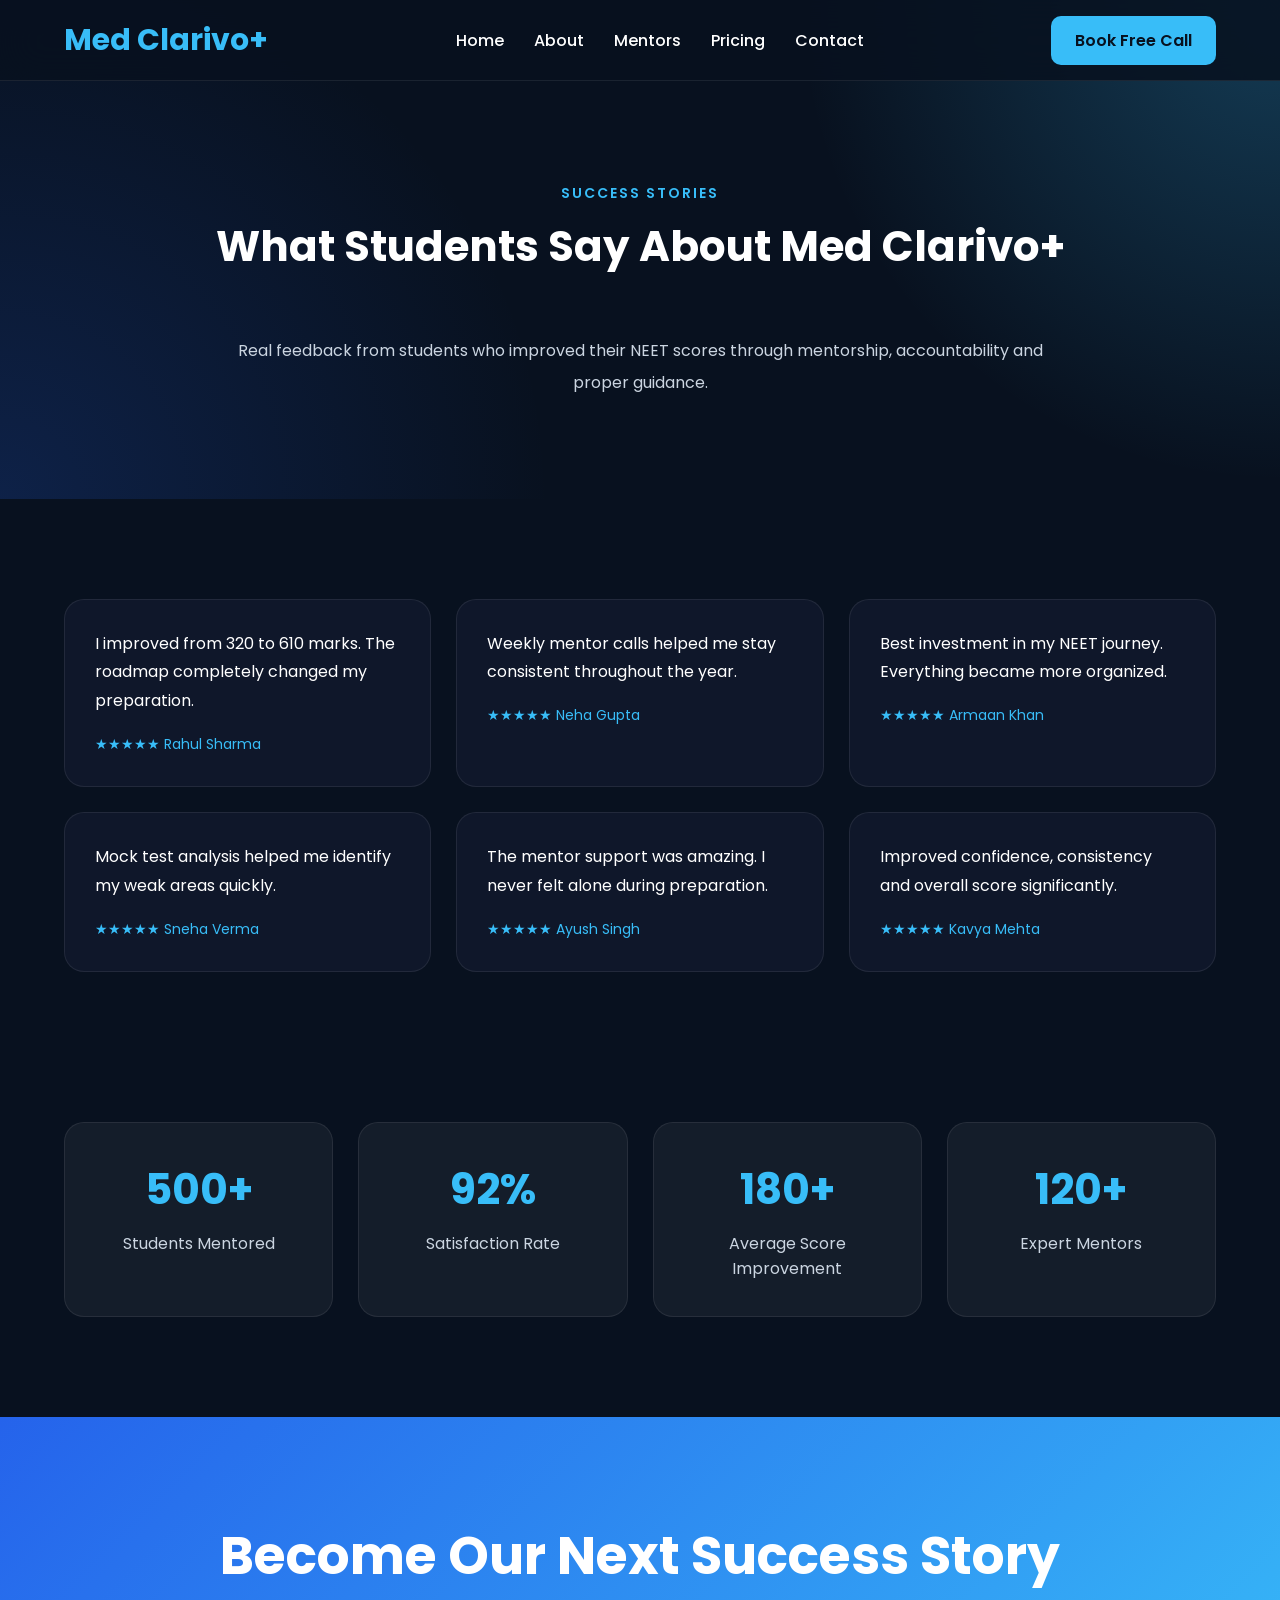
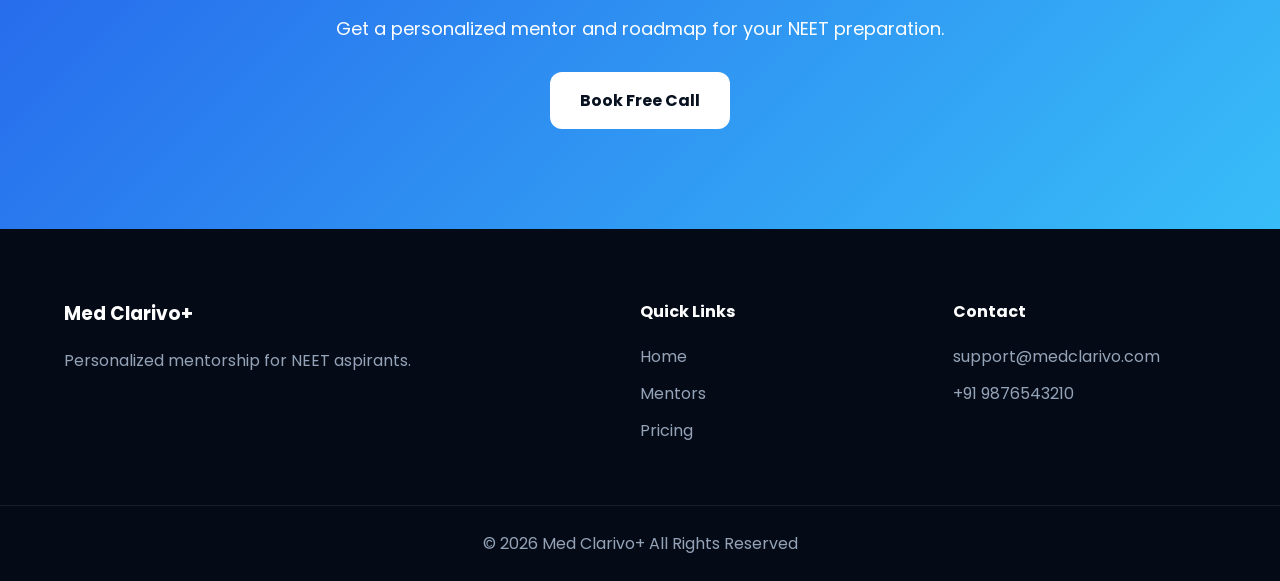
<file: Testimonials.html>
<!DOCTYPE html>
<html lang="en">

<head>

<meta charset="UTF-8">
<meta name="viewport" content="width=device-width, initial-scale=1.0">

<title>Student Testimonials | Med Clarivo+</title>

<link rel="stylesheet" href="style.css">

<link href="https://fonts.googleapis.com/css2?family=Poppins:wght@300;400;500;600;700;800&display=swap" rel="stylesheet">

</head>

<body>

<header class="navbar">

<div class="container nav-container">

<div class="logo">
<h2>Med Clarivo+</h2>
</div>

<nav class="nav-links">

<a href="index.html">Home</a>
<a href="about.html">About</a>
<a href="mentors.html">Mentors</a>
<a href="pricing.html">Pricing</a>
<a href="contact.html">Contact</a>

</nav>

<a href="#" class="nav-btn">
Book Free Call
</a>

</div>

</header>

<section class="hero">

<div class="container">

<div class="section-title">

<span>SUCCESS STORIES</span>

<h2>
What Students Say About
Med Clarivo+
</h2>

</div>

<p style="
max-width:850px;
margin:auto;
text-align:center;
color:#cbd5e1;
line-height:2;
">

Real feedback from students who improved
their NEET scores through mentorship,
accountability and proper guidance.

</p>

</div>

</section>

<section>

<div class="container">

<div class="testimonial-grid">

<div class="chat-card">

<p class="student-msg">

I improved from 320 to 610 marks.
The roadmap completely changed
my preparation.

</p>

<span>
★★★★★ Rahul Sharma
</span>

</div>

<div class="chat-card">

<p class="student-msg">

Weekly mentor calls helped me stay
consistent throughout the year.

</p>

<span>
★★★★★ Neha Gupta
</span>

</div>

<div class="chat-card">

<p class="student-msg">

Best investment in my NEET journey.
Everything became more organized.

</p>

<span>
★★★★★ Armaan Khan
</span>

</div>

<div class="chat-card">

<p class="student-msg">

Mock test analysis helped me identify
my weak areas quickly.

</p>

<span>
★★★★★ Sneha Verma
</span>

</div>

<div class="chat-card">

<p class="student-msg">

The mentor support was amazing.
I never felt alone during preparation.

</p>

<span>
★★★★★ Ayush Singh
</span>

</div>

<div class="chat-card">

<p class="student-msg">

Improved confidence, consistency
and overall score significantly.

</p>

<span>
★★★★★ Kavya Mehta
</span>

</div>

</div>

</div>

</section>

<section class="stats-section">

<div class="container stats-grid">

<div class="stat-card">

<h2>500+</h2>

<p>
Students Mentored
</p>

</div>

<div class="stat-card">

<h2>92%</h2>

<p>
Satisfaction Rate
</p>

</div>

<div class="stat-card">

<h2>180+</h2>

<p>
Average Score Improvement
</p>

</div>

<div class="stat-card">

<h2>120+</h2>

<p>
Expert Mentors
</p>

</div>

</div>

</section>

<section class="final-cta">

<div class="container">

<h2>
Become Our Next Success Story
</h2>

<p>
Get a personalized mentor and roadmap
for your NEET preparation.

</p>

<a href="#" class="cta-btn">

Book Free Call

</a>

</div>

</section>

<footer class="footer">

<div class="container footer-grid">

<div>

<h3>Med Clarivo+</h3>

<p>
Personalized mentorship
for NEET aspirants.
</p>

</div>

<div>

<h4>Quick Links</h4>

<ul>

<li><a href="index.html">Home</a></li>
<li><a href="mentors.html">Mentors</a></li>
<li><a href="pricing.html">Pricing</a></li>

</ul>

</div>

<div>

<h4>Contact</h4>

<p>support@medclarivo.com</p>
<p>+91 9876543210</p>

</div>

</div>

<div class="copyright">

© 2026 Med Clarivo+ All Rights Reserved

</div>

</footer>

<script src="script.js"></script>

</body>

</html>
</file>
<file: style.css>
/* =========================
   GOOGLE FONT RESET
========================= */

*{
    margin:0;
    padding:0;
    box-sizing:border-box;
}

html{
    scroll-behavior:smooth;
}

body{
    font-family:'Poppins',sans-serif;
    background:#08111f;
    color:#ffffff;
    overflow-x:hidden;
}

/* =========================
   GLOBAL
========================= */

.container{
    width:90%;
    max-width:1200px;
    margin:auto;
}

a{
    text-decoration:none;
}

ul{
    list-style:none;
}

section{
    padding:100px 0;
}

.section-title{
    text-align:center;
    margin-bottom:60px;
}

.section-title span{
    color:#38bdf8;
    font-size:14px;
    letter-spacing:2px;
    font-weight:600;
}

.section-title h2{
    margin-top:15px;
    font-size:42px;
    line-height:1.3;
    font-weight:700;
}

/* =========================
   NAVBAR
========================= */

.navbar{
    position:fixed;
    width:100%;
    top:0;
    left:0;
    z-index:1000;

    backdrop-filter:blur(20px);

    background:rgba(8,17,31,.85);

    border-bottom:1px solid rgba(255,255,255,.08);
}

.nav-container{
    display:flex;
    align-items:center;
    justify-content:space-between;

    height:80px;
}

.logo h2{
    color:#38bdf8;
    font-size:30px;
    font-weight:700;
}

.nav-links{
    display:flex;
    gap:30px;
}

.nav-links a{
    color:white;
    font-weight:500;
    transition:.3s;
}

.nav-links a:hover{
    color:#38bdf8;
}

.nav-btn{
    background:#38bdf8;
    color:#08111f;

    padding:12px 24px;

    border-radius:10px;

    font-weight:600;

    transition:.3s;
}

.nav-btn:hover{
    transform:translateY(-3px);
}

/* =========================
   HERO SECTION
========================= */

.hero{
    padding-top:180px;

    background:
    radial-gradient(circle at top right,
    rgba(56,189,248,.25),
    transparent 35%),

    radial-gradient(circle at bottom left,
    rgba(37,99,235,.20),
    transparent 40%);

}

.hero-content{
    display:grid;
    grid-template-columns:1fr 1fr;
    gap:70px;
    align-items:center;
}

.hero-badge{
    display:inline-block;

    padding:10px 18px;

    border-radius:30px;

    background:
    rgba(56,189,248,.15);

    color:#38bdf8;

    margin-bottom:25px;

    font-size:14px;
}

.hero-left h1{
    font-size:64px;
    line-height:1.15;
    margin-bottom:25px;
}

.hero-left h1 span{
    color:#38bdf8;
}

.hero-left p{
    color:#cbd5e1;
    font-size:18px;
    line-height:1.8;

    margin-bottom:35px;
}

/* =========================
   HERO BUTTONS
========================= */

.hero-buttons{
    display:flex;
    gap:20px;
    margin-bottom:40px;
}

.primary-btn{
    background:#38bdf8;
    color:#08111f;

    padding:15px 28px;

    border-radius:12px;

    font-weight:600;

    transition:.3s;
}

.primary-btn:hover{
    transform:translateY(-3px);
}

.secondary-btn{
    border:1px solid rgba(255,255,255,.15);

    color:white;

    padding:15px 28px;

    border-radius:12px;
}

.secondary-btn:hover{
    background:rgba(255,255,255,.05);
}

/* =========================
   HERO STATS
========================= */

.hero-mini-stats{
    display:flex;
    gap:40px;
}

.hero-mini-stats h3{
    font-size:28px;
    color:#38bdf8;
}

.hero-mini-stats span{
    color:#94a3b8;
}

/* =========================
   GLASS CARD
========================= */

.glass-card{

    background:
    rgba(255,255,255,.06);

    border:
    1px solid rgba(255,255,255,.08);

    backdrop-filter:
    blur(25px);

    border-radius:24px;

    padding:40px;

    text-align:center;
}

.glass-card h3{
    margin-bottom:30px;
    font-size:28px;
}

#countdown{
    display:flex;
    justify-content:center;
    gap:25px;
    margin-bottom:25px;
}

#countdown h2{
    font-size:42px;
    color:#38bdf8;
}

#countdown span{
    color:#cbd5e1;
}

/* =========================
   STATS SECTION
========================= */

.stats-section{
    padding-top:50px;
}

.stats-grid{
    display:grid;
    grid-template-columns:repeat(4,1fr);
    gap:25px;
}

.stat-card{

    background:
    rgba(255,255,255,.05);

    border:
    1px solid rgba(255,255,255,.08);

    border-radius:20px;

    padding:35px;

    text-align:center;
}

.stat-card h2{
    color:#38bdf8;
    font-size:42px;
    margin-bottom:10px;
}

.stat-card p{
    color:#cbd5e1;
}
/* =========================
   PAIN SECTION
========================= */

.pain-grid{
    display:grid;
    grid-template-columns:repeat(4,1fr);
    gap:25px;
}

.pain-card{
    background:rgba(255,255,255,.05);
    border:1px solid rgba(255,255,255,.08);
    border-radius:20px;
    padding:35px;
    transition:.3s;
}

.pain-card:hover{
    transform:translateY(-10px);
    border-color:#38bdf8;
}

.pain-card i{
    font-size:42px;
    color:#38bdf8;
    margin-bottom:20px;
}

.pain-card h3{
    margin-bottom:15px;
    font-size:22px;
}

.pain-card p{
    color:#cbd5e1;
    line-height:1.8;
}

/* =========================
   PROCESS SECTION
========================= */

.process-grid{
    display:grid;
    grid-template-columns:repeat(3,1fr);
    gap:30px;
}

.process-card{
    background:rgba(255,255,255,.05);
    border:1px solid rgba(255,255,255,.08);
    border-radius:24px;
    padding:40px;
    text-align:center;
    position:relative;
}

.step-number{
    width:70px;
    height:70px;

    margin:auto;
    margin-bottom:25px;

    display:flex;
    align-items:center;
    justify-content:center;

    border-radius:50%;

    background:#38bdf8;
    color:#08111f;

    font-weight:700;
    font-size:22px;
}

.process-card h3{
    margin-bottom:15px;
    font-size:24px;
}

.process-card p{
    color:#cbd5e1;
    line-height:1.8;
}

/* =========================
   MENTOR SECTION
========================= */

.mentors-section{
    background:rgba(255,255,255,.02);
}

.mentor-grid{
    display:grid;
    grid-template-columns:repeat(3,1fr);
    gap:30px;
}

.mentor-card{
    background:rgba(255,255,255,.05);
    border:1px solid rgba(255,255,255,.08);
    border-radius:24px;
    padding:35px;
    text-align:center;
    transition:.3s;
}

.mentor-card:hover{
    transform:translateY(-10px);
    border-color:#38bdf8;
}

.mentor-image{
    width:110px;
    height:110px;

    margin:auto;
    margin-bottom:25px;

    border-radius:50%;

    background:linear-gradient(
        135deg,
        #2563eb,
        #38bdf8
    );

    display:flex;
    align-items:center;
    justify-content:center;

    font-size:45px;
}

.mentor-card h3{
    margin-bottom:10px;
}

.mentor-role{
    color:#38bdf8;
    margin-bottom:20px;
}

.mentor-card ul{
    text-align:left;
    margin-bottom:25px;
}

.mentor-card ul li{
    margin-bottom:10px;
    color:#cbd5e1;
}

.mentor-btn{
    display:inline-block;

    background:#38bdf8;
    color:#08111f;

    padding:12px 22px;
    border-radius:10px;

    font-weight:600;
}

/* =========================
   RESULTS SECTION
========================= */

.results-grid{
    display:grid;
    grid-template-columns:repeat(3,1fr);
    gap:30px;
}

.result-card{
    background:rgba(255,255,255,.05);
    border:1px solid rgba(255,255,255,.08);
    border-radius:24px;
    padding:35px;
    text-align:center;
}

.result-card h3{
    margin-bottom:15px;
}

.score-change{
    font-size:40px;
    font-weight:700;
    color:#38bdf8;
    margin-bottom:15px;
}

.result-card p{
    color:#cbd5e1;
}

/* =========================
   TESTIMONIAL SECTION
========================= */

.testimonial-section{
    background:rgba(255,255,255,.02);
}

.testimonial-grid{
    display:grid;
    grid-template-columns:repeat(3,1fr);
    gap:25px;
}

.chat-card{
    background:#0f172a;
    border:1px solid rgba(255,255,255,.08);
    border-radius:20px;
    padding:30px;
}

.student-msg{
    color:white;
    line-height:1.8;
    margin-bottom:15px;
}

.chat-card span{
    color:#38bdf8;
    font-size:14px;
}

/* =========================
   PARENT SECTION
========================= */

.parent-content{
    display:grid;
    grid-template-columns:1fr 1fr;
    gap:50px;
    align-items:center;
}

.parent-content h2{
    font-size:48px;
    margin-bottom:20px;
}

.parent-content p{
    color:#cbd5e1;
    line-height:1.9;
    margin-bottom:20px;
}

.parent-card{
    background:rgba(255,255,255,.05);
    border:1px solid rgba(255,255,255,.08);
    border-radius:24px;
    padding:40px;
}

.parent-card h3{
    margin-bottom:25px;
}

.parent-card li{
    margin-bottom:15px;
    color:#cbd5e1;
}
/* =========================
   SCORE PREDICTOR
========================= */

.predictor-section{
    background:rgba(255,255,255,.02);
}

.predictor-card{
    max-width:700px;
    margin:auto;

    background:rgba(255,255,255,.05);

    border:1px solid rgba(255,255,255,.08);

    border-radius:24px;

    padding:50px;

    text-align:center;
}

.predictor-card label{
    display:block;
    margin-bottom:20px;
    font-size:18px;
}

.predictor-card input{
    width:100%;
    margin-bottom:25px;
}

#predictedScore{
    font-size:70px;
    color:#38bdf8;
    margin-bottom:15px;
}

/* =========================
   PRICING
========================= */

.pricing-grid{
    display:grid;
    grid-template-columns:repeat(3,1fr);
    gap:30px;
}

.pricing-card{
    background:rgba(255,255,255,.05);

    border:1px solid rgba(255,255,255,.08);

    border-radius:24px;

    padding:40px;

    text-align:center;

    position:relative;
}

.pricing-card h2{
    color:#38bdf8;
    font-size:48px;
    margin:20px 0;
}

.pricing-card ul{
    margin:30px 0;
}

.pricing-card li{
    margin-bottom:15px;
    color:#cbd5e1;
}

.pricing-btn{
    display:inline-block;

    background:#38bdf8;
    color:#08111f;

    padding:14px 24px;

    border-radius:12px;

    font-weight:600;
}

.popular-plan{
    border:2px solid #38bdf8;
    transform:scale(1.05);
}

.popular-badge{
    position:absolute;
    top:-15px;
    left:50%;
    transform:translateX(-50%);

    background:#38bdf8;
    color:#08111f;

    padding:8px 15px;

    border-radius:30px;

    font-size:14px;
    font-weight:600;
}

/* =========================
   FAQ
========================= */

.faq-container{
    max-width:900px;
    margin:auto;
}

.faq-item{
    margin-bottom:20px;
}

.faq-question{
    width:100%;

    background:#111827;

    color:white;

    border:none;

    text-align:left;

    padding:20px;

    border-radius:12px;

    cursor:pointer;

    font-size:18px;
}

.faq-answer{
    display:none;

    background:#1e293b;

    padding:20px;

    border-radius:0 0 12px 12px;
}

.faq-answer p{
    color:#cbd5e1;
}

/* =========================
   FINAL CTA
========================= */

.final-cta{
    text-align:center;

    background:
    linear-gradient(
        135deg,
        #2563eb,
        #38bdf8
    );
}

.final-cta h2{
    font-size:52px;
    margin-bottom:20px;
}

.final-cta p{
    margin-bottom:30px;
    font-size:18px;
}

.cta-btn{
    display:inline-block;

    background:white;
    color:#08111f;

    padding:16px 30px;

    border-radius:12px;

    font-weight:700;
}

/* =========================
   FOOTER
========================= */

.footer{
    background:#050b16;
    padding-top:70px;
}

.footer-grid{
    display:grid;
    grid-template-columns:2fr 1fr 1fr;
    gap:50px;
}

.footer h3,
.footer h4{
    margin-bottom:20px;
}

.footer p,
.footer li{
    color:#94a3b8;
    margin-bottom:12px;
}

.footer a{
    color:#94a3b8;
}

.copyright{
    margin-top:50px;

    text-align:center;

    padding:25px;

    border-top:1px solid rgba(255,255,255,.08);

    color:#94a3b8;
}

/* =========================
   WHATSAPP BUTTON
========================= */

.whatsapp-float{

    position:fixed;

    bottom:25px;
    right:25px;

    width:65px;
    height:65px;

    border-radius:50%;

    background:#25D366;

    display:flex;
    align-items:center;
    justify-content:center;

    color:white;

    font-size:30px;

    z-index:999;
}

/* =========================
   RESPONSIVE
========================= */

@media(max-width:991px){

    .hero-content,
    .parent-content,
    .footer-grid{
        grid-template-columns:1fr;
    }

    .stats-grid,
    .pain-grid,
    .mentor-grid,
    .results-grid,
    .testimonial-grid,
    .pricing-grid,
    .process-grid{
        grid-template-columns:1fr;
    }

    .hero-left h1{
        font-size:42px;
    }

    .section-title h2{
        font-size:32px;
    }

    .nav-links{
        display:none;
    }

    .popular-plan{
        transform:none;
    }
}

@media(max-width:600px){

    section{
        padding:70px 0;
    }

    .hero{
        padding-top:140px;
    }

    .hero-mini-stats{
        flex-direction:column;
        gap:20px;
    }

    .final-cta h2{
        font-size:34px;
    }

    #predictedScore{
        font-size:48px;
    }
}
/* PREMIUM SCROLLBAR */

::-webkit-scrollbar{
    width:10px;
}

::-webkit-scrollbar-track{
    background:#08111f;
}

::-webkit-scrollbar-thumb{
    background:#38bdf8;
    border-radius:20px;
}

/* CARD HOVER */

.stat-card,
.process-card,
.result-card,
.pricing-card,
.chat-card{
    transition:.35s ease;
}

.stat-card:hover,
.process-card:hover,
.result-card:hover,
.pricing-card:hover,
.chat-card:hover{
    transform:translateY(-8px);
    border-color:#38bdf8;
}

/* SMOOTHER BUTTONS */

.primary-btn,
.secondary-btn,
.pricing-btn,
.cta-btn,
.nav-btn,
.mentor-btn{
    transition:.3s ease;
}
</file>
